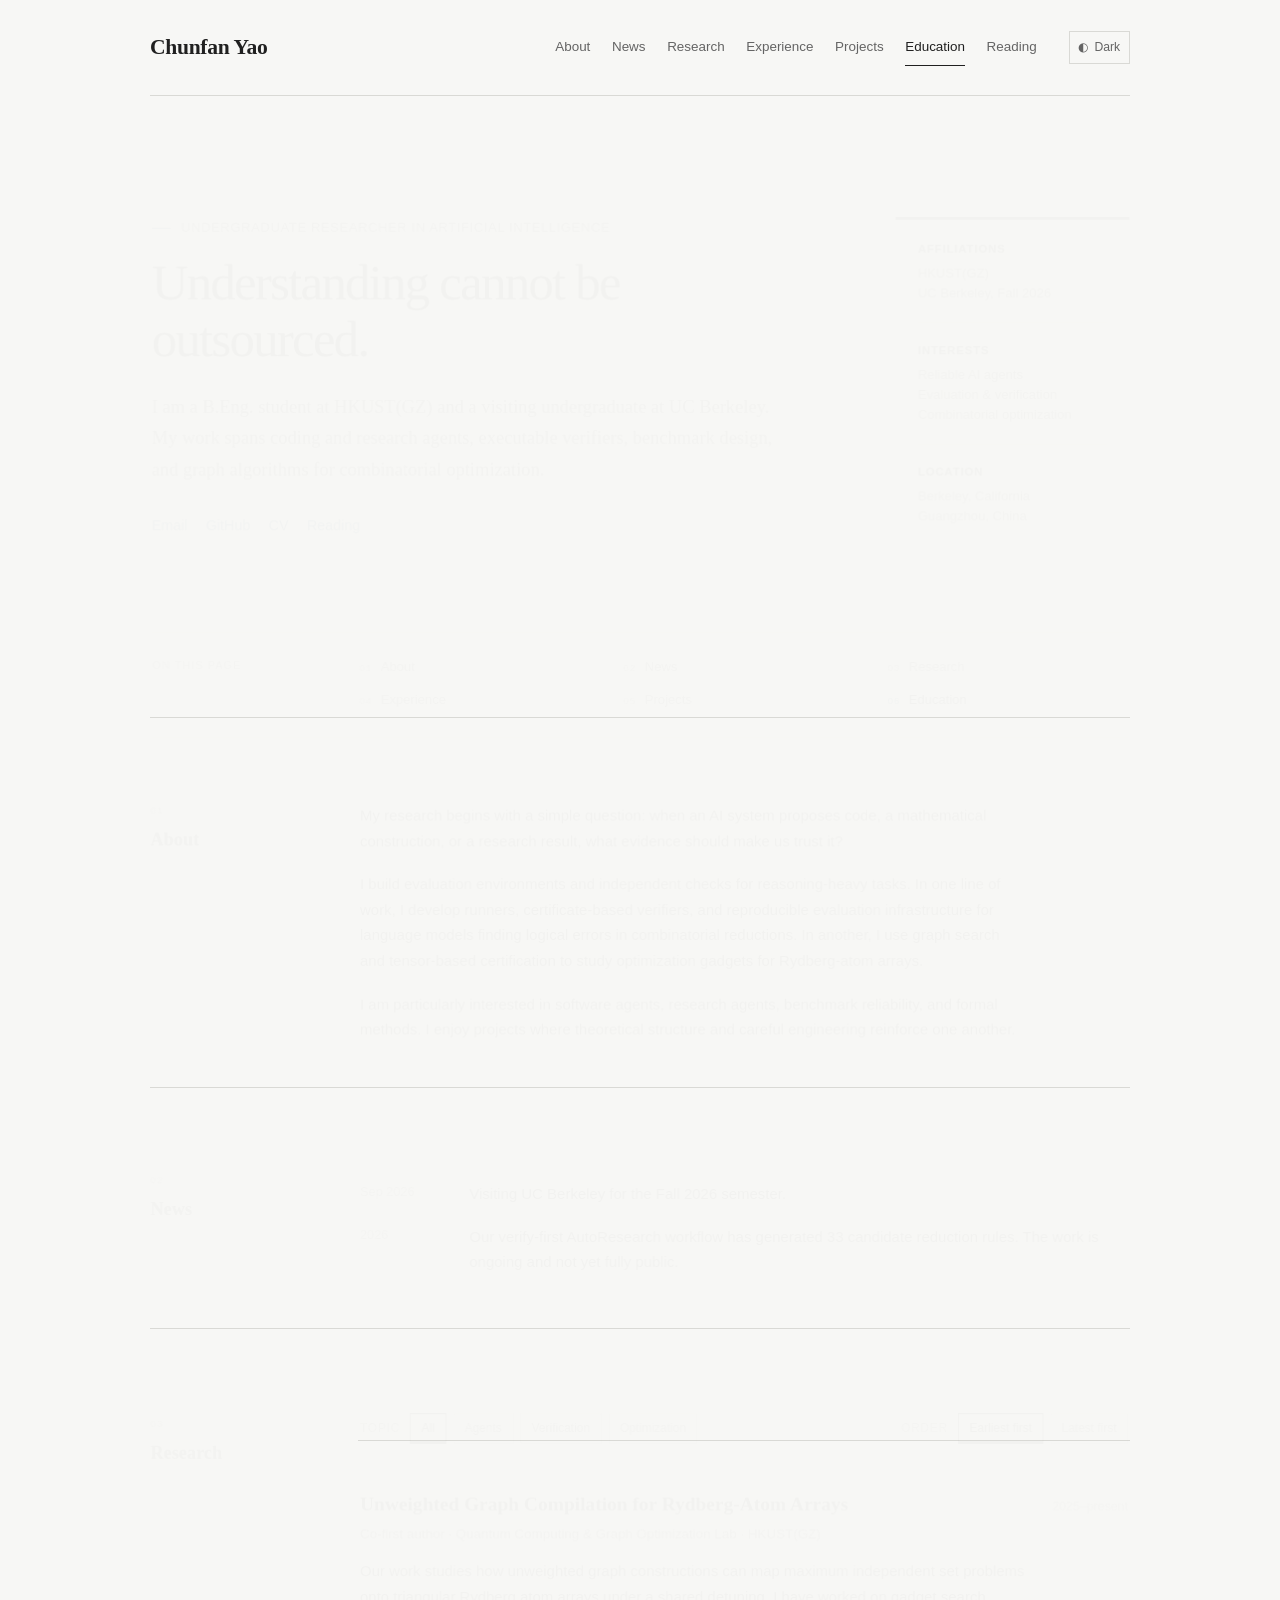
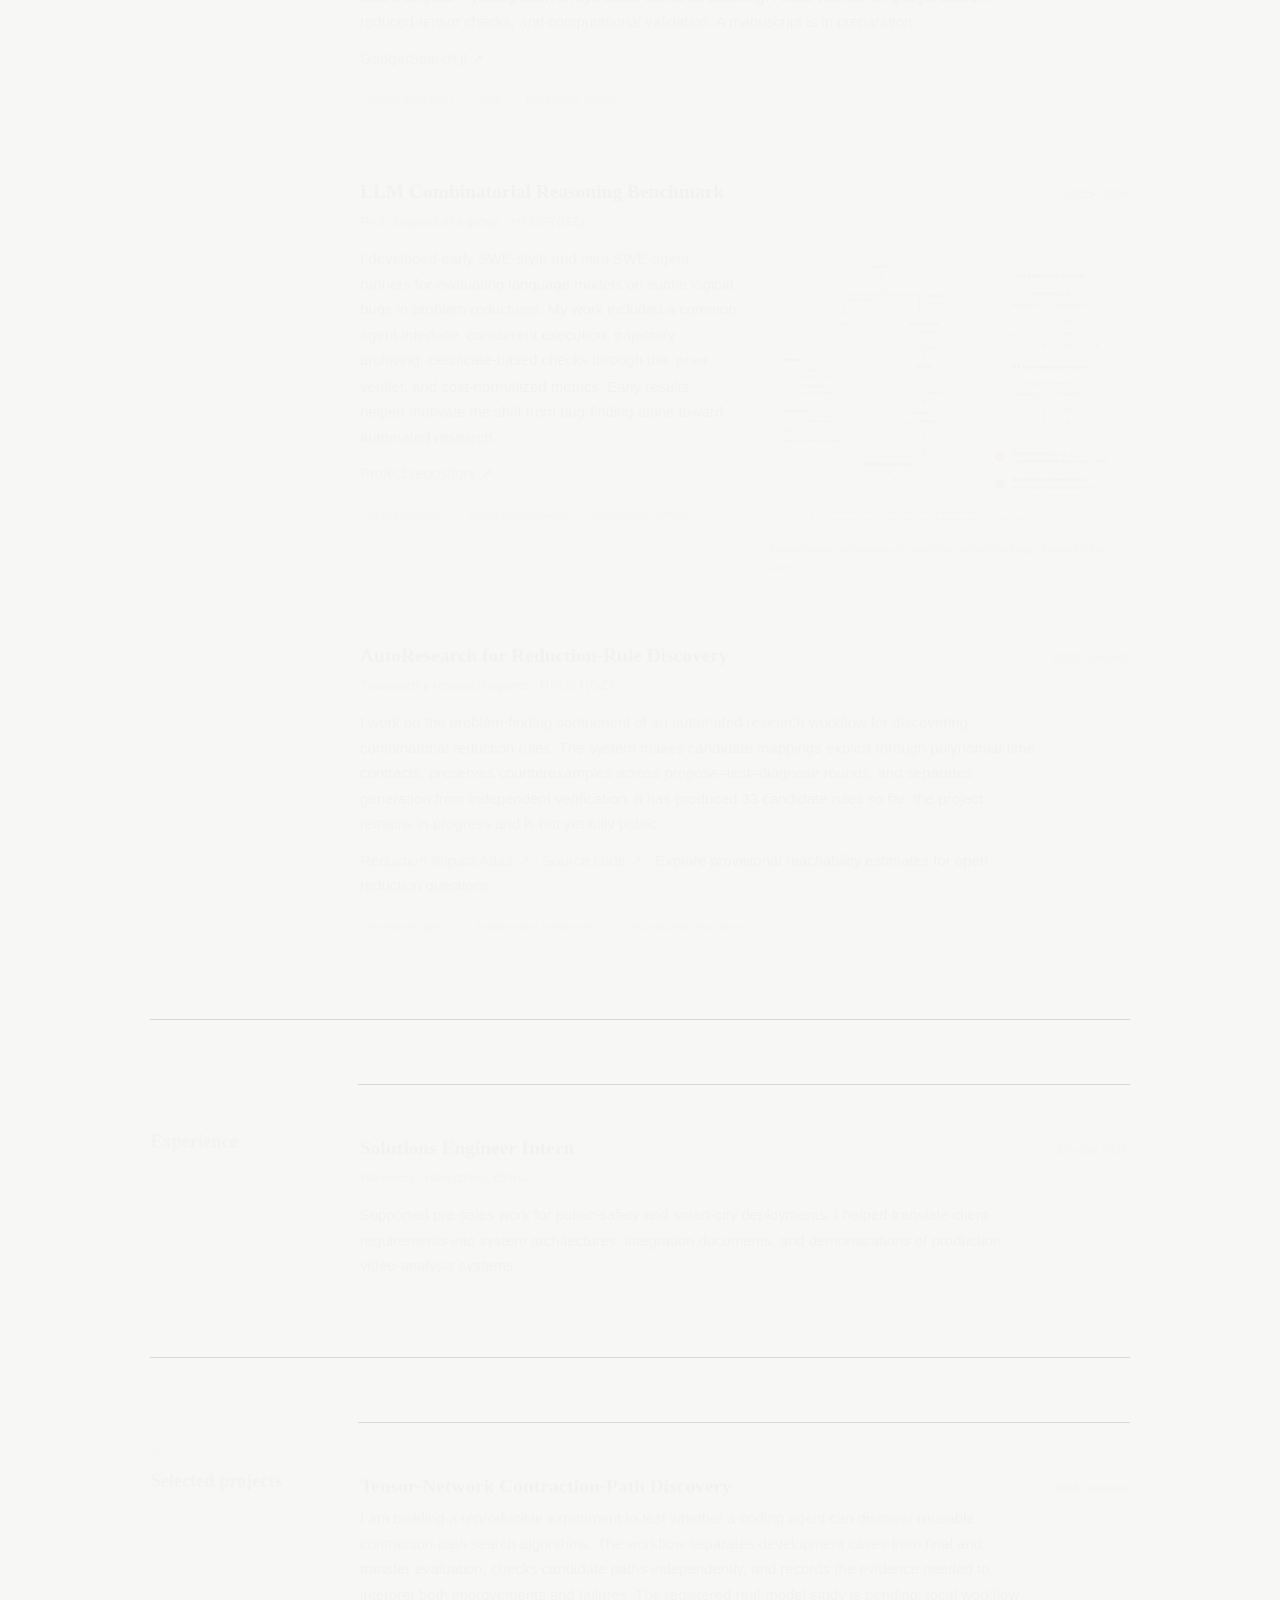
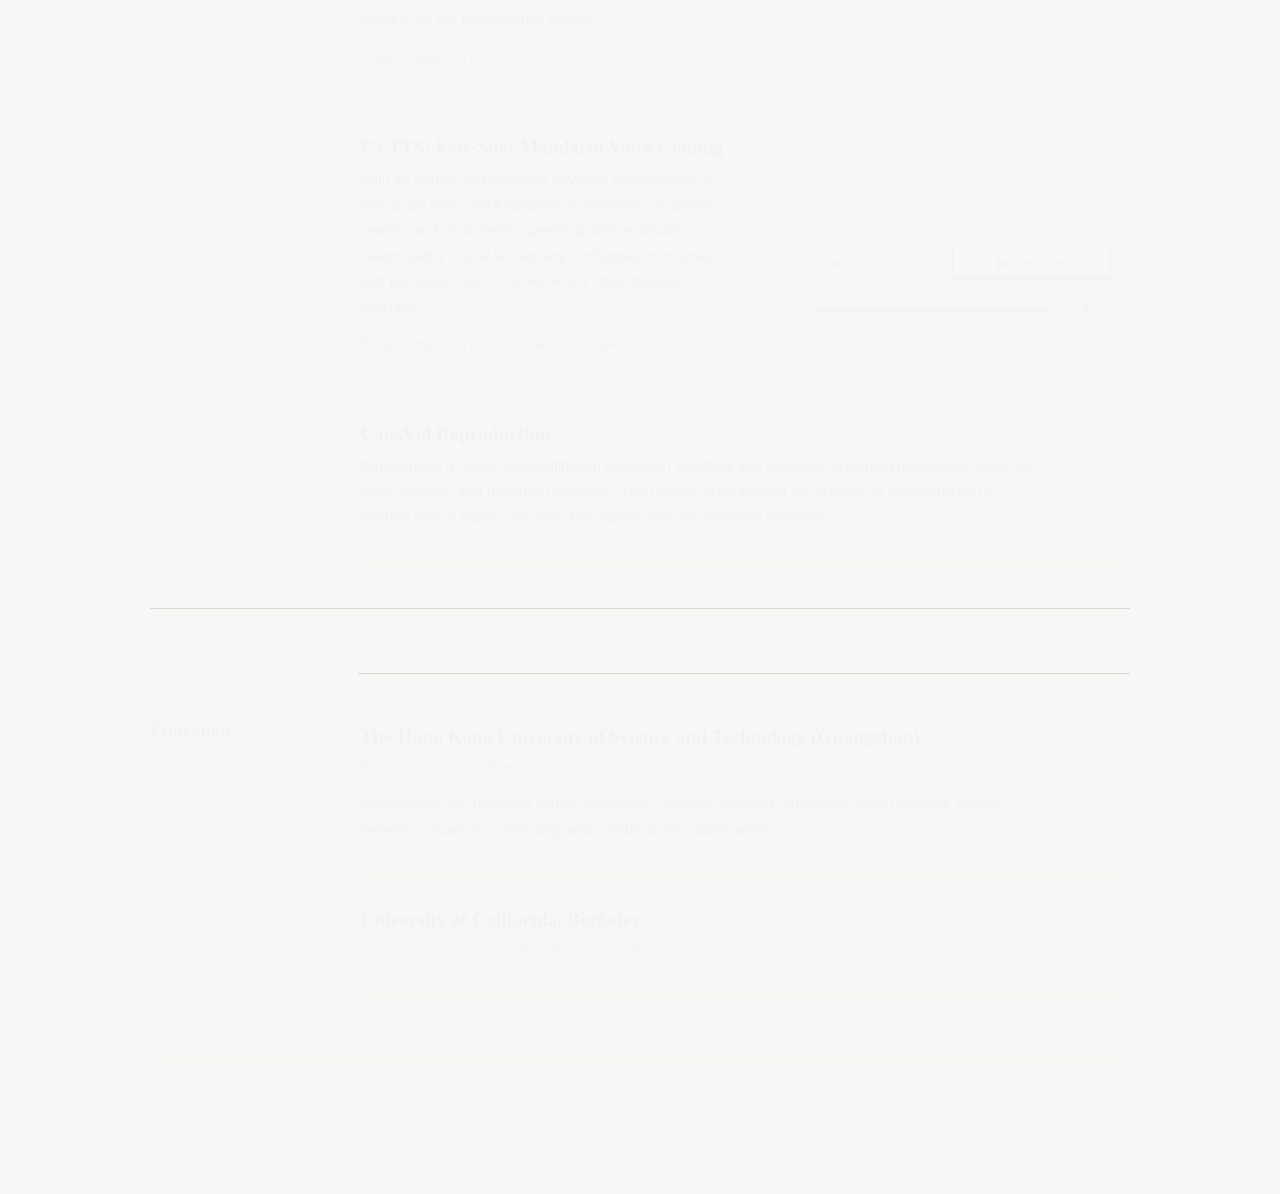
<file: index.html>
<!doctype html>
<html lang="en">
<head>
  <meta charset="utf-8">
  <meta name="viewport" content="width=device-width, initial-scale=1">
  <meta name="description" content="Chunfan Yao is an undergraduate researcher working on reliable AI agents, executable verification, and combinatorial optimization.">
  <meta name="theme-color" content="#f7f7f5">
  <title>Chunfan Yao</title>
  <link rel="stylesheet" href="style.css?v=20261021-1">
</head>
<body>
  <a class="skip-link" href="#main">Skip to content</a>

  <div class="page">
    <header class="masthead">
      <a class="identity" href="#top" aria-label="Chunfan Yao, home">
        <span class="name">Chunfan Yao</span>
      </a>

      <nav aria-label="Primary navigation">
        <a href="#about">About</a>
        <a href="#news">News</a>
        <a href="#research">Research</a>
        <a href="#experience">Experience</a>
        <a href="#projects">Projects</a>
        <a href="#education">Education</a>
        <a href="reading/">Reading</a>
      </nav>
      <button class="theme-toggle" type="button" aria-label="Switch to dark theme" aria-pressed="false">
        <span aria-hidden="true">◐</span><span class="theme-label">Dark</span>
      </button>
    </header>

    <main id="main">
      <section class="intro" id="top">
        <div class="intro-copy">
          <p class="role">Undergraduate researcher in artificial intelligence</p>
          <h1>Understanding cannot be outsourced.</h1>
          <p class="lede">I am a B.Eng. student at HKUST(GZ) and a visiting undergraduate at UC Berkeley. My work spans coding and research agents, executable verifiers, benchmark design, and graph algorithms for combinatorial optimization.</p>

          <div class="links" aria-label="Contact and profile links">
            <a href="mailto:cfyao_berk@berkeley.edu">Email</a>
            <a href="https://github.com/Ferrari-72" target="_blank" rel="noopener">GitHub</a>
            <a href="resume.pdf" target="_blank" rel="noopener">CV</a>
            <a href="reading/">Reading</a>
          </div>
        </div>

        <aside class="details" aria-label="Current affiliations and interests">
          <div>
            <h2>Affiliations</h2>
            <p>HKUST(GZ)<br>UC Berkeley, Fall 2026</p>
          </div>
          <div>
            <h2>Interests</h2>
            <p>Reliable AI agents<br>Evaluation &amp; verification<br>Combinatorial optimization</p>
          </div>
          <div>
            <h2>Location</h2>
            <p>Berkeley, California<br>Guangzhou, China</p>
          </div>
        </aside>
      </section>

      <nav class="page-index" aria-label="Page contents">
        <p class="page-index-title">On this page</p>
        <div class="page-index-links">
          <a href="#about"><span>01</span>About</a>
          <a href="#news"><span>02</span>News</a>
          <a href="#research"><span>03</span>Research</a>
          <a href="#experience"><span>04</span>Experience</a>
          <a href="#projects"><span>05</span>Projects</a>
          <a href="#education"><span>06</span>Education</a>
        </div>
      </nav>

      <section id="about">
        <div class="section-label"><h2>About</h2></div>
        <div class="section-content prose">
          <p>My research begins with a simple question: when an AI system proposes code, a mathematical construction, or a research result, what evidence should make us trust it?</p>
          <p>I build evaluation environments and independent checks for reasoning-heavy tasks. In one line of work, I develop runners, certificate-based verifiers, and reproducible evaluation infrastructure for language models finding logical errors in combinatorial reductions. In another, I use graph search and tensor-based certification to study optimization gadgets for Rydberg-atom arrays.</p>
          <p>I am particularly interested in software agents, research agents, benchmark reliability, and formal methods. I enjoy projects where theoretical structure and careful engineering reinforce one another.</p>
        </div>
      </section>

      <section id="news">
        <div class="section-label"><h2>News</h2></div>
        <div class="section-content">
          <ol class="news-list">
            <li><time datetime="2026-09">Sep 2026</time><span>Visiting UC Berkeley for the Fall 2026 semester.</span></li>
            <li><time datetime="2026">2026</time><span>Our verify-first AutoResearch workflow has generated 33 candidate reduction rules. The work is ongoing and not yet fully public.</span></li>
          </ol>
        </div>
      </section>

      <section id="research">
        <div class="section-label"><h2>Research</h2></div>
        <div class="section-content">
          <div class="research-tools">
            <div class="research-tool-group" aria-label="Filter research by topic">
              <span>Topic</span>
              <button type="button" data-filter="all" aria-pressed="true">All</button>
              <button type="button" data-filter="agents" aria-pressed="false">Agents</button>
              <button type="button" data-filter="verification" aria-pressed="false">Verification</button>
              <button type="button" data-filter="optimization" aria-pressed="false">Optimization</button>
            </div>
            <div class="research-tool-group" aria-label="Sort research by time">
              <span>Order</span>
              <button type="button" data-research-sort="asc" aria-pressed="true">Earliest first</button>
              <button type="button" data-research-sort="desc" aria-pressed="false">Latest first</button>
            </div>
          </div>
          <div class="entries" id="research-list" aria-live="polite">
          <article class="entry" data-topics="agents verification" data-sequence="3">
            <div class="entry-heading">
              <h3>AutoResearch for Reduction-Rule Discovery</h3>
              <span>2026–present</span>
            </div>
            <p class="meta">Trustworthy research agents · HKUST(GZ)</p>
            <p>I work on the problem-finding component of an automated research workflow for discovering combinatorial reduction rules. The system makes candidate mappings explicit through polynomial-time contracts, preserves counterexamples across propose–test–diagnose rounds, and separates generation from independent verification. It has produced 33 candidate rules so far; the project remains in progress and is not yet fully public.</p>
            <p><a class="inline-link" href="https://ferrari-72.github.io/reduction-impact-atlas/?v=2cd3712e" target="_blank" rel="noopener">Reduction Impact Atlas ↗</a> <span aria-hidden="true">·</span> <a class="inline-link" href="https://github.com/Ferrari-72/Ferrari-72.github.io/tree/main/reduction-impact-atlas/source" target="_blank" rel="noopener">Source code ↗</a> · Explore provisional reachability estimates for open reduction questions.</p>
            <ul class="tags" aria-label="Topics"><li>Research agents</li><li>Independent verification</li><li>Combinatorial reductions</li></ul>
          </article>

          <article class="entry" data-topics="agents verification" data-sequence="2">
            <div class="entry-heading">
              <h3>LLM Combinatorial Reasoning Benchmark</h3>
              <span>2025–2026</span>
            </div>
            <p class="meta">Prof. Jinguo Liu's group · HKUST(GZ)</p>
            <div class="entry-layout">
              <div class="entry-copy">
                <p>I developed early SWE-style and mini-SWE-agent runners for evaluating language models on subtle logical bugs in problem reductions. My work included a common agent interface, concurrent execution, trajectory archiving, certificate-based checks through the <code>pred</code> verifier, and cost-normalized metrics. Early results helped motivate the shift from bug-finding alone toward automated research.</p>
                <p><a class="inline-link" href="https://github.com/CodingThrust/problem-reductions-benchmark" target="_blank" rel="noopener">Project repository ↗</a></p>
                <ul class="tags" aria-label="Topics"><li>LLM evaluation</li><li>Agent environments</li><li>Executable verifiers</li></ul>
              </div>
              <figure class="project-visual">
                <a href="assets/projects/benchmark-verification.png" target="_blank" rel="noopener" aria-label="Open the benchmark verification diagram at full size">
                  <img src="assets/projects/benchmark-verification.png" width="1400" height="1120" loading="lazy" decoding="async" alt="Diagram showing how direct and reduced solutions are independently compared to identify invalid problem reductions.">
                </a>
                <figcaption>Independent verification of candidate reduction bugs. Open for full size.</figcaption>
              </figure>
            </div>
          </article>

          <article class="entry" data-topics="verification optimization" data-sequence="1">
            <div class="entry-heading">
              <h3>Unweighted Graph Compilation for Rydberg-Atom Arrays</h3>
              <span>2025–present</span>
            </div>
            <p class="meta">Co-first author · Quantum Computing &amp; Graph Optimization Lab · HKUST(GZ)</p>
            <p>Our work studies how unweighted graph constructions can map maximum independent set problems onto triangular Rydberg atom arrays under a shared detuning. I have worked on gadget search, reduced-tensor checks, and computational validation. A manuscript is in preparation.</p>
            <p><a class="inline-link" href="https://github.com/isPANN/GadgetSearch.jl" target="_blank" rel="noopener">GadgetSearch.jl ↗</a></p>
            <ul class="tags" aria-label="Topics"><li>Graph algorithms</li><li>Julia</li><li>Exhaustive search</li></ul>
          </article>

          </div>
        </div>
      </section>

      <section id="experience">
        <div class="section-label"><h2>Experience</h2></div>
        <div class="section-content entries compact">
          <article class="entry">
            <div class="entry-heading">
              <h3>Solutions Engineer Intern</h3>
              <span>Jun–Jul 2026</span>
            </div>
            <p class="meta">Hikvision · Hangzhou, China</p>
            <p>Supported pre-sales work for public-safety and smart-city deployments. I helped translate client requirements into system architectures, integration documents, and demonstrations of production video-analysis systems.</p>
          </article>
        </div>
      </section>

      <section id="projects">
        <div class="section-label"><h2>Selected projects</h2></div>
        <div class="section-content entries compact">
          <article class="entry">
            <div class="entry-heading"><h3>Tensor-Network Contraction-Path Discovery</h3><span>2026–present</span></div>
            <p>I am building a reproducible experiment to test whether a coding agent can discover reusable contraction-path search algorithms. The workflow separates development cases from final and transfer evaluation, checks candidate paths independently, and records the evidence needed to interpret both improvements and failures. The registered real-model study is pending; local workflow checks are not performance results.</p>
            <p><a class="inline-link" href="https://github.com/Ferrari-72/agent-for-R" target="_blank" rel="noopener">Project repository ↗</a></p>
          </article>
          <article class="entry">
            <div class="entry-heading"><h3>F5-TTS: Few-Shot Mandarin Voice Cloning</h3><span>2025</span></div>
            <div class="entry-layout entry-layout--audio">
              <div class="entry-copy">
                <p>Built an end-to-end workflow covering transcription of 220 audio files, LoRA adaptation, inference-parameter search, and multi-metric speech-quality evaluation. Diagnosed a critical vocabulary-configuration mismatch and packaged batch inference in a small desktop interface.</p>
                <p><a class="inline-link" href="https://github.com/Ferrari-72/F5TTS-Child-Voice-Finetune" target="_blank" rel="noopener">Project repository ↗</a> <span aria-hidden="true">·</span> <a class="inline-link" href="https://ferrari-72.github.io/F5TTS-Child-Voice-Finetune/" target="_blank" rel="noopener">Full audio comparison ↗</a></p>
              </div>
              <div class="audio-demo" data-audio-switcher>
                <div class="audio-demo-label">
                  <span data-audio-status>Synthetic comparison · fine-tuned</span>
                  <strong lang="zh-CN">“好久不见，最近怎么样？”</strong>
                </div>
                <div class="audio-variant-switch" role="group" aria-label="Choose and play an F5-TTS model sample">
                  <button type="button" data-audio-src="assets/audio/f5tts-pretrained-demo.wav" data-audio-name="Pretrained" aria-pressed="false">▶ Pretrained</button>
                  <button type="button" data-audio-src="assets/audio/f5tts-mandarin-demo.wav" data-audio-name="Fine-tuned" aria-pressed="true">▶ Fine-tuned</button>
                </div>
                <audio controls preload="metadata" aria-label="F5-TTS synthesized Mandarin speech sample">
                  <source src="assets/audio/f5tts-mandarin-demo.wav" type="audio/wav">
                  Your browser does not support embedded audio.
                </audio>
              </div>
            </div>
          </article>
          <article class="entry">
            <div class="entry-heading"><h3>CausVid Reproduction</h3><span>2025</span></div>
            <p>Reproduced a causal video-diffusion distillation workflow and explored streaming generation, video-to-video transfer, and dynamic prompting. The project strengthened my practice of reconstructing a method from a paper, checking key claims, and documenting limitations.</p>
          </article>
        </div>
      </section>

      <section id="education">
        <div class="section-label"><h2>Education</h2></div>
        <div class="section-content entries compact">
          <article class="entry">
            <div class="entry-heading">
              <h3>The Hong Kong University of Science and Technology (Guangzhou)</h3>
              <span>2024–present</span>
            </div>
            <p class="meta">B.Eng. in Artificial Intelligence · Guangzhou, China</p>
            <p>Coursework and research across algorithms, machine learning, probability, linear algebra, neural networks, quantum computing, and combinatorial optimization.</p>
          </article>
          <article class="entry">
            <div class="entry-heading">
              <h3>University of California, Berkeley</h3>
              <span>Fall 2026</span>
            </div>
            <p class="meta">Visiting undergraduate student · Berkeley, California</p>
          </article>
        </div>
      </section>
    </main>

    <footer>
      <p>© 2026 Chunfan Yao.</p>
      <p>Last updated October 2026.</p>
    </footer>
  </div>
  <button class="back-to-top" type="button" aria-label="Back to top">↑</button>
  <script src="script.js?v=20261008-3"></script>
</body>
</html>
</file>
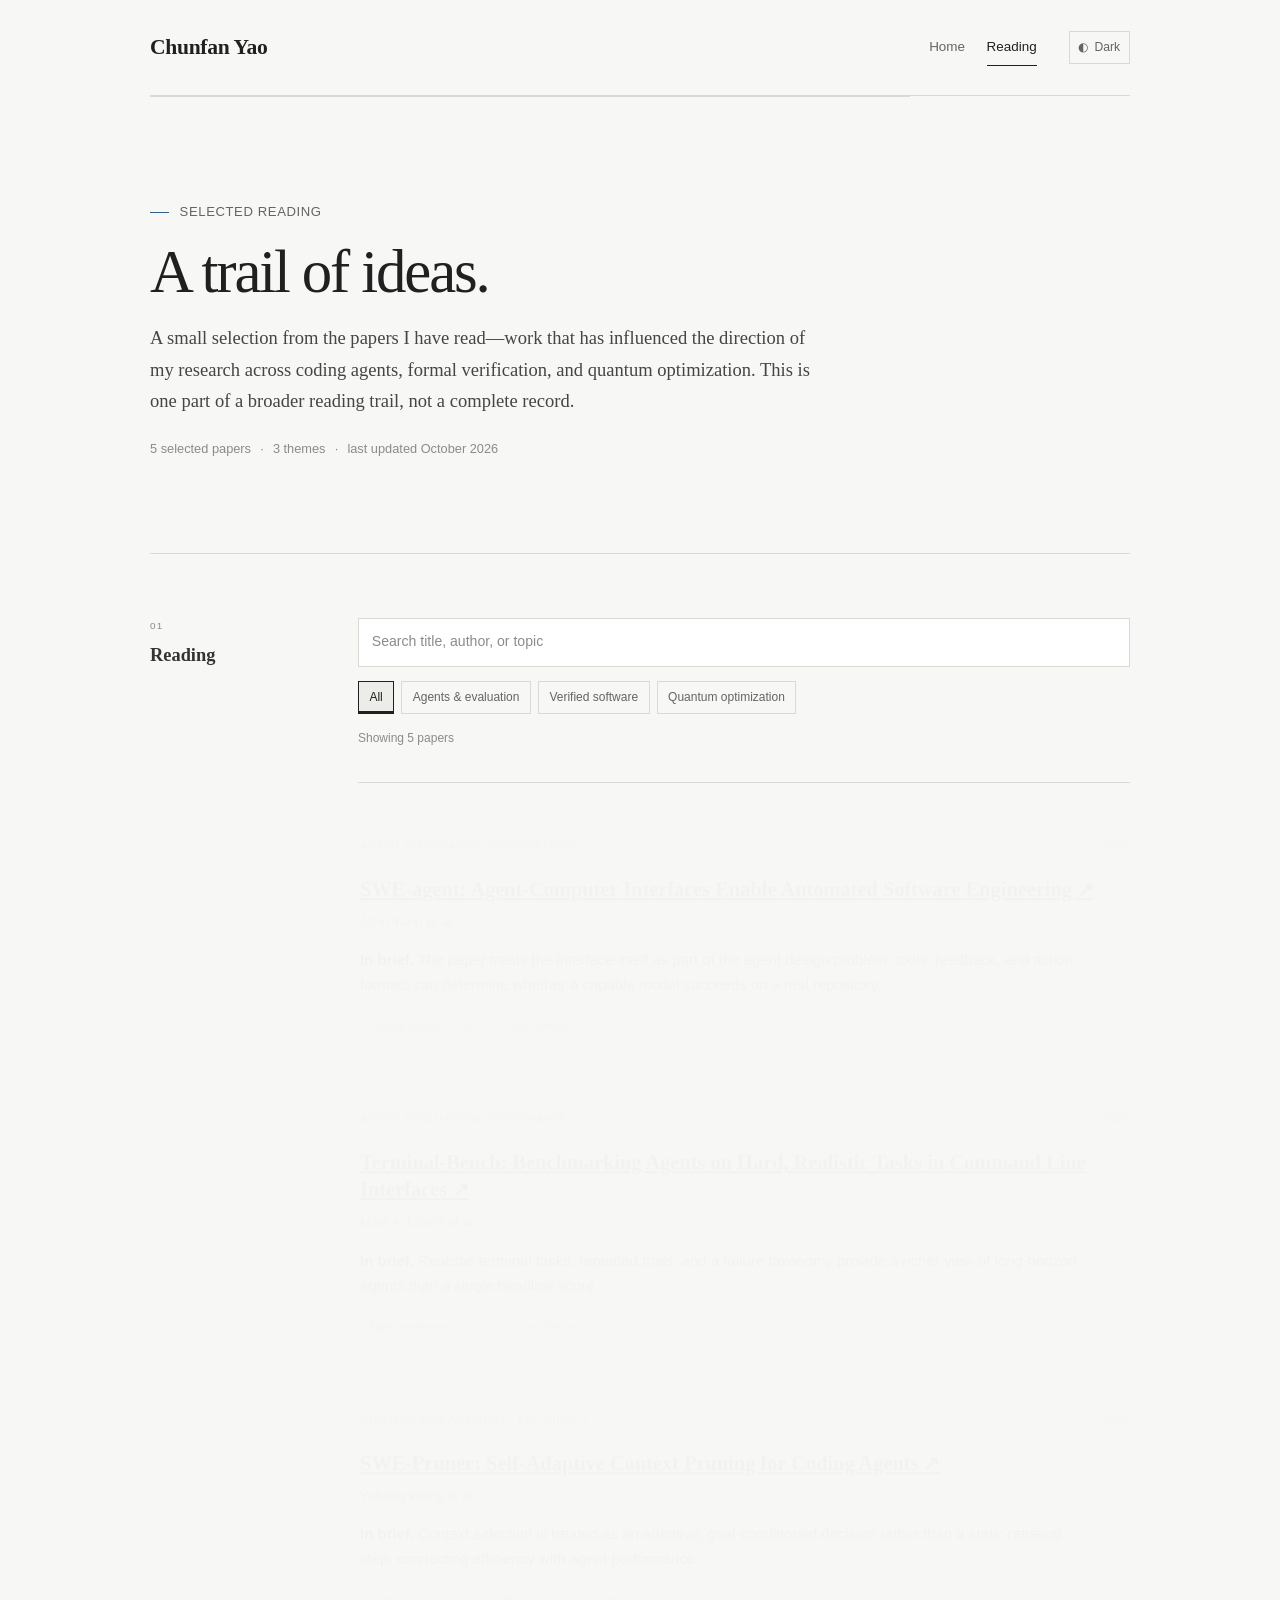
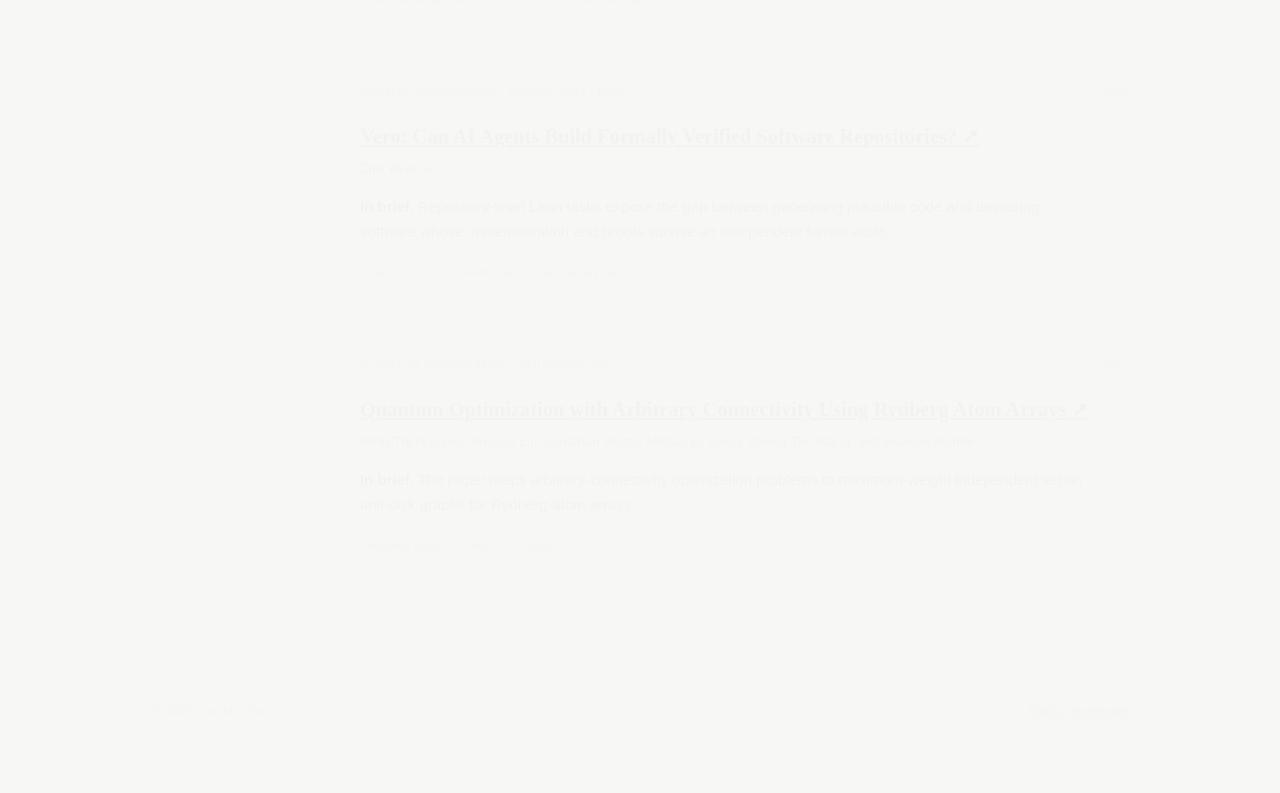
<file: reading/index.html>
<!doctype html>
<html lang="en">
<head>
  <meta charset="utf-8">
  <meta name="viewport" content="width=device-width, initial-scale=1">
  <meta name="description" content="A selected part of Chunfan Yao's reading trail across coding agents, formal verification, and quantum optimization.">
  <meta name="theme-color" content="#f7f7f5">
  <title>Reading — Chunfan Yao</title>
  <link rel="stylesheet" href="../style.css">
</head>
<body>
  <a class="skip-link" href="#main">Skip to content</a>

  <div class="page reading-page" id="top">
    <header class="masthead">
      <a class="identity" href="../" aria-label="Chunfan Yao, home">
        <span class="name">Chunfan Yao</span>
      </a>

      <nav aria-label="Reading navigation">
        <a href="../">Home</a>
        <a href="#papers" aria-current="page">Reading</a>
      </nav>
      <button class="theme-toggle" type="button" aria-label="Switch to dark theme" aria-pressed="false">
        <span aria-hidden="true">◐</span><span class="theme-label">Dark</span>
      </button>
    </header>

    <main id="main">
      <section class="reading-intro">
        <p class="role">Selected reading</p>
        <h1>A trail of ideas.</h1>
        <p class="lede">A small selection from the papers I have read—work that has influenced the direction of my research across coding agents, formal verification, and quantum optimization. This is one part of a broader reading trail, not a complete record.</p>
        <p class="reading-summary">5 selected papers <span aria-hidden="true">·</span> 3 themes <span aria-hidden="true">·</span> last updated October 2026</p>
      </section>

      <section class="reading-library" id="papers" aria-labelledby="papers-title">
        <div class="section-label"><h2 id="papers-title">Reading</h2></div>
        <div class="section-content">
          <div class="reading-controls">
            <label class="paper-search">
              <span class="sr-only">Search papers</span>
              <input id="paper-search" type="search" placeholder="Search title, author, or topic" autocomplete="off">
            </label>
            <div class="reading-filters" aria-label="Filter papers by topic">
              <button type="button" data-paper-filter="all" aria-pressed="true">All</button>
              <button type="button" data-paper-filter="agents" aria-pressed="false">Agents &amp; evaluation</button>
              <button type="button" data-paper-filter="verification" aria-pressed="false">Verified software</button>
              <button type="button" data-paper-filter="quantum" aria-pressed="false">Quantum optimization</button>
            </div>
            <p class="result-count" id="paper-count" aria-live="polite">Showing 5 papers</p>
          </div>

          <div class="paper-list" id="paper-list">
            <article class="paper-item" data-paper-category="agents">
              <div class="paper-topline">
                <p class="paper-status">Agent interfaces · Foundations</p>
                <time datetime="2024">2024</time>
              </div>
              <h3><a href="https://arxiv.org/abs/2405.15793" target="_blank" rel="noopener">SWE-agent: Agent-Computer Interfaces Enable Automated Software Engineering ↗</a></h3>
              <p class="paper-authors">John Yang et al.</p>
              <p class="paper-note"><strong>In brief.</strong> The paper treats the interface itself as part of the agent design problem: tools, feedback, and action formats can determine whether a capable model succeeds on a real repository.</p>
              <ul class="tags" aria-label="Topics"><li>Coding agents</li><li>ACI</li><li>SWE-bench</li></ul>
            </article>

            <article class="paper-item" data-paper-category="agents">
              <div class="paper-topline">
                <p class="paper-status">Agent evaluation · Benchmark</p>
                <time datetime="2026">2026</time>
              </div>
              <h3><a href="https://arxiv.org/abs/2601.11868" target="_blank" rel="noopener">Terminal-Bench: Benchmarking Agents on Hard, Realistic Tasks in Command Line Interfaces ↗</a></h3>
              <p class="paper-authors">Mike A. Merrill et al.</p>
              <p class="paper-note"><strong>In brief.</strong> Realistic terminal tasks, repeated trials, and a failure taxonomy provide a richer view of long-horizon agents than a single headline score.</p>
              <ul class="tags" aria-label="Topics"><li>Agent evaluation</li><li>CLI</li><li>Long horizon</li></ul>
            </article>

            <article class="paper-item" data-paper-category="agents">
              <div class="paper-topline">
                <p class="paper-status">Context management · Efficiency</p>
                <time datetime="2026">2026</time>
              </div>
              <h3><a href="https://arxiv.org/abs/2601.16746" target="_blank" rel="noopener">SWE-Pruner: Self-Adaptive Context Pruning for Coding Agents ↗</a></h3>
              <p class="paper-authors">Yuhang Wang et al.</p>
              <p class="paper-note"><strong>In brief.</strong> Context selection is treated as an adaptive, goal-conditioned decision rather than a static retrieval step, connecting efficiency with agent performance.</p>
              <ul class="tags" aria-label="Topics"><li>Context management</li><li>Efficiency</li><li>Code retrieval</li></ul>
            </article>

            <article class="paper-item" data-paper-category="verification">
              <div class="paper-topline">
                <p class="paper-status">Formal verification · Repository level</p>
                <time datetime="2026">2026</time>
              </div>
              <h3><a href="https://arxiv.org/abs/2608.13522" target="_blank" rel="noopener">Vero: Can AI Agents Build Formally Verified Software Repositories? ↗</a></h3>
              <p class="paper-authors">Zhe Ye et al.</p>
              <p class="paper-note"><strong>In brief.</strong> Repository-level Lean tasks expose the gap between generating plausible code and delivering software whose implementation and proofs survive an independent formal audit.</p>
              <ul class="tags" aria-label="Topics"><li>Lean 4</li><li>Formal verification</li><li>Benchmark audit</li></ul>
            </article>

            <article class="paper-item" data-paper-category="quantum">
              <div class="paper-topline">
                <p class="paper-status">Quantum optimization · Foundations</p>
                <time datetime="2023">2023</time>
              </div>
              <h3><a href="https://doi.org/10.1103/PRXQuantum.4.010316" target="_blank" rel="noopener">Quantum Optimization with Arbitrary Connectivity Using Rydberg Atom Arrays ↗</a></h3>
              <p class="paper-authors">Minh-Thi Nguyen, Jin-Guo Liu, Jonathan Wurtz, Mikhail D. Lukin, Sheng-Tao Wang, and Hannes Pichler</p>
              <p class="paper-note"><strong>In brief.</strong> The paper maps arbitrary-connectivity optimization problems to maximum-weight independent set on unit-disk graphs for Rydberg-atom arrays.</p>
              <ul class="tags" aria-label="Topics"><li>Rydberg arrays</li><li>MWIS</li><li>QUBO</li></ul>
            </article>
          </div>

          <p class="paper-empty" id="paper-empty" hidden>No papers match this search.</p>
        </div>
      </section>
    </main>

    <footer>
      <p>© 2026 Chunfan Yao.</p>
      <p><a href="../">Back to homepage</a></p>
    </footer>
  </div>
  <button class="back-to-top" type="button" aria-label="Back to top">↑</button>
  <script src="../script.js"></script>
  <script src="reading.js"></script>
</body>
</html>
</file>
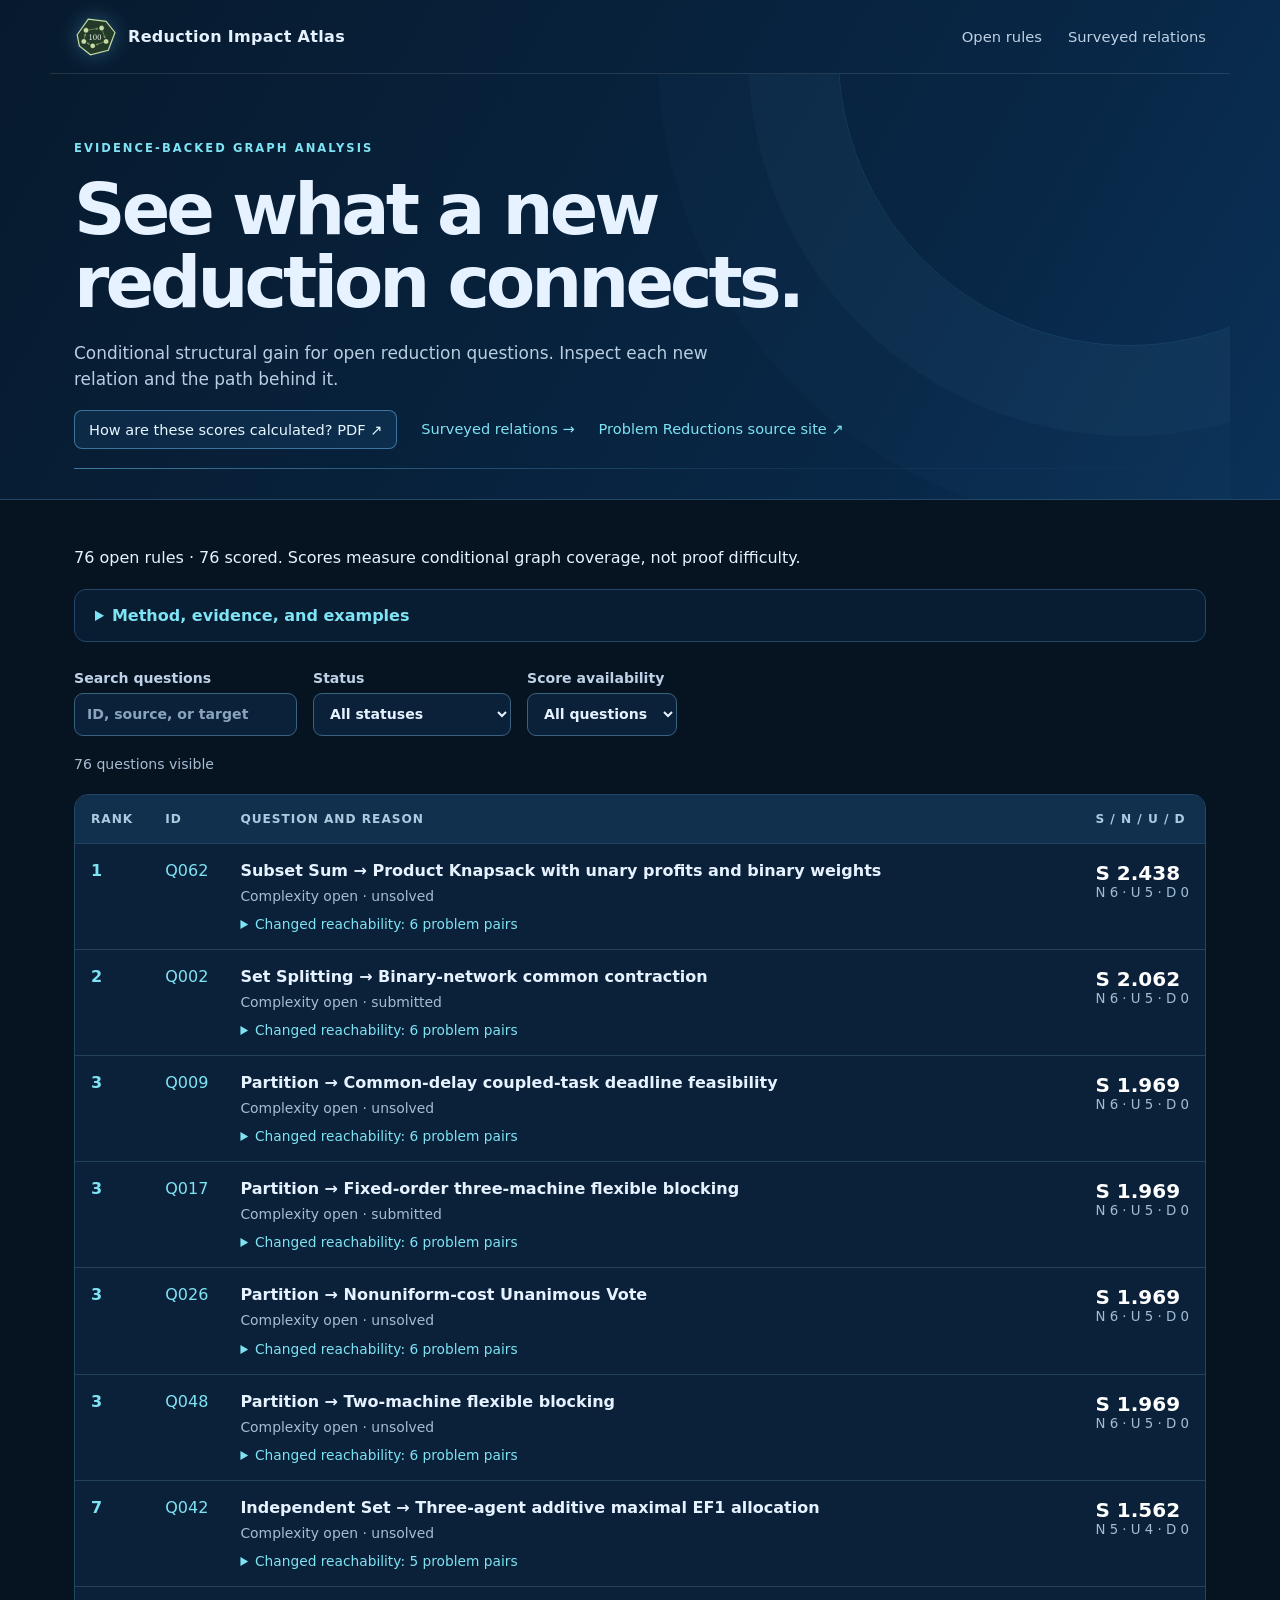
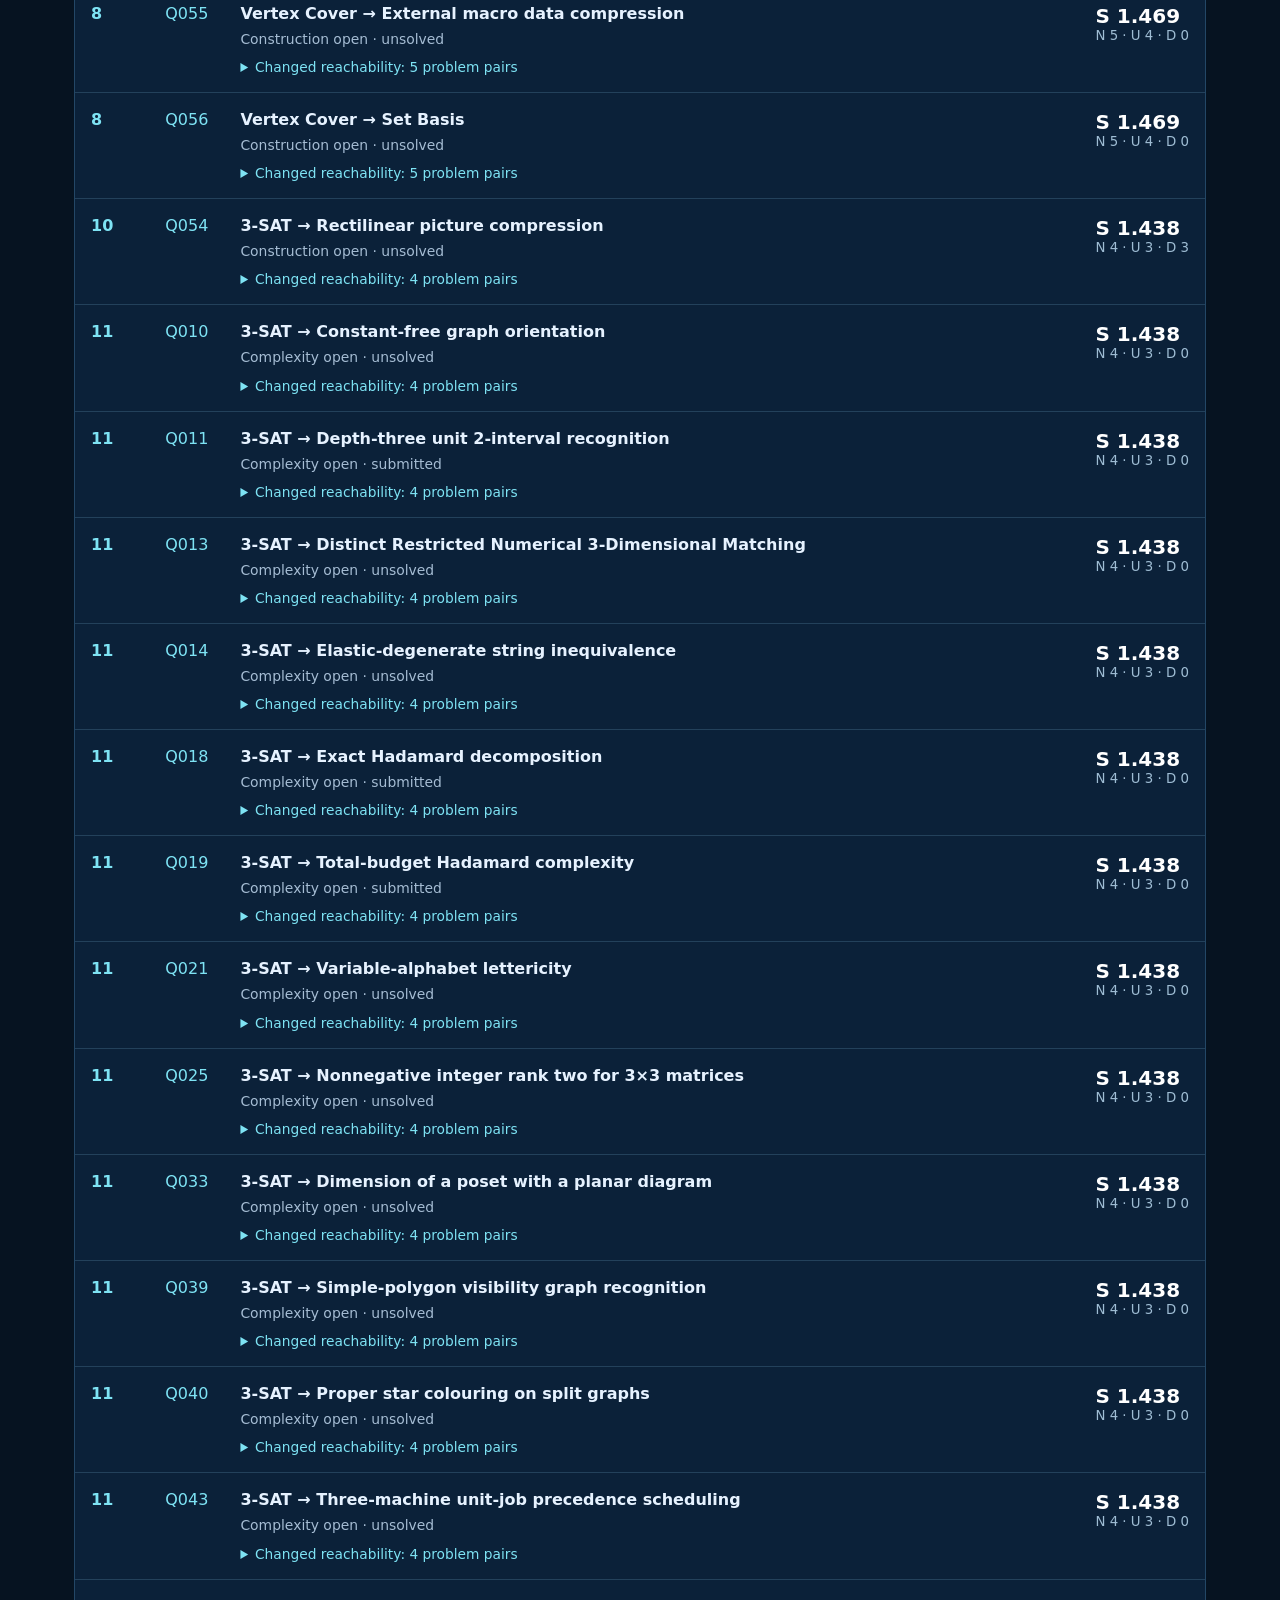
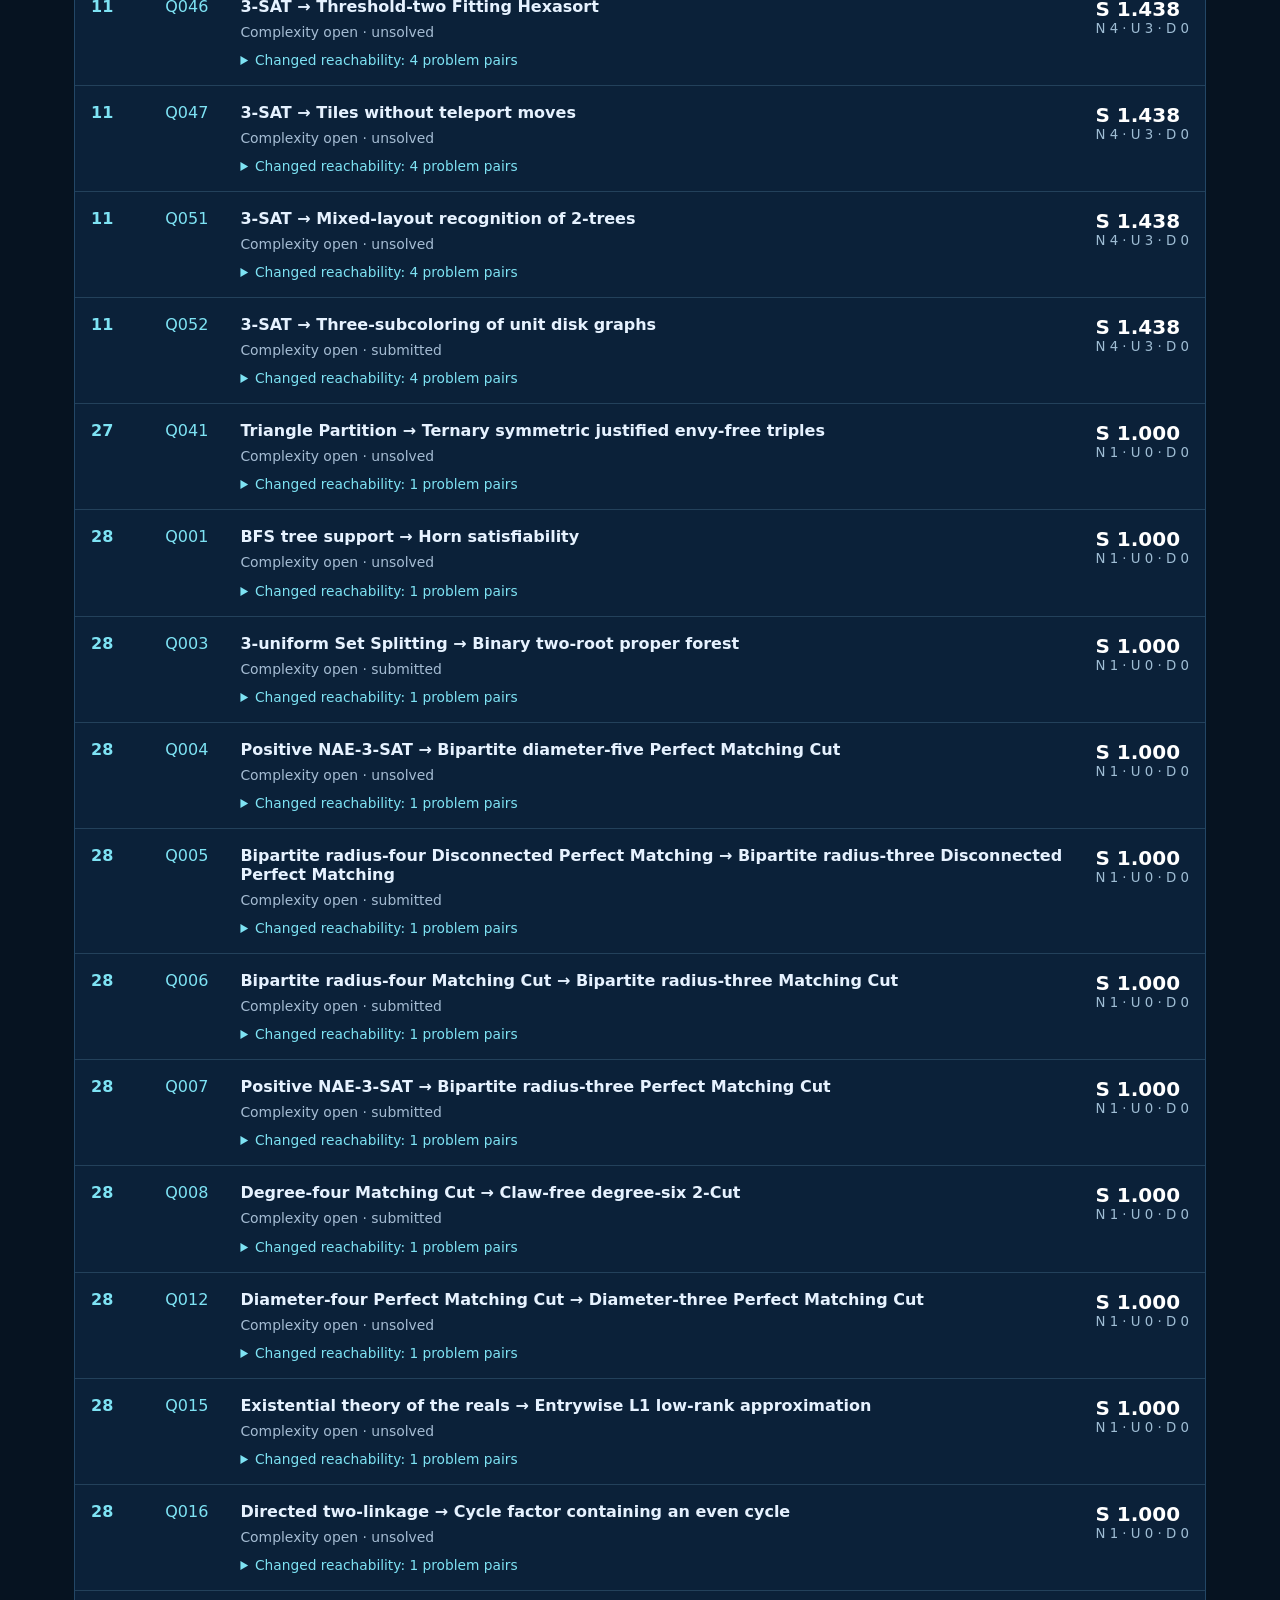
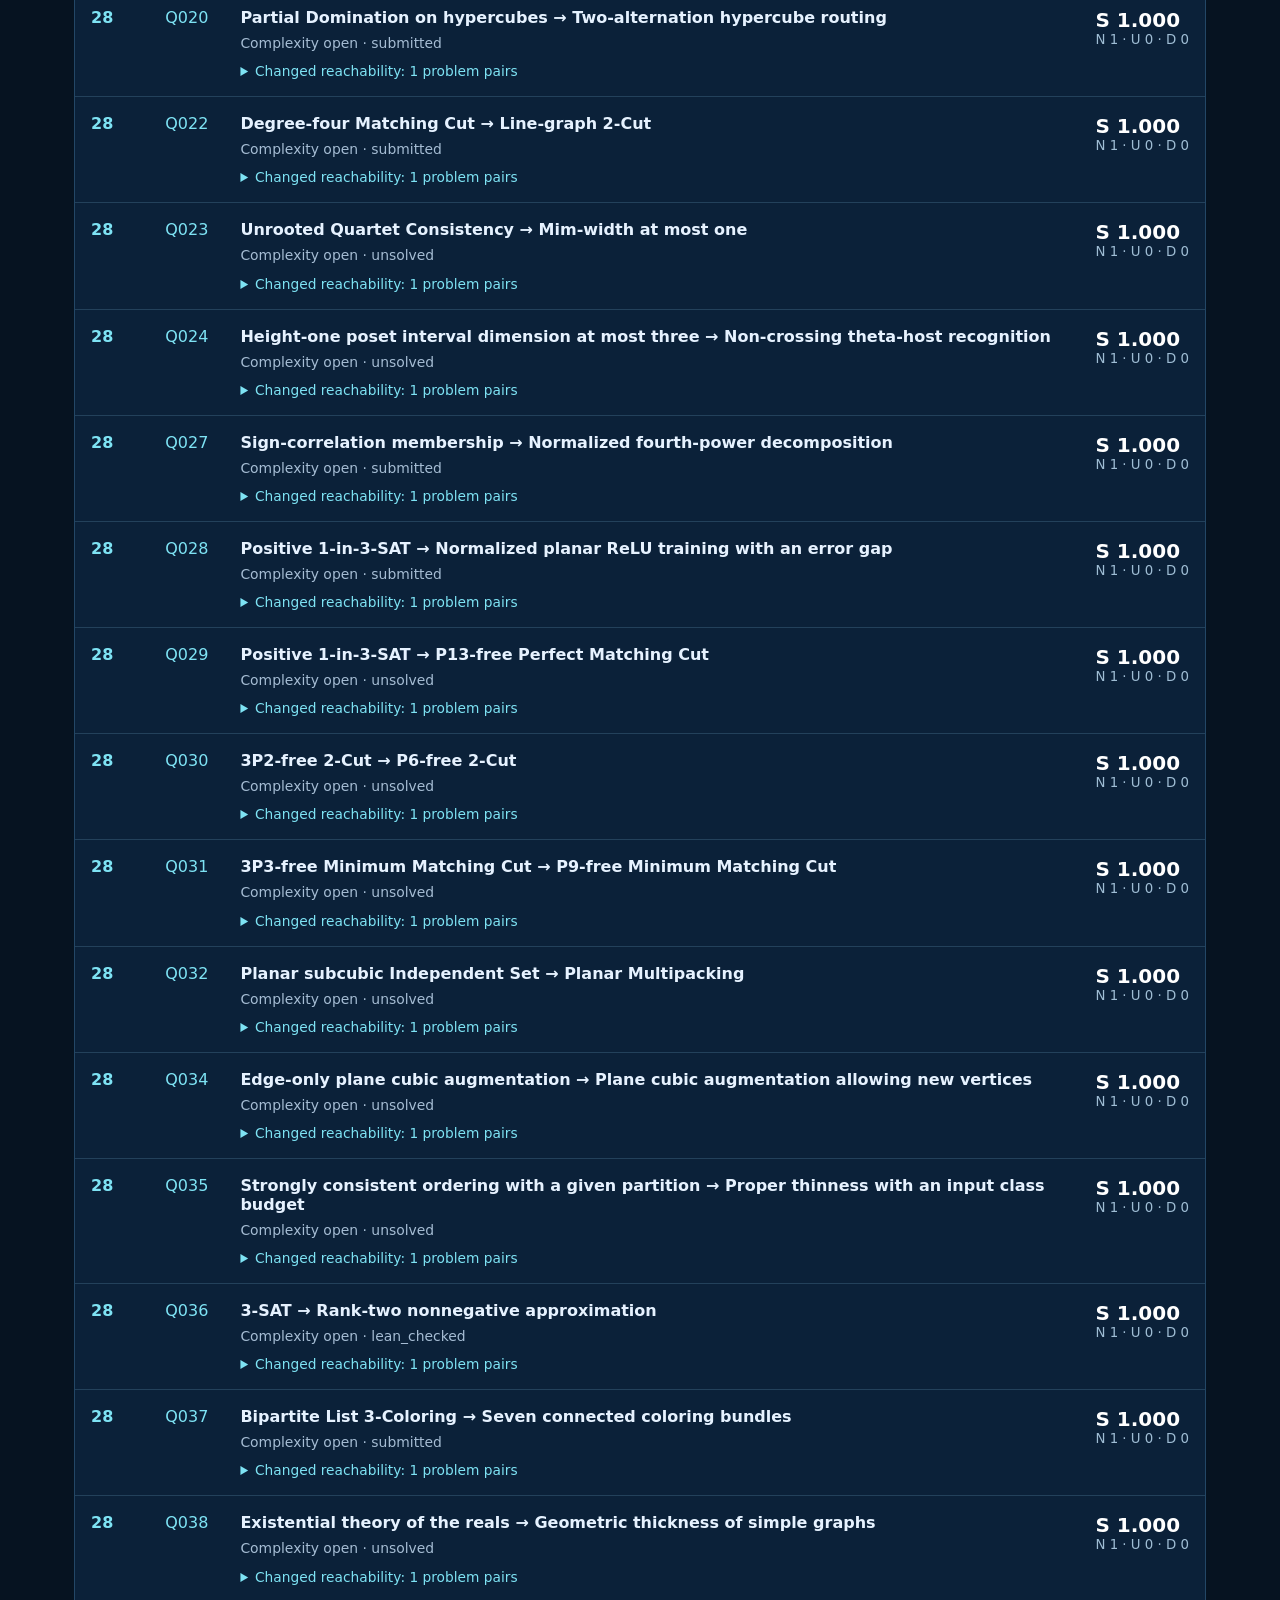
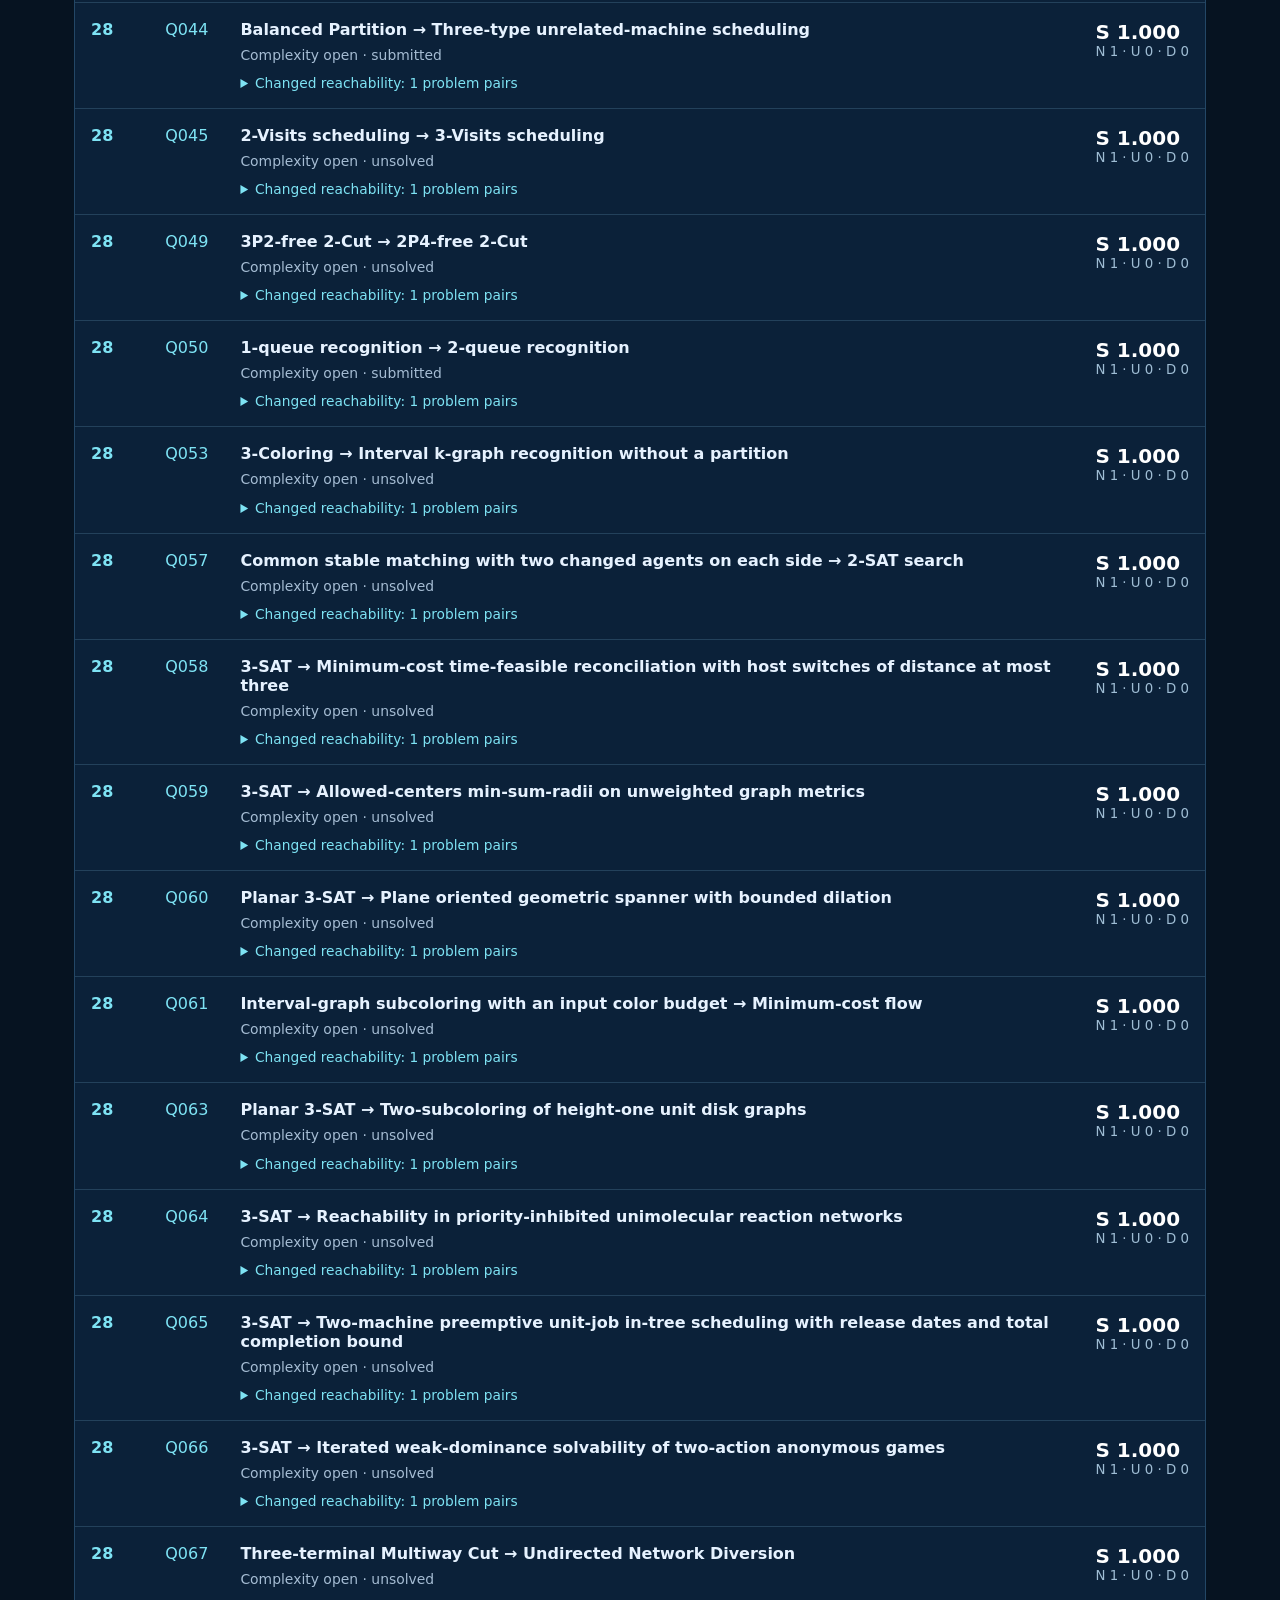
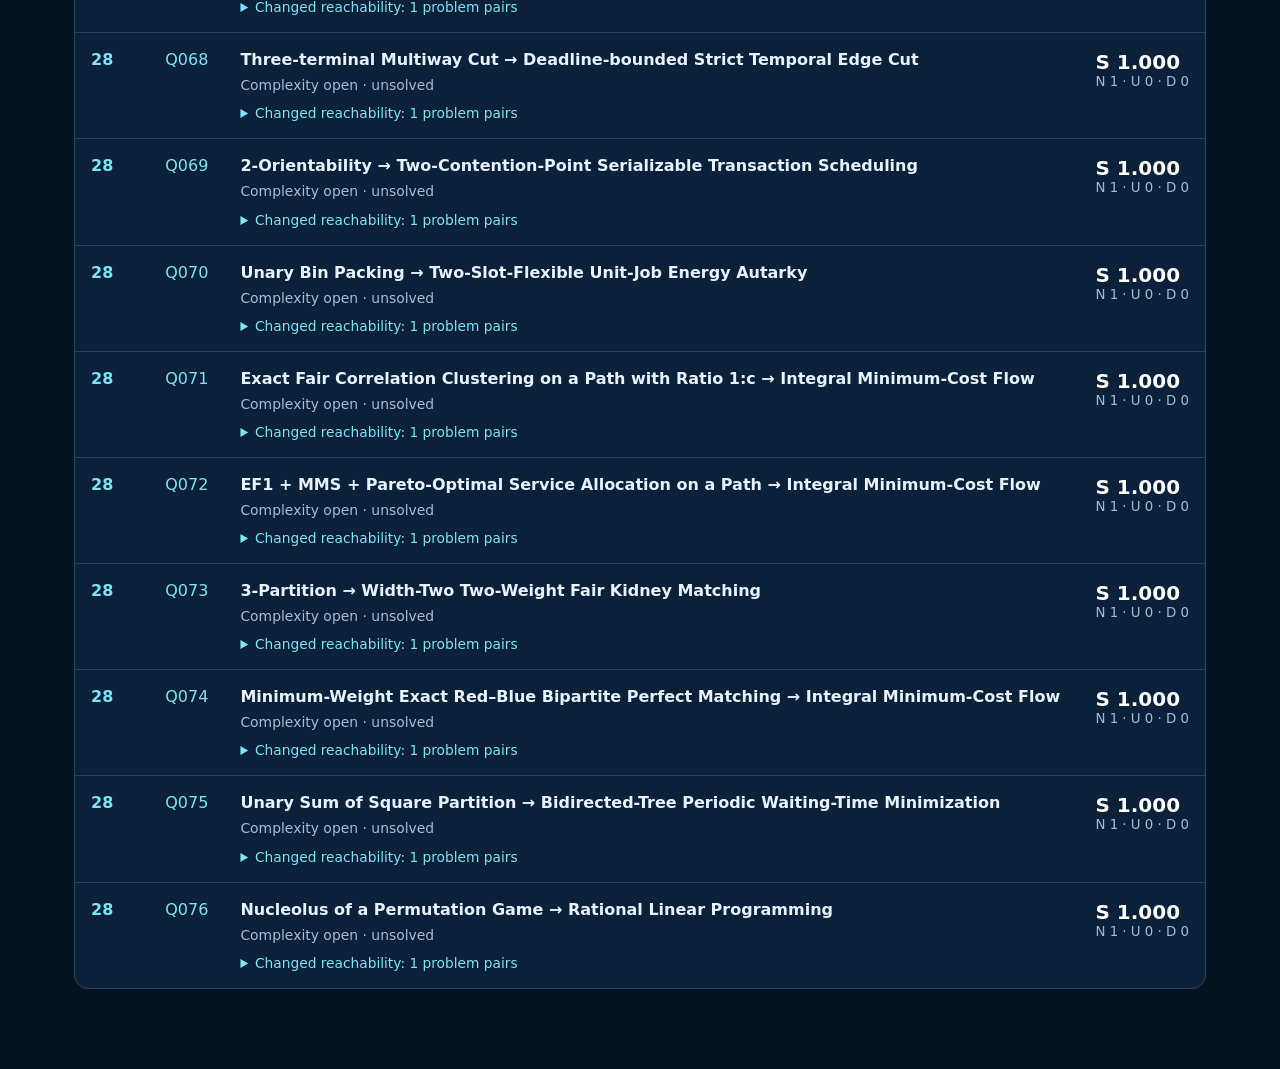
<file: reduction-impact-atlas/index.html>
<!doctype html>
<html lang="en"><head><meta charset="utf-8"><meta name="viewport" content="width=device-width,initial-scale=1">
<title>Reduction question ranking</title>
<style>

:root {font-family: Inter, "Segoe UI", system-ui, sans-serif; color:#e6f2ff; background:#061321;
  --bg:#061321; --surface:#0b2139; --surface-2:#102a47; --line:#234766;
  --ink:#e6f2ff; --muted:#a6bdd4; --blue:#65caff; --cyan:#7ee3f4}
* {box-sizing:border-box}
html {scroll-behavior:smooth}
body {margin:0;background:radial-gradient(circle at 82% 1%,#123c69 0,transparent 24rem),var(--bg)}
a {color:var(--cyan);text-decoration:none} a:hover {text-decoration:underline}
:focus-visible {outline:2px solid var(--cyan);outline-offset:3px}
.site-header {border-bottom:1px solid var(--line);background:linear-gradient(120deg,#071a2d,#082645 70%,#0a3157)}
.topbar,.hero,main {max-width:1180px;margin:auto;padding-left:24px;padding-right:24px}
.topbar {height:74px;display:flex;align-items:center;justify-content:space-between;border-bottom:1px solid #ffffff1c}
.brand {display:flex;align-items:center;gap:12px;color:var(--ink);font-weight:700;letter-spacing:.02em}
.brand:hover {text-decoration:none}.brand-mark {width:42px;height:42px;display:block;filter:drop-shadow(0 0 10px #6acbff50)}
nav {display:flex;gap:26px;font-size:.92rem}nav a {color:#bfd1e3}
.hero {min-height:310px;display:flex;align-items:center;position:relative;isolation:isolate;overflow:hidden;padding-top:54px;padding-bottom:60px}
.hero::before {content:"";position:absolute;z-index:-1;pointer-events:none;width:580px;height:580px;right:-190px;top:-310px;border:1px solid #77c9ff1f;border-radius:50%;box-shadow:0 0 0 90px #77c9ff08,0 0 0 180px #77c9ff05}
.hero::after {content:"";position:absolute;left:24px;right:24px;bottom:30px;height:1px;background:linear-gradient(90deg,#70cbff85,#70cbff19 58%,transparent)}
.eyebrow {color:var(--cyan);font-weight:700;letter-spacing:.18em;font-size:.72rem;text-transform:uppercase}
h1 {font-size:clamp(2.8rem,5.6vw,5rem);line-height:1.02;letter-spacing:-.055em;max-width:900px;margin:16px 0 20px;text-wrap:balance}
.hero p:not(.eyebrow) {color:#b9cee1;max-width:700px;line-height:1.55;margin:0;font-size:1.06rem}
.hero-links {display:flex;flex-wrap:wrap;gap:10px 24px;margin-top:28px;font-size:.91rem}
.hero-links a:first-child {color:#e7f7ff;border:1px solid #6ebff57c;background:#3e9fe51a;border-radius:8px;padding:10px 14px;margin:-10px 0}
main {padding-top:30px;padding-bottom:80px}p {line-height:1.55}
.summary {background:linear-gradient(135deg,#102c49,#0b2037);border:1px solid var(--line);padding:22px 25px;border-radius:16px;box-shadow:0 18px 40px #00000030}
.summary strong {color:#fff}.summary code {overflow-wrap:anywhere;color:#9ec8ff;font-size:.77rem}
.summary p {margin:10px 0;color:#c4d5e7}.summary p:first-child {margin-top:0}.summary p:last-child {margin-bottom:0}
.method-note {margin-top:18px;padding:16px 20px;border:1px solid var(--line);border-radius:12px;background:#091d32;color:#bfd2e4}
.method-note summary {cursor:pointer;color:var(--cyan);font-weight:700}.method-note p {margin:10px 0 0;font-size:.9rem}
#calculation,#pilots {scroll-margin-top:20px}
#calculation h3 {font-size:1.02rem;color:#d7eaff;margin:22px 0 7px}
#calculation code {overflow-wrap:anywhere;color:#9ed8ff}
#calculation ol {padding-left:23px;line-height:1.6}
#pilots {margin-top:38px;margin-bottom:38px}#pilots>h2 {font-size:clamp(1.6rem,3vw,2.2rem);margin:10px 0}
#pilots article h2 {font-size:clamp(1.3rem,3vw,2rem);line-height:1.2}#pilots ol {line-height:1.65}
.controls {display:flex;gap:16px;flex-wrap:wrap;margin:28px 0 16px}
label {display:grid;gap:7px;color:#bed1e7;font-size:.88rem;font-weight:600}
input,select {font:inherit;color:var(--ink);background:var(--surface);padding:10px 12px;border:1px solid #3a617f;border-radius:9px;min-height:43px}
input::placeholder {color:#89a4be}input:focus,select:focus {border-color:var(--cyan)}
#count {color:var(--muted);font-size:.88rem;margin:18px 0}
.table-wrap {overflow-x:auto;border:1px solid var(--line);border-radius:14px;background:var(--surface)}
table {width:100%;border-collapse:collapse;min-width:710px}
th,td {padding:17px 16px;text-align:left;border-bottom:1px solid #23415b;vertical-align:top}
th {color:#adcae1;font-size:.76rem;text-transform:uppercase;letter-spacing:.08em;background:#10304e}
tr:last-child td {border-bottom:0}tbody tr:hover {background:#102d4a}
td:nth-child(1),td:nth-child(4) {white-space:nowrap}td:nth-child(1) {color:var(--cyan);font-weight:700}
td b {font-weight:650}.meta,.detail {display:block;margin-top:6px;color:var(--muted);font-size:.87rem;line-height:1.45}
.relations {margin-top:10px;color:#b8d5ea;font-size:.86rem}.relations summary {cursor:pointer;color:var(--cyan)}
.relations ol {margin:9px 0;padding-left:22px}.relations li {margin:7px 0}.relations small {display:block;color:#8fb4d0;margin:2px 0 0;white-space:normal}
.muted {color:var(--muted)}td:nth-child(4) strong {font-size:1.25rem;color:#fff}td:nth-child(4) small {display:block;color:#9fbdd4}
[hidden] {display:none!important}
@media(max-width:560px) {#ranking table {min-width:0;table-layout:fixed}#ranking th:first-child,#ranking td:first-child {width:38px}#ranking th:nth-child(2),#ranking td:nth-child(2) {width:47px}#ranking th:last-child,#ranking td:last-child {width:92px;white-space:normal}#ranking th,#ranking td {padding:10px 6px}#ranking td:nth-child(3) {overflow-wrap:anywhere;font-size:.82rem}#ranking td:nth-child(4) strong {font-size:1rem}}
@media(max-width:760px) {.topbar,.hero,main {padding-left:16px;padding-right:16px}nav {gap:13px;font-size:.8rem}.hero {min-height:260px}.hero::after {left:16px;right:16px}th,td {padding:12px}}
@media(max-width:560px) {.topbar {height:auto;min-height:64px;flex-wrap:wrap;gap:12px;padding-top:14px;padding-bottom:14px}nav {width:100%;justify-content:space-between;flex-wrap:wrap}.brand {font-size:.9rem}nav a:nth-child(1) {display:block}.hero {min-height:0;padding-top:38px;padding-bottom:58px}.hero::before {right:-410px}.hero-links {gap:20px}.hero-links a:first-child {margin:0}.summary {padding:18px}input {max-width:100%}}

</style></head><body><header class="site-header"><div class="topbar"><a class="brand" href="#top"><img class="brand-mark" src="lab-mark.svg" alt="Problem-Reductions lab mark"><span>Reduction Impact Atlas</span></a><nav aria-label="Primary"><a href="#ranking" aria-current="page">Open rules</a><a href="research.html">Surveyed relations</a></nav></div>
<div class="hero" id="top"><div><p class="eyebrow">Evidence-backed graph analysis</p><h1>See what a new reduction connects.</h1><p>Conditional structural gain for open reduction questions. Inspect each new relation and the path behind it.</p><div class="hero-links"><a href="calculation.pdf">How are these scores calculated? PDF ↗</a><a href="research.html">Surveyed relations →</a><a href="https://codingthrust.github.io/problem-reductions/" target="_blank" rel="noopener noreferrer">Problem Reductions source site ↗</a></div></div>
</div></header>
<main><p id="method">76 open rules · 76 scored. Scores measure conditional graph coverage, not proof difficulty.</p>
<details class="method-note" id="calculation"><summary>Method, evidence, and examples</summary><p><a href="calculation.pdf">Calculation PDF ↗</a> · <a href="pilot.html">5 exploratory AI examples</a> · <a href="ranking.json">Scores and paths</a></p><p>50 questions have N=1. S sums path-discounted gains; N counts new family pairs. U and D count upstream and downstream families before the candidate. Sort: S, then N, B, V; equal tuples share a rank. Unknown endpoints remain provisional.</p><p><a href="reduction_graph.json">Frozen graph</a> · <a href="questions.json">Question records</a> · <a href="bridges.json">Bridge evidence</a> · <a href="mappings.json">Mappings</a></p></details>
<div class="controls"><label>Search questions<input id="search" type="search" placeholder="ID, source, or target"></label><label>Status<select id="status"><option value="all">All statuses</option><option value="unsolved">Unsolved</option><option value="submitted">Solution submitted</option><option value="lean_checked">Lean checked</option><option value="integrated">Integrated</option></select></label><label>Score availability<select id="availability"><option value="all">All questions</option><option value="true">Scored</option><option value="false">Not scored</option></select></label></div>
<p id="count" role="status"></p><div class="table-wrap" id="ranking"><table><thead><tr><th>Rank</th><th>ID</th><th>Question and reason</th><th>S / N / U / D</th></tr></thead><tbody><tr class="question-row" data-status="unsolved" data-scored="true"><td>1</td><td><a href="https://github.com/GiggleLiu/autoresearch-gadgets/blob/main/registry/unary-profit-product-knapsack.json">Q062</a></td><td><b>Subset Sum → Product Knapsack with unary profits and binary weights</b><span class="meta">Complexity open · unsolved</span><details class="relations"><summary>Changed reachability: 6 problem pairs</summary><p>6 new problem pairs. 1 direct, 5 transitive.  source: name-only match to graph node 248; exact definitions still need review; target: new isolated node (absent from graph names); hypothetical rule and path composition unverified</p><span class="detail"><b>Board-stated importance (not independently checked · literature checked 2026-09-26):</b> Moderate: hardness would settle a natural encoding boundary in multiplicative knapsack and could transfer to tournament-bribery models through the published Product Knapsack connection, provided their probability restrictions match. It would not alone prove every such bribery variant hard.</span><p>Concrete variant gain: 1 direct, 11 from old upstream, 0 to old downstream, 0 across both sides.</p><ol><li>CircuitSAT → Product Knapsack with unary profits and binary weights<small>4 hops · weight 0.125. Witness: CircuitSAT → Satisfiability → KSatisfiability (k=K3) → SubsetSum → Product Knapsack with unary profits and binary weights [board]</small></li><li>Factoring → Product Knapsack with unary profits and binary weights<small>5 hops · weight 0.0625. Witness: Factoring → CircuitSAT → Satisfiability → KSatisfiability (k=K3) → SubsetSum → Product Knapsack with unary profits and binary weights [board]</small></li><li>KSatisfiability → Product Knapsack with unary profits and binary weights<small>2 hops · weight 0.5. Witness: KSatisfiability (k=K3) → SubsetSum → Product Knapsack with unary profits and binary weights [board]</small></li><li>Partition → Product Knapsack with unary profits and binary weights<small>2 hops · weight 0.5. Witness: Partition → SubsetSum → Product Knapsack with unary profits and binary weights [board]</small></li><li>Satisfiability → Product Knapsack with unary profits and binary weights<small>3 hops · weight 0.25. Witness: Satisfiability → KSatisfiability (k=K3) → SubsetSum → Product Knapsack with unary profits and binary weights [board]</small></li><li>SubsetSum → Product Knapsack with unary profits and binary weights<small>1 hops · weight 1.0. Witness: SubsetSum → Product Knapsack with unary profits and binary weights [board]</small></li></ol></details></td><td><strong>S 2.438</strong> <small>N 6 · U 5 · D 0</small></td></tr>
<tr class="question-row" data-status="submitted" data-scored="true"><td>2</td><td><a href="https://github.com/GiggleLiu/autoresearch-gadgets/blob/main/registry/binary-network-common-contraction.json">Q002</a></td><td><b>Set Splitting → Binary-network common contraction</b><span class="meta">Complexity open · submitted</span><details class="relations"><summary>Changed reachability: 6 problem pairs</summary><p>6 new problem pairs. 1 direct, 5 transitive.  source: name-only match to graph node 231; exact definitions still need review; target: new isolated node (absent from graph names); hypothetical rule and path composition unverified</p><span class="detail"><b>Board-stated importance (not independently checked · literature checked 2026-09-16):</b> This isolates the difficulty of comparing evolutionary networks under a basic structural simplification.</span><p>Concrete variant gain: 1 direct, 11 from old upstream, 0 to old downstream, 0 across both sides.</p><ol><li>CircuitSAT → Binary-network common contraction<small>4 hops · weight 0.125. Witness: CircuitSAT → Satisfiability → NAESatisfiability → SetSplitting → Binary-network common contraction [board]</small></li><li>Factoring → Binary-network common contraction<small>5 hops · weight 0.0625. Witness: Factoring → CircuitSAT → Satisfiability → NAESatisfiability → SetSplitting → Binary-network common contraction [board]</small></li><li>KSatisfiability → Binary-network common contraction<small>4 hops · weight 0.125. Witness: KSatisfiability (k=KN) → Satisfiability → NAESatisfiability → SetSplitting → Binary-network common contraction [board]</small></li><li>NAESatisfiability → Binary-network common contraction<small>2 hops · weight 0.5. Witness: NAESatisfiability → SetSplitting → Binary-network common contraction [board]</small></li><li>Satisfiability → Binary-network common contraction<small>3 hops · weight 0.25. Witness: Satisfiability → NAESatisfiability → SetSplitting → Binary-network common contraction [board]</small></li><li>SetSplitting → Binary-network common contraction<small>1 hops · weight 1.0. Witness: SetSplitting → Binary-network common contraction [board]</small></li></ol></details></td><td><strong>S 2.062</strong> <small>N 6 · U 5 · D 0</small></td></tr>
<tr class="question-row" data-status="unsolved" data-scored="true"><td>3</td><td><a href="https://github.com/GiggleLiu/autoresearch-gadgets/blob/main/registry/common-delay-coupled-lateness.json">Q009</a></td><td><b>Partition → Common-delay coupled-task deadline feasibility</b><span class="meta">Complexity open · unsolved</span><details class="relations"><summary>Changed reachability: 6 problem pairs</summary><p>6 new problem pairs. 1 direct, 5 transitive.  source: name-only match to graph node 194; exact definitions still need review; target: new isolated node (absent from graph names); hypothetical rule and path composition unverified</p><span class="detail"><b>Board-stated importance (not independently checked · literature checked 2026-09-16):</b> A hardness result would isolate the effect of deadlines in a highly uniform coupled-task scheduling model.</span><p>Concrete variant gain: 1 direct, 11 from old upstream, 0 to old downstream, 0 across both sides.</p><ol><li>CircuitSAT → Common-delay coupled-task deadline feasibility<small>5 hops · weight 0.0625. Witness: CircuitSAT → Satisfiability → KSatisfiability (k=K3) → SubsetSum → Partition → Common-delay coupled-task deadline feasibility [board]</small></li><li>Factoring → Common-delay coupled-task deadline feasibility<small>6 hops · weight 0.03125. Witness: Factoring → CircuitSAT → Satisfiability → KSatisfiability (k=K3) → SubsetSum → Partition → Common-delay coupled-task deadline feasibility [board]</small></li><li>KSatisfiability → Common-delay coupled-task deadline feasibility<small>3 hops · weight 0.25. Witness: KSatisfiability (k=K3) → SubsetSum → Partition → Common-delay coupled-task deadline feasibility [board]</small></li><li>Partition → Common-delay coupled-task deadline feasibility<small>1 hops · weight 1.0. Witness: Partition → Common-delay coupled-task deadline feasibility [board]</small></li><li>Satisfiability → Common-delay coupled-task deadline feasibility<small>4 hops · weight 0.125. Witness: Satisfiability → KSatisfiability (k=K3) → SubsetSum → Partition → Common-delay coupled-task deadline feasibility [board]</small></li><li>SubsetSum → Common-delay coupled-task deadline feasibility<small>2 hops · weight 0.5. Witness: SubsetSum → Partition → Common-delay coupled-task deadline feasibility [board]</small></li></ol></details></td><td><strong>S 1.969</strong> <small>N 6 · U 5 · D 0</small></td></tr>
<tr class="question-row" data-status="submitted" data-scored="true"><td>3</td><td><a href="https://github.com/GiggleLiu/autoresearch-gadgets/blob/main/registry/fixed-order-three-machine-flexible-blocking.json">Q017</a></td><td><b>Partition → Fixed-order three-machine flexible blocking</b><span class="meta">Complexity open · submitted</span><details class="relations"><summary>Changed reachability: 6 problem pairs</summary><p>6 new problem pairs. 1 direct, 5 transitive.  source: name-only match to graph node 194; exact definitions still need review; target: new isolated node (absent from graph names); hypothetical rule and path composition unverified</p><span class="detail"><b>Board-stated importance (not independently checked · literature checked 2026-09-16):</b> The question isolates assignment complexity after sequencing choices have been removed.</span><p>Concrete variant gain: 1 direct, 11 from old upstream, 0 to old downstream, 0 across both sides.</p><ol><li>CircuitSAT → Fixed-order three-machine flexible blocking<small>5 hops · weight 0.0625. Witness: CircuitSAT → Satisfiability → KSatisfiability (k=K3) → SubsetSum → Partition → Fixed-order three-machine flexible blocking [board]</small></li><li>Factoring → Fixed-order three-machine flexible blocking<small>6 hops · weight 0.03125. Witness: Factoring → CircuitSAT → Satisfiability → KSatisfiability (k=K3) → SubsetSum → Partition → Fixed-order three-machine flexible blocking [board]</small></li><li>KSatisfiability → Fixed-order three-machine flexible blocking<small>3 hops · weight 0.25. Witness: KSatisfiability (k=K3) → SubsetSum → Partition → Fixed-order three-machine flexible blocking [board]</small></li><li>Partition → Fixed-order three-machine flexible blocking<small>1 hops · weight 1.0. Witness: Partition → Fixed-order three-machine flexible blocking [board]</small></li><li>Satisfiability → Fixed-order three-machine flexible blocking<small>4 hops · weight 0.125. Witness: Satisfiability → KSatisfiability (k=K3) → SubsetSum → Partition → Fixed-order three-machine flexible blocking [board]</small></li><li>SubsetSum → Fixed-order three-machine flexible blocking<small>2 hops · weight 0.5. Witness: SubsetSum → Partition → Fixed-order three-machine flexible blocking [board]</small></li></ol></details></td><td><strong>S 1.969</strong> <small>N 6 · U 5 · D 0</small></td></tr>
<tr class="question-row" data-status="unsolved" data-scored="true"><td>3</td><td><a href="https://github.com/GiggleLiu/autoresearch-gadgets/blob/main/registry/nonuniform-cost-unanimous-vote.json">Q026</a></td><td><b>Partition → Nonuniform-cost Unanimous Vote</b><span class="meta">Complexity open · unsolved</span><details class="relations"><summary>Changed reachability: 6 problem pairs</summary><p>6 new problem pairs. 1 direct, 5 transitive.  source: name-only match to graph node 194; exact definitions still need review; target: new isolated node (absent from graph names); hypothetical rule and path composition unverified</p><span class="detail"><b>Board-stated importance (not independently checked · literature checked 2026-09-16):</b> Nonuniform costs remove a symmetry exploited in sequential testing and may change the complexity of choosing an order.</span><p>Concrete variant gain: 1 direct, 11 from old upstream, 0 to old downstream, 0 across both sides.</p><ol><li>CircuitSAT → Nonuniform-cost Unanimous Vote<small>5 hops · weight 0.0625. Witness: CircuitSAT → Satisfiability → KSatisfiability (k=K3) → SubsetSum → Partition → Nonuniform-cost Unanimous Vote [board]</small></li><li>Factoring → Nonuniform-cost Unanimous Vote<small>6 hops · weight 0.03125. Witness: Factoring → CircuitSAT → Satisfiability → KSatisfiability (k=K3) → SubsetSum → Partition → Nonuniform-cost Unanimous Vote [board]</small></li><li>KSatisfiability → Nonuniform-cost Unanimous Vote<small>3 hops · weight 0.25. Witness: KSatisfiability (k=K3) → SubsetSum → Partition → Nonuniform-cost Unanimous Vote [board]</small></li><li>Partition → Nonuniform-cost Unanimous Vote<small>1 hops · weight 1.0. Witness: Partition → Nonuniform-cost Unanimous Vote [board]</small></li><li>Satisfiability → Nonuniform-cost Unanimous Vote<small>4 hops · weight 0.125. Witness: Satisfiability → KSatisfiability (k=K3) → SubsetSum → Partition → Nonuniform-cost Unanimous Vote [board]</small></li><li>SubsetSum → Nonuniform-cost Unanimous Vote<small>2 hops · weight 0.5. Witness: SubsetSum → Partition → Nonuniform-cost Unanimous Vote [board]</small></li></ol></details></td><td><strong>S 1.969</strong> <small>N 6 · U 5 · D 0</small></td></tr>
<tr class="question-row" data-status="unsolved" data-scored="true"><td>3</td><td><a href="https://github.com/GiggleLiu/autoresearch-gadgets/blob/main/registry/two-machine-flexible-blocking.json">Q048</a></td><td><b>Partition → Two-machine flexible blocking</b><span class="meta">Complexity open · unsolved</span><details class="relations"><summary>Changed reachability: 6 problem pairs</summary><p>6 new problem pairs. 1 direct, 5 transitive.  source: name-only match to graph node 194; exact definitions still need review; target: new isolated node (absent from graph names); hypothetical rule and path composition unverified</p><span class="detail"><b>Board-stated importance (not independently checked · literature checked 2026-09-16):</b> The question asks whether assignment flexibility causes hardness even with just two machines.</span><p>Concrete variant gain: 1 direct, 11 from old upstream, 0 to old downstream, 0 across both sides.</p><ol><li>CircuitSAT → Two-machine flexible blocking<small>5 hops · weight 0.0625. Witness: CircuitSAT → Satisfiability → KSatisfiability (k=K3) → SubsetSum → Partition → Two-machine flexible blocking [board]</small></li><li>Factoring → Two-machine flexible blocking<small>6 hops · weight 0.03125. Witness: Factoring → CircuitSAT → Satisfiability → KSatisfiability (k=K3) → SubsetSum → Partition → Two-machine flexible blocking [board]</small></li><li>KSatisfiability → Two-machine flexible blocking<small>3 hops · weight 0.25. Witness: KSatisfiability (k=K3) → SubsetSum → Partition → Two-machine flexible blocking [board]</small></li><li>Partition → Two-machine flexible blocking<small>1 hops · weight 1.0. Witness: Partition → Two-machine flexible blocking [board]</small></li><li>Satisfiability → Two-machine flexible blocking<small>4 hops · weight 0.125. Witness: Satisfiability → KSatisfiability (k=K3) → SubsetSum → Partition → Two-machine flexible blocking [board]</small></li><li>SubsetSum → Two-machine flexible blocking<small>2 hops · weight 0.5. Witness: SubsetSum → Partition → Two-machine flexible blocking [board]</small></li></ol></details></td><td><strong>S 1.969</strong> <small>N 6 · U 5 · D 0</small></td></tr>
<tr class="question-row" data-status="unsolved" data-scored="true"><td>7</td><td><a href="https://github.com/GiggleLiu/autoresearch-gadgets/blob/main/registry/three-agent-additive-maximal-ef1.json">Q042</a></td><td><b>Independent Set → Three-agent additive maximal EF1 allocation</b><span class="meta">Complexity open · unsolved</span><details class="relations"><summary>Changed reachability: 5 problem pairs</summary><p>5 new problem pairs. 1 direct, 4 transitive.  source: new isolated node (absent from graph names); target: new isolated node (absent from graph names); hypothetical rule and path composition unverified; baseline bridge edge 350 (graph_to_board)</p><span class="detail"><b>Board-stated importance (not independently checked · literature checked 2026-09-16):</b> This tests whether fairness remains algorithmically accessible when feasibility conflicts and maximality interact, even for three identical agents.</span><p>Concrete variant gain: 1 direct, 11 from old upstream, 0 to old downstream, 0 across both sides.</p><ol><li>CircuitSAT → Three-agent additive maximal EF1 allocation<small>4 hops · weight 0.125. Witness: CircuitSAT → Satisfiability → DecisionMaximumIndependentSet (graph=SimpleGraph, weight=One) → Independent Set [board] → Three-agent additive maximal EF1 allocation [board]</small></li><li>DecisionMaximumIndependentSet → Three-agent additive maximal EF1 allocation<small>1 hops · weight 1.0. Witness: Independent Set [board] → Three-agent additive maximal EF1 allocation [board]</small></li><li>Factoring → Three-agent additive maximal EF1 allocation<small>5 hops · weight 0.0625. Witness: Factoring → CircuitSAT → Satisfiability → DecisionMaximumIndependentSet (graph=SimpleGraph, weight=One) → Independent Set [board] → Three-agent additive maximal EF1 allocation [board]</small></li><li>KSatisfiability → Three-agent additive maximal EF1 allocation<small>4 hops · weight 0.125. Witness: KSatisfiability (k=KN) → Satisfiability → DecisionMaximumIndependentSet (graph=SimpleGraph, weight=One) → Independent Set [board] → Three-agent additive maximal EF1 allocation [board]</small></li><li>Satisfiability → Three-agent additive maximal EF1 allocation<small>3 hops · weight 0.25. Witness: Satisfiability → DecisionMaximumIndependentSet (graph=SimpleGraph, weight=One) → Independent Set [board] → Three-agent additive maximal EF1 allocation [board]</small></li></ol></details></td><td><strong>S 1.562</strong> <small>N 5 · U 4 · D 0</small></td></tr>
<tr class="question-row" data-status="unsolved" data-scored="true"><td>8</td><td><a href="https://github.com/GiggleLiu/autoresearch-gadgets/blob/main/registry/vertex-cover-external-macro-compression.json">Q055</a></td><td><b>Vertex Cover → External macro data compression</b><span class="meta">Construction open · unsolved</span><details class="relations"><summary>Changed reachability: 5 problem pairs</summary><p>5 new problem pairs. 1 direct, 4 transitive.  source: new isolated node (absent from graph names); target: new isolated node (absent from graph names); hypothetical rule and path composition unverified; baseline bridge edge 351 (graph_to_board)</p><span class="detail"><b>Board-stated importance (not independently checked · literature checked 2026-09-25):</b> This reconstructs a rule for selecting reusable dictionary phrases under an explicit storage-cost model.</span><p>Concrete variant gain: 1 direct, 11 from old upstream, 0 to old downstream, 0 across both sides.</p><ol><li>CircuitSAT → External macro data compression<small>5 hops · weight 0.0625. Witness: CircuitSAT → Satisfiability → KSatisfiability (k=K3) → DecisionMinimumVertexCover (graph=SimpleGraph, weight=One) → Vertex Cover [board] → External macro data compression [board]</small></li><li>DecisionMinimumVertexCover → External macro data compression<small>1 hops · weight 1.0. Witness: Vertex Cover [board] → External macro data compression [board]</small></li><li>Factoring → External macro data compression<small>6 hops · weight 0.03125. Witness: Factoring → CircuitSAT → Satisfiability → KSatisfiability (k=K3) → DecisionMinimumVertexCover (graph=SimpleGraph, weight=One) → Vertex Cover [board] → External macro data compression [board]</small></li><li>KSatisfiability → External macro data compression<small>3 hops · weight 0.25. Witness: KSatisfiability (k=K3) → DecisionMinimumVertexCover (graph=SimpleGraph, weight=One) → Vertex Cover [board] → External macro data compression [board]</small></li><li>Satisfiability → External macro data compression<small>4 hops · weight 0.125. Witness: Satisfiability → KSatisfiability (k=K3) → DecisionMinimumVertexCover (graph=SimpleGraph, weight=One) → Vertex Cover [board] → External macro data compression [board]</small></li></ol></details></td><td><strong>S 1.469</strong> <small>N 5 · U 4 · D 0</small></td></tr>
<tr class="question-row" data-status="unsolved" data-scored="true"><td>8</td><td><a href="https://github.com/GiggleLiu/autoresearch-gadgets/blob/main/registry/vertex-cover-set-basis.json">Q056</a></td><td><b>Vertex Cover → Set Basis</b><span class="meta">Construction open · unsolved</span><details class="relations"><summary>Changed reachability: 5 problem pairs</summary><p>5 new problem pairs. 1 direct, 4 transitive.  source: new isolated node (absent from graph names); target: name-only match to graph node 230; exact definitions still need review; hypothetical rule and path composition unverified; baseline bridge edge 352 (graph_to_board)</p><span class="detail"><b>Board-stated importance (not independently checked · literature checked 2026-09-18):</b> A reconstructed rule connects covering to reusable set representations and Boolean data decomposition.</span><p>Concrete variant gain: 1 direct, 11 from old upstream, 0 to old downstream, 0 across both sides.</p><ol><li>CircuitSAT → SetBasis<small>5 hops · weight 0.0625. Witness: CircuitSAT → Satisfiability → KSatisfiability (k=K3) → DecisionMinimumVertexCover (graph=SimpleGraph, weight=One) → Vertex Cover [board] → SetBasis</small></li><li>DecisionMinimumVertexCover → SetBasis<small>1 hops · weight 1.0. Witness: Vertex Cover [board] → SetBasis</small></li><li>Factoring → SetBasis<small>6 hops · weight 0.03125. Witness: Factoring → CircuitSAT → Satisfiability → KSatisfiability (k=K3) → DecisionMinimumVertexCover (graph=SimpleGraph, weight=One) → Vertex Cover [board] → SetBasis</small></li><li>KSatisfiability → SetBasis<small>3 hops · weight 0.25. Witness: KSatisfiability (k=K3) → DecisionMinimumVertexCover (graph=SimpleGraph, weight=One) → Vertex Cover [board] → SetBasis</small></li><li>Satisfiability → SetBasis<small>4 hops · weight 0.125. Witness: Satisfiability → KSatisfiability (k=K3) → DecisionMinimumVertexCover (graph=SimpleGraph, weight=One) → Vertex Cover [board] → SetBasis</small></li></ol></details></td><td><strong>S 1.469</strong> <small>N 5 · U 4 · D 0</small></td></tr>
<tr class="question-row" data-status="unsolved" data-scored="true"><td>10</td><td><a href="https://github.com/GiggleLiu/autoresearch-gadgets/blob/main/registry/three-sat-rectilinear-picture-compression.json">Q054</a></td><td><b>3-SAT → Rectilinear picture compression</b><span class="meta">Construction open · unsolved</span><details class="relations"><summary>Changed reachability: 4 problem pairs</summary><p>4 new problem pairs. 1 direct, 3 transitive.  source: new isolated node (absent from graph names); target: name-only match to graph node 214; exact definitions still need review; hypothetical rule and path composition unverified; baseline bridge edge 345 (graph_to_board)</p><span class="detail"><b>Board-stated importance (not independently checked · literature checked 2026-09-18):</b> The task reconstructs a usable hardness rule for lossless rectangle-based representation of binary images.</span><p>Concrete variant gain: 1 direct, 10 from old upstream, 8 to old downstream, 0 across both sides.</p><ol><li>CircuitSAT → RectilinearPictureCompression<small>4 hops · weight 0.125. Witness: CircuitSAT → Satisfiability → KSatisfiability (k=K3) → 3-SAT [board] → RectilinearPictureCompression</small></li><li>Factoring → RectilinearPictureCompression<small>5 hops · weight 0.0625. Witness: Factoring → CircuitSAT → Satisfiability → KSatisfiability (k=K3) → 3-SAT [board] → RectilinearPictureCompression</small></li><li>KSatisfiability → RectilinearPictureCompression<small>1 hops · weight 1.0. Witness: 3-SAT [board] → RectilinearPictureCompression</small></li><li>Satisfiability → RectilinearPictureCompression<small>3 hops · weight 0.25. Witness: Satisfiability → KSatisfiability (k=K3) → 3-SAT [board] → RectilinearPictureCompression</small></li></ol></details></td><td><strong>S 1.438</strong> <small>N 4 · U 3 · D 3</small></td></tr>
<tr class="question-row" data-status="unsolved" data-scored="true"><td>11</td><td><a href="https://github.com/GiggleLiu/autoresearch-gadgets/blob/main/registry/constant-free-orientation.json">Q010</a></td><td><b>3-SAT → Constant-free graph orientation</b><span class="meta">Complexity open · unsolved</span><details class="relations"><summary>Changed reachability: 4 problem pairs</summary><p>4 new problem pairs. 1 direct, 3 transitive.  source: new isolated node (absent from graph names); target: new isolated node (absent from graph names); hypothetical rule and path composition unverified; baseline bridge edge 344 (graph_to_board)</p><span class="detail"><b>Board-stated importance (not independently checked · literature checked 2026-09-16):</b> This tests whether a small uniform orientation constraint can encode Boolean computation without supplied constants.</span><p>Concrete variant gain: 1 direct, 10 from old upstream, 0 to old downstream, 0 across both sides.</p><ol><li>CircuitSAT → Constant-free graph orientation<small>4 hops · weight 0.125. Witness: CircuitSAT → Satisfiability → KSatisfiability (k=K3) → 3-SAT [board] → Constant-free graph orientation [board]</small></li><li>Factoring → Constant-free graph orientation<small>5 hops · weight 0.0625. Witness: Factoring → CircuitSAT → Satisfiability → KSatisfiability (k=K3) → 3-SAT [board] → Constant-free graph orientation [board]</small></li><li>KSatisfiability → Constant-free graph orientation<small>1 hops · weight 1.0. Witness: 3-SAT [board] → Constant-free graph orientation [board]</small></li><li>Satisfiability → Constant-free graph orientation<small>3 hops · weight 0.25. Witness: Satisfiability → KSatisfiability (k=K3) → 3-SAT [board] → Constant-free graph orientation [board]</small></li></ol></details></td><td><strong>S 1.438</strong> <small>N 4 · U 3 · D 0</small></td></tr>
<tr class="question-row" data-status="submitted" data-scored="true"><td>11</td><td><a href="https://github.com/GiggleLiu/autoresearch-gadgets/blob/main/registry/depth-three-unit-two-interval-recognition.json">Q011</a></td><td><b>3-SAT → Depth-three unit 2-interval recognition</b><span class="meta">Complexity open · submitted</span><details class="relations"><summary>Changed reachability: 4 problem pairs</summary><p>4 new problem pairs. 1 direct, 3 transitive.  source: new isolated node (absent from graph names); target: new isolated node (absent from graph names); hypothetical rule and path composition unverified; baseline bridge edge 344 (graph_to_board)</p><span class="detail"><b>Board-stated importance (not independently checked · literature checked 2026-09-15):</b> Depth three is a boundary between simpler representations and known harder cases in intersection-graph recognition.</span><p>Concrete variant gain: 1 direct, 10 from old upstream, 0 to old downstream, 0 across both sides.</p><ol><li>CircuitSAT → Depth-three unit 2-interval recognition<small>4 hops · weight 0.125. Witness: CircuitSAT → Satisfiability → KSatisfiability (k=K3) → 3-SAT [board] → Depth-three unit 2-interval recognition [board]</small></li><li>Factoring → Depth-three unit 2-interval recognition<small>5 hops · weight 0.0625. Witness: Factoring → CircuitSAT → Satisfiability → KSatisfiability (k=K3) → 3-SAT [board] → Depth-three unit 2-interval recognition [board]</small></li><li>KSatisfiability → Depth-three unit 2-interval recognition<small>1 hops · weight 1.0. Witness: 3-SAT [board] → Depth-three unit 2-interval recognition [board]</small></li><li>Satisfiability → Depth-three unit 2-interval recognition<small>3 hops · weight 0.25. Witness: Satisfiability → KSatisfiability (k=K3) → 3-SAT [board] → Depth-three unit 2-interval recognition [board]</small></li></ol></details></td><td><strong>S 1.438</strong> <small>N 4 · U 3 · D 0</small></td></tr>
<tr class="question-row" data-status="unsolved" data-scored="true"><td>11</td><td><a href="https://github.com/GiggleLiu/autoresearch-gadgets/blob/main/registry/distinct-restricted-numerical-matching.json">Q013</a></td><td><b>3-SAT → Distinct Restricted Numerical 3-Dimensional Matching</b><span class="meta">Complexity open · unsolved</span><details class="relations"><summary>Changed reachability: 4 problem pairs</summary><p>4 new problem pairs. 1 direct, 3 transitive.  source: new isolated node (absent from graph names); target: new isolated node (absent from graph names); hypothetical rule and path composition unverified; baseline bridge edge 344 (graph_to_board)</p><span class="detail"><b>Board-stated importance (not independently checked · literature checked 2026-09-16):</b> This asks whether arithmetic matching remains hard when two lists are fixed consecutive integers and the remaining list is distinct.</span><p>Concrete variant gain: 1 direct, 10 from old upstream, 0 to old downstream, 0 across both sides.</p><ol><li>CircuitSAT → Distinct Restricted Numerical 3-Dimensional Matching<small>4 hops · weight 0.125. Witness: CircuitSAT → Satisfiability → KSatisfiability (k=K3) → 3-SAT [board] → Distinct Restricted Numerical 3-Dimensional Matching [board]</small></li><li>Factoring → Distinct Restricted Numerical 3-Dimensional Matching<small>5 hops · weight 0.0625. Witness: Factoring → CircuitSAT → Satisfiability → KSatisfiability (k=K3) → 3-SAT [board] → Distinct Restricted Numerical 3-Dimensional Matching [board]</small></li><li>KSatisfiability → Distinct Restricted Numerical 3-Dimensional Matching<small>1 hops · weight 1.0. Witness: 3-SAT [board] → Distinct Restricted Numerical 3-Dimensional Matching [board]</small></li><li>Satisfiability → Distinct Restricted Numerical 3-Dimensional Matching<small>3 hops · weight 0.25. Witness: Satisfiability → KSatisfiability (k=K3) → 3-SAT [board] → Distinct Restricted Numerical 3-Dimensional Matching [board]</small></li></ol></details></td><td><strong>S 1.438</strong> <small>N 4 · U 3 · D 0</small></td></tr>
<tr class="question-row" data-status="unsolved" data-scored="true"><td>11</td><td><a href="https://github.com/GiggleLiu/autoresearch-gadgets/blob/main/registry/elastic-degenerate-inequivalence.json">Q014</a></td><td><b>3-SAT → Elastic-degenerate string inequivalence</b><span class="meta">Complexity open · unsolved</span><details class="relations"><summary>Changed reachability: 4 problem pairs</summary><p>4 new problem pairs. 1 direct, 3 transitive.  source: new isolated node (absent from graph names); target: new isolated node (absent from graph names); hypothetical rule and path composition unverified; baseline bridge edge 344 (graph_to_board)</p><span class="detail"><b>Board-stated importance (not independently checked · literature checked 2026-09-16):</b> The question concerns the cost of comparing compact representations of uncertain strings.</span><p>Concrete variant gain: 1 direct, 10 from old upstream, 0 to old downstream, 0 across both sides.</p><ol><li>CircuitSAT → Elastic-degenerate string inequivalence<small>4 hops · weight 0.125. Witness: CircuitSAT → Satisfiability → KSatisfiability (k=K3) → 3-SAT [board] → Elastic-degenerate string inequivalence [board]</small></li><li>Factoring → Elastic-degenerate string inequivalence<small>5 hops · weight 0.0625. Witness: Factoring → CircuitSAT → Satisfiability → KSatisfiability (k=K3) → 3-SAT [board] → Elastic-degenerate string inequivalence [board]</small></li><li>KSatisfiability → Elastic-degenerate string inequivalence<small>1 hops · weight 1.0. Witness: 3-SAT [board] → Elastic-degenerate string inequivalence [board]</small></li><li>Satisfiability → Elastic-degenerate string inequivalence<small>3 hops · weight 0.25. Witness: Satisfiability → KSatisfiability (k=K3) → 3-SAT [board] → Elastic-degenerate string inequivalence [board]</small></li></ol></details></td><td><strong>S 1.438</strong> <small>N 4 · U 3 · D 0</small></td></tr>
<tr class="question-row" data-status="submitted" data-scored="true"><td>11</td><td><a href="https://github.com/GiggleLiu/autoresearch-gadgets/blob/main/registry/hadamard-decomposition.json">Q018</a></td><td><b>3-SAT → Exact Hadamard decomposition</b><span class="meta">Complexity open · submitted</span><details class="relations"><summary>Changed reachability: 4 problem pairs</summary><p>4 new problem pairs. 1 direct, 3 transitive.  source: new isolated node (absent from graph names); target: new isolated node (absent from graph names); hypothetical rule and path composition unverified; baseline bridge edge 344 (graph_to_board)</p><span class="detail"><b>Board-stated importance (not independently checked · literature checked 2026-09-15):</b> Hadamard factorization is a compact matrix representation; this asks whether deciding exact representability is computationally hard.</span><p>Concrete variant gain: 1 direct, 10 from old upstream, 0 to old downstream, 0 across both sides.</p><ol><li>CircuitSAT → Exact Hadamard decomposition<small>4 hops · weight 0.125. Witness: CircuitSAT → Satisfiability → KSatisfiability (k=K3) → 3-SAT [board] → Exact Hadamard decomposition [board]</small></li><li>Factoring → Exact Hadamard decomposition<small>5 hops · weight 0.0625. Witness: Factoring → CircuitSAT → Satisfiability → KSatisfiability (k=K3) → 3-SAT [board] → Exact Hadamard decomposition [board]</small></li><li>KSatisfiability → Exact Hadamard decomposition<small>1 hops · weight 1.0. Witness: 3-SAT [board] → Exact Hadamard decomposition [board]</small></li><li>Satisfiability → Exact Hadamard decomposition<small>3 hops · weight 0.25. Witness: Satisfiability → KSatisfiability (k=K3) → 3-SAT [board] → Exact Hadamard decomposition [board]</small></li></ol></details></td><td><strong>S 1.438</strong> <small>N 4 · U 3 · D 0</small></td></tr>
<tr class="question-row" data-status="submitted" data-scored="true"><td>11</td><td><a href="https://github.com/GiggleLiu/autoresearch-gadgets/blob/main/registry/hadamard-total-budget.json">Q019</a></td><td><b>3-SAT → Total-budget Hadamard complexity</b><span class="meta">Complexity open · submitted</span><details class="relations"><summary>Changed reachability: 4 problem pairs</summary><p>4 new problem pairs. 1 direct, 3 transitive.  source: new isolated node (absent from graph names); target: new isolated node (absent from graph names); hypothetical rule and path composition unverified; baseline bridge edge 344 (graph_to_board)</p><span class="detail"><b>Board-stated importance (not independently checked · literature checked 2026-09-15):</b> This targets the total rank cost used to measure Hadamard representation size, rather than a preassigned allocation of ranks.</span><p>Concrete variant gain: 1 direct, 10 from old upstream, 0 to old downstream, 0 across both sides.</p><ol><li>CircuitSAT → Total-budget Hadamard complexity<small>4 hops · weight 0.125. Witness: CircuitSAT → Satisfiability → KSatisfiability (k=K3) → 3-SAT [board] → Total-budget Hadamard complexity [board]</small></li><li>Factoring → Total-budget Hadamard complexity<small>5 hops · weight 0.0625. Witness: Factoring → CircuitSAT → Satisfiability → KSatisfiability (k=K3) → 3-SAT [board] → Total-budget Hadamard complexity [board]</small></li><li>KSatisfiability → Total-budget Hadamard complexity<small>1 hops · weight 1.0. Witness: 3-SAT [board] → Total-budget Hadamard complexity [board]</small></li><li>Satisfiability → Total-budget Hadamard complexity<small>3 hops · weight 0.25. Witness: Satisfiability → KSatisfiability (k=K3) → 3-SAT [board] → Total-budget Hadamard complexity [board]</small></li></ol></details></td><td><strong>S 1.438</strong> <small>N 4 · U 3 · D 0</small></td></tr>
<tr class="question-row" data-status="unsolved" data-scored="true"><td>11</td><td><a href="https://github.com/GiggleLiu/autoresearch-gadgets/blob/main/registry/lettericity.json">Q021</a></td><td><b>3-SAT → Variable-alphabet lettericity</b><span class="meta">Complexity open · unsolved</span><details class="relations"><summary>Changed reachability: 4 problem pairs</summary><p>4 new problem pairs. 1 direct, 3 transitive.  source: new isolated node (absent from graph names); target: new isolated node (absent from graph names); hypothetical rule and path composition unverified; baseline bridge edge 344 (graph_to_board)</p><span class="detail"><b>Board-stated importance (not independently checked · literature checked 2026-09-16):</b> This addresses recognition when the alphabet is an input parameter, beyond fixed-alphabet structural results.</span><p>Concrete variant gain: 1 direct, 10 from old upstream, 0 to old downstream, 0 across both sides.</p><ol><li>CircuitSAT → Variable-alphabet lettericity<small>4 hops · weight 0.125. Witness: CircuitSAT → Satisfiability → KSatisfiability (k=K3) → 3-SAT [board] → Variable-alphabet lettericity [board]</small></li><li>Factoring → Variable-alphabet lettericity<small>5 hops · weight 0.0625. Witness: Factoring → CircuitSAT → Satisfiability → KSatisfiability (k=K3) → 3-SAT [board] → Variable-alphabet lettericity [board]</small></li><li>KSatisfiability → Variable-alphabet lettericity<small>1 hops · weight 1.0. Witness: 3-SAT [board] → Variable-alphabet lettericity [board]</small></li><li>Satisfiability → Variable-alphabet lettericity<small>3 hops · weight 0.25. Witness: Satisfiability → KSatisfiability (k=K3) → 3-SAT [board] → Variable-alphabet lettericity [board]</small></li></ol></details></td><td><strong>S 1.438</strong> <small>N 4 · U 3 · D 0</small></td></tr>
<tr class="question-row" data-status="unsolved" data-scored="true"><td>11</td><td><a href="https://github.com/GiggleLiu/autoresearch-gadgets/blob/main/registry/nonnegative-integer-rank-two.json">Q025</a></td><td><b>3-SAT → Nonnegative integer rank two for 3×3 matrices</b><span class="meta">Complexity open · unsolved</span><details class="relations"><summary>Changed reachability: 4 problem pairs</summary><p>4 new problem pairs. 1 direct, 3 transitive.  source: new isolated node (absent from graph names); target: new isolated node (absent from graph names); hypothetical rule and path composition unverified; baseline bridge edge 344 (graph_to_board)</p><span class="detail"><b>Board-stated importance (not independently checked · literature checked 2026-09-20):</b> The question would distinguish arithmetic restrictions from real rank-two factorization in the smallest nontrivial matrix shape.</span><p>Concrete variant gain: 1 direct, 10 from old upstream, 0 to old downstream, 0 across both sides.</p><ol><li>CircuitSAT → Nonnegative integer rank two for 3×3 matrices<small>4 hops · weight 0.125. Witness: CircuitSAT → Satisfiability → KSatisfiability (k=K3) → 3-SAT [board] → Nonnegative integer rank two for 3×3 matrices [board]</small></li><li>Factoring → Nonnegative integer rank two for 3×3 matrices<small>5 hops · weight 0.0625. Witness: Factoring → CircuitSAT → Satisfiability → KSatisfiability (k=K3) → 3-SAT [board] → Nonnegative integer rank two for 3×3 matrices [board]</small></li><li>KSatisfiability → Nonnegative integer rank two for 3×3 matrices<small>1 hops · weight 1.0. Witness: 3-SAT [board] → Nonnegative integer rank two for 3×3 matrices [board]</small></li><li>Satisfiability → Nonnegative integer rank two for 3×3 matrices<small>3 hops · weight 0.25. Witness: Satisfiability → KSatisfiability (k=K3) → 3-SAT [board] → Nonnegative integer rank two for 3×3 matrices [board]</small></li></ol></details></td><td><strong>S 1.438</strong> <small>N 4 · U 3 · D 0</small></td></tr>
<tr class="question-row" data-status="unsolved" data-scored="true"><td>11</td><td><a href="https://github.com/GiggleLiu/autoresearch-gadgets/blob/main/registry/planar-poset-dimension.json">Q033</a></td><td><b>3-SAT → Dimension of a poset with a planar diagram</b><span class="meta">Complexity open · unsolved</span><details class="relations"><summary>Changed reachability: 4 problem pairs</summary><p>4 new problem pairs. 1 direct, 3 transitive.  source: new isolated node (absent from graph names); target: new isolated node (absent from graph names); hypothetical rule and path composition unverified; baseline bridge edge 344 (graph_to_board)</p><span class="detail"><b>Board-stated importance (not independently checked · literature checked 2026-09-16):</b> This separates the complexity of order dimension from the complexity of obtaining a planar drawing.</span><p>Concrete variant gain: 1 direct, 10 from old upstream, 0 to old downstream, 0 across both sides.</p><ol><li>CircuitSAT → Dimension of a poset with a planar diagram<small>4 hops · weight 0.125. Witness: CircuitSAT → Satisfiability → KSatisfiability (k=K3) → 3-SAT [board] → Dimension of a poset with a planar diagram [board]</small></li><li>Factoring → Dimension of a poset with a planar diagram<small>5 hops · weight 0.0625. Witness: Factoring → CircuitSAT → Satisfiability → KSatisfiability (k=K3) → 3-SAT [board] → Dimension of a poset with a planar diagram [board]</small></li><li>KSatisfiability → Dimension of a poset with a planar diagram<small>1 hops · weight 1.0. Witness: 3-SAT [board] → Dimension of a poset with a planar diagram [board]</small></li><li>Satisfiability → Dimension of a poset with a planar diagram<small>3 hops · weight 0.25. Witness: Satisfiability → KSatisfiability (k=K3) → 3-SAT [board] → Dimension of a poset with a planar diagram [board]</small></li></ol></details></td><td><strong>S 1.438</strong> <small>N 4 · U 3 · D 0</small></td></tr>
<tr class="question-row" data-status="unsolved" data-scored="true"><td>11</td><td><a href="https://github.com/GiggleLiu/autoresearch-gadgets/blob/main/registry/simple-polygon-visibility-recognition.json">Q039</a></td><td><b>3-SAT → Simple-polygon visibility graph recognition</b><span class="meta">Complexity open · unsolved</span><details class="relations"><summary>Changed reachability: 4 problem pairs</summary><p>4 new problem pairs. 1 direct, 3 transitive.  source: new isolated node (absent from graph names); target: new isolated node (absent from graph names); hypothetical rule and path composition unverified; baseline bridge edge 344 (graph_to_board)</p><span class="detail"><b>Board-stated importance (not independently checked · literature checked 2026-09-16):</b> Visibility recognition is a central inverse problem in computational geometry: reconstruct geometry from pairwise visibility information.</span><p>Concrete variant gain: 1 direct, 10 from old upstream, 0 to old downstream, 0 across both sides.</p><ol><li>CircuitSAT → Simple-polygon visibility graph recognition<small>4 hops · weight 0.125. Witness: CircuitSAT → Satisfiability → KSatisfiability (k=K3) → 3-SAT [board] → Simple-polygon visibility graph recognition [board]</small></li><li>Factoring → Simple-polygon visibility graph recognition<small>5 hops · weight 0.0625. Witness: Factoring → CircuitSAT → Satisfiability → KSatisfiability (k=K3) → 3-SAT [board] → Simple-polygon visibility graph recognition [board]</small></li><li>KSatisfiability → Simple-polygon visibility graph recognition<small>1 hops · weight 1.0. Witness: 3-SAT [board] → Simple-polygon visibility graph recognition [board]</small></li><li>Satisfiability → Simple-polygon visibility graph recognition<small>3 hops · weight 0.25. Witness: Satisfiability → KSatisfiability (k=K3) → 3-SAT [board] → Simple-polygon visibility graph recognition [board]</small></li></ol></details></td><td><strong>S 1.438</strong> <small>N 4 · U 3 · D 0</small></td></tr>
<tr class="question-row" data-status="unsolved" data-scored="true"><td>11</td><td><a href="https://github.com/GiggleLiu/autoresearch-gadgets/blob/main/registry/split-proper-star-colouring.json">Q040</a></td><td><b>3-SAT → Proper star colouring on split graphs</b><span class="meta">Complexity open · unsolved</span><details class="relations"><summary>Changed reachability: 4 problem pairs</summary><p>4 new problem pairs. 1 direct, 3 transitive.  source: new isolated node (absent from graph names); target: new isolated node (absent from graph names); hypothetical rule and path composition unverified; baseline bridge edge 344 (graph_to_board)</p><span class="detail"><b>Board-stated importance (not independently checked · literature checked 2026-09-16):</b> The restriction asks how much complexity survives when the graph decomposes into a clique and an independent set.</span><p>Concrete variant gain: 1 direct, 10 from old upstream, 0 to old downstream, 0 across both sides.</p><ol><li>CircuitSAT → Proper star colouring on split graphs<small>4 hops · weight 0.125. Witness: CircuitSAT → Satisfiability → KSatisfiability (k=K3) → 3-SAT [board] → Proper star colouring on split graphs [board]</small></li><li>Factoring → Proper star colouring on split graphs<small>5 hops · weight 0.0625. Witness: Factoring → CircuitSAT → Satisfiability → KSatisfiability (k=K3) → 3-SAT [board] → Proper star colouring on split graphs [board]</small></li><li>KSatisfiability → Proper star colouring on split graphs<small>1 hops · weight 1.0. Witness: 3-SAT [board] → Proper star colouring on split graphs [board]</small></li><li>Satisfiability → Proper star colouring on split graphs<small>3 hops · weight 0.25. Witness: Satisfiability → KSatisfiability (k=K3) → 3-SAT [board] → Proper star colouring on split graphs [board]</small></li></ol></details></td><td><strong>S 1.438</strong> <small>N 4 · U 3 · D 0</small></td></tr>
<tr class="question-row" data-status="unsolved" data-scored="true"><td>11</td><td><a href="https://github.com/GiggleLiu/autoresearch-gadgets/blob/main/registry/three-machine-unit-precedence-scheduling.json">Q043</a></td><td><b>3-SAT → Three-machine unit-job precedence scheduling</b><span class="meta">Complexity open · unsolved</span><details class="relations"><summary>Changed reachability: 4 problem pairs</summary><p>4 new problem pairs. 1 direct, 3 transitive.  source: new isolated node (absent from graph names); target: new isolated node (absent from graph names); hypothetical rule and path composition unverified; baseline bridge edge 344 (graph_to_board)</p><span class="detail"><b>Board-stated importance (not independently checked · literature checked 2026-09-15):</b> This is a longstanding small-machine scheduling boundary with broad relevance to precedence-constrained computation.</span><p>Concrete variant gain: 1 direct, 10 from old upstream, 0 to old downstream, 0 across both sides.</p><ol><li>CircuitSAT → Three-machine unit-job precedence scheduling<small>4 hops · weight 0.125. Witness: CircuitSAT → Satisfiability → KSatisfiability (k=K3) → 3-SAT [board] → Three-machine unit-job precedence scheduling [board]</small></li><li>Factoring → Three-machine unit-job precedence scheduling<small>5 hops · weight 0.0625. Witness: Factoring → CircuitSAT → Satisfiability → KSatisfiability (k=K3) → 3-SAT [board] → Three-machine unit-job precedence scheduling [board]</small></li><li>KSatisfiability → Three-machine unit-job precedence scheduling<small>1 hops · weight 1.0. Witness: 3-SAT [board] → Three-machine unit-job precedence scheduling [board]</small></li><li>Satisfiability → Three-machine unit-job precedence scheduling<small>3 hops · weight 0.25. Witness: Satisfiability → KSatisfiability (k=K3) → 3-SAT [board] → Three-machine unit-job precedence scheduling [board]</small></li></ol></details></td><td><strong>S 1.438</strong> <small>N 4 · U 3 · D 0</small></td></tr>
<tr class="question-row" data-status="unsolved" data-scored="true"><td>11</td><td><a href="https://github.com/GiggleLiu/autoresearch-gadgets/blob/main/registry/threshold-two-fitting-hexasort.json">Q046</a></td><td><b>3-SAT → Threshold-two Fitting Hexasort</b><span class="meta">Complexity open · unsolved</span><details class="relations"><summary>Changed reachability: 4 problem pairs</summary><p>4 new problem pairs. 1 direct, 3 transitive.  source: new isolated node (absent from graph names); target: new isolated node (absent from graph names); hypothetical rule and path composition unverified; baseline bridge edge 344 (graph_to_board)</p><span class="detail"><b>Board-stated importance (not independently checked · literature checked 2026-09-16):</b> This asks whether the lowest nontrivial clearing threshold already supports computational hardness.</span><p>Concrete variant gain: 1 direct, 10 from old upstream, 0 to old downstream, 0 across both sides.</p><ol><li>CircuitSAT → Threshold-two Fitting Hexasort<small>4 hops · weight 0.125. Witness: CircuitSAT → Satisfiability → KSatisfiability (k=K3) → 3-SAT [board] → Threshold-two Fitting Hexasort [board]</small></li><li>Factoring → Threshold-two Fitting Hexasort<small>5 hops · weight 0.0625. Witness: Factoring → CircuitSAT → Satisfiability → KSatisfiability (k=K3) → 3-SAT [board] → Threshold-two Fitting Hexasort [board]</small></li><li>KSatisfiability → Threshold-two Fitting Hexasort<small>1 hops · weight 1.0. Witness: 3-SAT [board] → Threshold-two Fitting Hexasort [board]</small></li><li>Satisfiability → Threshold-two Fitting Hexasort<small>3 hops · weight 0.25. Witness: Satisfiability → KSatisfiability (k=K3) → 3-SAT [board] → Threshold-two Fitting Hexasort [board]</small></li></ol></details></td><td><strong>S 1.438</strong> <small>N 4 · U 3 · D 0</small></td></tr>
<tr class="question-row" data-status="unsolved" data-scored="true"><td>11</td><td><a href="https://github.com/GiggleLiu/autoresearch-gadgets/blob/main/registry/tiles-without-teleport.json">Q047</a></td><td><b>3-SAT → Tiles without teleport moves</b><span class="meta">Complexity open · unsolved</span><details class="relations"><summary>Changed reachability: 4 problem pairs</summary><p>4 new problem pairs. 1 direct, 3 transitive.  source: new isolated node (absent from graph names); target: new isolated node (absent from graph names); hypothetical rule and path composition unverified; baseline bridge edge 344 (graph_to_board)</p><span class="detail"><b>Board-stated importance (not independently checked · literature checked 2026-09-16):</b> Removing teleportation tests whether local feature transitions alone create hardness in the puzzle model.</span><p>Concrete variant gain: 1 direct, 10 from old upstream, 0 to old downstream, 0 across both sides.</p><ol><li>CircuitSAT → Tiles without teleport moves<small>4 hops · weight 0.125. Witness: CircuitSAT → Satisfiability → KSatisfiability (k=K3) → 3-SAT [board] → Tiles without teleport moves [board]</small></li><li>Factoring → Tiles without teleport moves<small>5 hops · weight 0.0625. Witness: Factoring → CircuitSAT → Satisfiability → KSatisfiability (k=K3) → 3-SAT [board] → Tiles without teleport moves [board]</small></li><li>KSatisfiability → Tiles without teleport moves<small>1 hops · weight 1.0. Witness: 3-SAT [board] → Tiles without teleport moves [board]</small></li><li>Satisfiability → Tiles without teleport moves<small>3 hops · weight 0.25. Witness: Satisfiability → KSatisfiability (k=K3) → 3-SAT [board] → Tiles without teleport moves [board]</small></li></ol></details></td><td><strong>S 1.438</strong> <small>N 4 · U 3 · D 0</small></td></tr>
<tr class="question-row" data-status="unsolved" data-scored="true"><td>11</td><td><a href="https://github.com/GiggleLiu/autoresearch-gadgets/blob/main/registry/two-tree-mixed-layout-recognition.json">Q051</a></td><td><b>3-SAT → Mixed-layout recognition of 2-trees</b><span class="meta">Complexity open · unsolved</span><details class="relations"><summary>Changed reachability: 4 problem pairs</summary><p>4 new problem pairs. 1 direct, 3 transitive.  source: new isolated node (absent from graph names); target: new isolated node (absent from graph names); hypothetical rule and path composition unverified; baseline bridge edge 344 (graph_to_board)</p><span class="detail"><b>Board-stated importance (not independently checked · literature checked 2026-09-15):</b> The question asks whether choosing a mixed layout is hard even on a narrowly structured graph class.</span><p>Concrete variant gain: 1 direct, 10 from old upstream, 0 to old downstream, 0 across both sides.</p><ol><li>CircuitSAT → Mixed-layout recognition of 2-trees<small>4 hops · weight 0.125. Witness: CircuitSAT → Satisfiability → KSatisfiability (k=K3) → 3-SAT [board] → Mixed-layout recognition of 2-trees [board]</small></li><li>Factoring → Mixed-layout recognition of 2-trees<small>5 hops · weight 0.0625. Witness: Factoring → CircuitSAT → Satisfiability → KSatisfiability (k=K3) → 3-SAT [board] → Mixed-layout recognition of 2-trees [board]</small></li><li>KSatisfiability → Mixed-layout recognition of 2-trees<small>1 hops · weight 1.0. Witness: 3-SAT [board] → Mixed-layout recognition of 2-trees [board]</small></li><li>Satisfiability → Mixed-layout recognition of 2-trees<small>3 hops · weight 0.25. Witness: Satisfiability → KSatisfiability (k=K3) → 3-SAT [board] → Mixed-layout recognition of 2-trees [board]</small></li></ol></details></td><td><strong>S 1.438</strong> <small>N 4 · U 3 · D 0</small></td></tr>
<tr class="question-row" data-status="submitted" data-scored="true"><td>11</td><td><a href="https://github.com/GiggleLiu/autoresearch-gadgets/blob/main/registry/unit-disk-three-subcoloring.json">Q052</a></td><td><b>3-SAT → Three-subcoloring of unit disk graphs</b><span class="meta">Complexity open · submitted</span><details class="relations"><summary>Changed reachability: 4 problem pairs</summary><p>4 new problem pairs. 1 direct, 3 transitive.  source: new isolated node (absent from graph names); target: new isolated node (absent from graph names); hypothetical rule and path composition unverified; baseline bridge edge 344 (graph_to_board)</p><span class="detail"><b>Board-stated importance (not independently checked · literature checked 2026-09-16):</b> The question combines geometric restrictions with a coloring rule that permits monochromatic cliques, beyond ordinary proper coloring.</span><p>Concrete variant gain: 1 direct, 10 from old upstream, 0 to old downstream, 0 across both sides.</p><ol><li>CircuitSAT → Three-subcoloring of unit disk graphs<small>4 hops · weight 0.125. Witness: CircuitSAT → Satisfiability → KSatisfiability (k=K3) → 3-SAT [board] → Three-subcoloring of unit disk graphs [board]</small></li><li>Factoring → Three-subcoloring of unit disk graphs<small>5 hops · weight 0.0625. Witness: Factoring → CircuitSAT → Satisfiability → KSatisfiability (k=K3) → 3-SAT [board] → Three-subcoloring of unit disk graphs [board]</small></li><li>KSatisfiability → Three-subcoloring of unit disk graphs<small>1 hops · weight 1.0. Witness: 3-SAT [board] → Three-subcoloring of unit disk graphs [board]</small></li><li>Satisfiability → Three-subcoloring of unit disk graphs<small>3 hops · weight 0.25. Witness: Satisfiability → KSatisfiability (k=K3) → 3-SAT [board] → Three-subcoloring of unit disk graphs [board]</small></li></ol></details></td><td><strong>S 1.438</strong> <small>N 4 · U 3 · D 0</small></td></tr>
<tr class="question-row" data-status="unsolved" data-scored="true"><td>27</td><td><a href="https://github.com/GiggleLiu/autoresearch-gadgets/blob/main/registry/ternary-symmetric-justified-envy.json">Q041</a></td><td><b>Triangle Partition → Ternary symmetric justified envy-free triples</b><span class="meta">Complexity open · unsolved</span><details class="relations"><summary>Changed reachability: 1 problem pairs</summary><p>1 new problem pairs. 1 direct, 0 transitive. Only one new problem relation appears under these sparse, provisional connections; this tie does not imply equal research value. source: new isolated node (absent from graph names); target: new isolated node (absent from graph names); hypothetical rule and path composition unverified; baseline bridge edge 353 (graph_to_board)</p><span class="detail"><b>Board-stated importance (not independently checked · literature checked 2026-09-16):</b> This isolates existence complexity in a small-valued symmetric coalition model.</span><p>Concrete variant gain: 1 direct, 1 from old upstream, 0 to old downstream, 0 across both sides.</p><ol><li>PartitionIntoTriangles → Ternary symmetric justified envy-free triples<small>1 hops · weight 1.0. Witness: Triangle Partition [board] → Ternary symmetric justified envy-free triples [board]</small></li></ol></details></td><td><strong>S 1.000</strong> <small>N 1 · U 0 · D 0</small></td></tr>
<tr class="question-row" data-status="unsolved" data-scored="true"><td>28</td><td><a href="https://github.com/GiggleLiu/autoresearch-gadgets/blob/main/registry/bfs-tree-support.json">Q001</a></td><td><b>BFS tree support → Horn satisfiability</b><span class="meta">Complexity open · unsolved</span><details class="relations"><summary>Changed reachability: 1 problem pairs</summary><p>1 new problem pairs. 1 direct, 0 transitive. Only one new problem relation appears under these sparse, provisional connections; this tie does not imply equal research value. source: new isolated node (absent from graph names); target: new isolated node (absent from graph names); hypothetical rule and path composition unverified</p><span class="detail"><b>Board-stated importance (not independently checked · literature checked 2026-09-16):</b> A polynomial reduction would give both recognition and tree construction for the remaining traversal-support case.</span><p>Concrete variant gain: 1 direct, 0 from old upstream, 0 to old downstream, 0 across both sides.</p><ol><li>BFS tree support → Horn satisfiability<small>1 hops · weight 1.0. Witness: BFS tree support [board] → Horn satisfiability [board]</small></li></ol></details></td><td><strong>S 1.000</strong> <small>N 1 · U 0 · D 0</small></td></tr>
<tr class="question-row" data-status="submitted" data-scored="true"><td>28</td><td><a href="https://github.com/GiggleLiu/autoresearch-gadgets/blob/main/registry/binary-two-root-proper-forest.json">Q003</a></td><td><b>3-uniform Set Splitting → Binary two-root proper forest</b><span class="meta">Complexity open · submitted</span><details class="relations"><summary>Changed reachability: 1 problem pairs</summary><p>1 new problem pairs. 1 direct, 0 transitive. Only one new problem relation appears under these sparse, provisional connections; this tie does not imply equal research value. source: new isolated node (absent from graph names); target: new isolated node (absent from graph names); hypothetical rule and path composition unverified</p><span class="detail"><b>Board-stated importance (not independently checked · literature checked 2026-09-16):</b> The question separates easy spanning-forest existence from the constraints imposed by proper phylogenetic forest representations.</span><p>Concrete variant gain: 1 direct, 0 from old upstream, 0 to old downstream, 0 across both sides.</p><ol><li>3-uniform Set Splitting → Binary two-root proper forest<small>1 hops · weight 1.0. Witness: 3-uniform Set Splitting [board] → Binary two-root proper forest [board]</small></li></ol></details></td><td><strong>S 1.000</strong> <small>N 1 · U 0 · D 0</small></td></tr>
<tr class="question-row" data-status="unsolved" data-scored="true"><td>28</td><td><a href="https://github.com/GiggleLiu/autoresearch-gadgets/blob/main/registry/bipartite-diameter-five-perfect-matching-cut.json">Q004</a></td><td><b>Positive NAE-3-SAT → Bipartite diameter-five Perfect Matching Cut</b><span class="meta">Complexity open · unsolved</span><details class="relations"><summary>Changed reachability: 1 problem pairs</summary><p>1 new problem pairs. 1 direct, 0 transitive. Only one new problem relation appears under these sparse, provisional connections; this tie does not imply equal research value. source: new isolated node (absent from graph names); target: new isolated node (absent from graph names); hypothetical rule and path composition unverified</p><span class="detail"><b>Board-stated importance (not independently checked · literature checked 2026-09-15):</b> The diameter restriction targets a missing boundary in the structural complexity of perfect matching cuts.</span><p>Concrete variant gain: 1 direct, 0 from old upstream, 0 to old downstream, 0 across both sides.</p><ol><li>Positive NAE-3-SAT → Bipartite diameter-five Perfect Matching Cut<small>1 hops · weight 1.0. Witness: Positive NAE-3-SAT [board] → Bipartite diameter-five Perfect Matching Cut [board]</small></li></ol></details></td><td><strong>S 1.000</strong> <small>N 1 · U 0 · D 0</small></td></tr>
<tr class="question-row" data-status="submitted" data-scored="true"><td>28</td><td><a href="https://github.com/GiggleLiu/autoresearch-gadgets/blob/main/registry/bipartite-radius-three-disconnected-perfect-matching.json">Q005</a></td><td><b>Bipartite radius-four Disconnected Perfect Matching → Bipartite radius-three Disconnected Perfect Matching</b><span class="meta">Complexity open · submitted</span><details class="relations"><summary>Changed reachability: 1 problem pairs</summary><p>1 new problem pairs. 1 direct, 0 transitive. Only one new problem relation appears under these sparse, provisional connections; this tie does not imply equal research value. source: new isolated node (absent from graph names); target: new isolated node (absent from graph names); hypothetical rule and path composition unverified</p><span class="detail"><b>Board-stated importance (not independently checked · literature checked 2026-09-15):</b> This addresses a small-radius boundary for a matching that also acts as an edge separator.</span><p>Concrete variant gain: 1 direct, 0 from old upstream, 0 to old downstream, 0 across both sides.</p><ol><li>Bipartite radius-four Disconnected Perfect Matching → Bipartite radius-three Disconnected Perfect Matching<small>1 hops · weight 1.0. Witness: Bipartite radius-four Disconnected Perfect Matching [board] → Bipartite radius-three Disconnected Perfect Matching [board]</small></li></ol></details></td><td><strong>S 1.000</strong> <small>N 1 · U 0 · D 0</small></td></tr>
<tr class="question-row" data-status="submitted" data-scored="true"><td>28</td><td><a href="https://github.com/GiggleLiu/autoresearch-gadgets/blob/main/registry/bipartite-radius-three-matching-cut.json">Q006</a></td><td><b>Bipartite radius-four Matching Cut → Bipartite radius-three Matching Cut</b><span class="meta">Complexity open · submitted</span><details class="relations"><summary>Changed reachability: 1 problem pairs</summary><p>1 new problem pairs. 1 direct, 0 transitive. Only one new problem relation appears under these sparse, provisional connections; this tie does not imply equal research value. source: new isolated node (absent from graph names); target: new isolated node (absent from graph names); hypothetical rule and path composition unverified</p><span class="detail"><b>Board-stated importance (not independently checked · literature checked 2026-09-15):</b> The question asks whether one fewer distance layer crosses the tractability boundary for Matching Cut.</span><p>Concrete variant gain: 1 direct, 0 from old upstream, 0 to old downstream, 0 across both sides.</p><ol><li>Bipartite radius-four Matching Cut → Bipartite radius-three Matching Cut<small>1 hops · weight 1.0. Witness: Bipartite radius-four Matching Cut [board] → Bipartite radius-three Matching Cut [board]</small></li></ol></details></td><td><strong>S 1.000</strong> <small>N 1 · U 0 · D 0</small></td></tr>
<tr class="question-row" data-status="submitted" data-scored="true"><td>28</td><td><a href="https://github.com/GiggleLiu/autoresearch-gadgets/blob/main/registry/bipartite-radius-three-perfect-matching-cut.json">Q007</a></td><td><b>Positive NAE-3-SAT → Bipartite radius-three Perfect Matching Cut</b><span class="meta">Complexity open · submitted</span><details class="relations"><summary>Changed reachability: 1 problem pairs</summary><p>1 new problem pairs. 1 direct, 0 transitive. Only one new problem relation appears under these sparse, provisional connections; this tie does not imply equal research value. source: new isolated node (absent from graph names); target: new isolated node (absent from graph names); hypothetical rule and path composition unverified</p><span class="detail"><b>Board-stated importance (not independently checked · literature checked 2026-09-14):</b> This resolves a missing radius case between known tractable and hard regions.</span><p>Concrete variant gain: 1 direct, 0 from old upstream, 0 to old downstream, 0 across both sides.</p><ol><li>Positive NAE-3-SAT → Bipartite radius-three Perfect Matching Cut<small>1 hops · weight 1.0. Witness: Positive NAE-3-SAT [board] → Bipartite radius-three Perfect Matching Cut [board]</small></li></ol></details></td><td><strong>S 1.000</strong> <small>N 1 · U 0 · D 0</small></td></tr>
<tr class="question-row" data-status="submitted" data-scored="true"><td>28</td><td><a href="https://github.com/GiggleLiu/autoresearch-gadgets/blob/main/registry/claw-free-two-cut.json">Q008</a></td><td><b>Degree-four Matching Cut → Claw-free degree-six 2-Cut</b><span class="meta">Complexity open · submitted</span><details class="relations"><summary>Changed reachability: 1 problem pairs</summary><p>1 new problem pairs. 1 direct, 0 transitive. Only one new problem relation appears under these sparse, provisional connections; this tie does not imply equal research value. source: new isolated node (absent from graph names); target: new isolated node (absent from graph names); hypothetical rule and path composition unverified</p><span class="detail"><b>Board-stated importance (not independently checked · literature checked 2026-09-14):</b> A result would determine the exact maximum-degree boundary for 2-Cut on claw-free graphs.</span><p>Concrete variant gain: 1 direct, 0 from old upstream, 0 to old downstream, 0 across both sides.</p><ol><li>Degree-four Matching Cut → Claw-free degree-six 2-Cut<small>1 hops · weight 1.0. Witness: Degree-four Matching Cut [board] → Claw-free degree-six 2-Cut [board]</small></li></ol></details></td><td><strong>S 1.000</strong> <small>N 1 · U 0 · D 0</small></td></tr>
<tr class="question-row" data-status="unsolved" data-scored="true"><td>28</td><td><a href="https://github.com/GiggleLiu/autoresearch-gadgets/blob/main/registry/diameter-three-perfect-matching-cut.json">Q012</a></td><td><b>Diameter-four Perfect Matching Cut → Diameter-three Perfect Matching Cut</b><span class="meta">Complexity open · unsolved</span><details class="relations"><summary>Changed reachability: 1 problem pairs</summary><p>1 new problem pairs. 1 direct, 0 transitive. Only one new problem relation appears under these sparse, provisional connections; this tie does not imply equal research value. source: new isolated node (absent from graph names); target: new isolated node (absent from graph names); hypothetical rule and path composition unverified</p><span class="detail"><b>Board-stated importance (not independently checked · literature checked 2026-09-15):</b> The question seeks the missing diameter boundary for Perfect Matching Cut.</span><p>Concrete variant gain: 1 direct, 0 from old upstream, 0 to old downstream, 0 across both sides.</p><ol><li>Diameter-four Perfect Matching Cut → Diameter-three Perfect Matching Cut<small>1 hops · weight 1.0. Witness: Diameter-four Perfect Matching Cut [board] → Diameter-three Perfect Matching Cut [board]</small></li></ol></details></td><td><strong>S 1.000</strong> <small>N 1 · U 0 · D 0</small></td></tr>
<tr class="question-row" data-status="unsolved" data-scored="true"><td>28</td><td><a href="https://github.com/GiggleLiu/autoresearch-gadgets/blob/main/registry/entrywise-l1-low-rank-approximation.json">Q015</a></td><td><b>Existential theory of the reals → Entrywise L1 low-rank approximation</b><span class="meta">Complexity open · unsolved</span><details class="relations"><summary>Changed reachability: 1 problem pairs</summary><p>1 new problem pairs. 1 direct, 0 transitive. Only one new problem relation appears under these sparse, provisional connections; this tie does not imply equal research value. source: new isolated node (absent from graph names); target: new isolated node (absent from graph names); hypothetical rule and path composition unverified</p><span class="detail"><b>Board-stated importance (not independently checked · literature checked 2026-09-15):</b> Real-algebraic hardness would strengthen ordinary NP-hardness and identify a deeper obstruction in robust low-rank fitting.</span><p>Concrete variant gain: 1 direct, 0 from old upstream, 0 to old downstream, 0 across both sides.</p><ol><li>Existential theory of the reals → Entrywise L1 low-rank approximation<small>1 hops · weight 1.0. Witness: Existential theory of the reals [board] → Entrywise L1 low-rank approximation [board]</small></li></ol></details></td><td><strong>S 1.000</strong> <small>N 1 · U 0 · D 0</small></td></tr>
<tr class="question-row" data-status="unsolved" data-scored="true"><td>28</td><td><a href="https://github.com/GiggleLiu/autoresearch-gadgets/blob/main/registry/exists-even-directed-cycle-factor.json">Q016</a></td><td><b>Directed two-linkage → Cycle factor containing an even cycle</b><span class="meta">Complexity open · unsolved</span><details class="relations"><summary>Changed reachability: 1 problem pairs</summary><p>1 new problem pairs. 1 direct, 0 transitive. Only one new problem relation appears under these sparse, provisional connections; this tie does not imply equal research value. source: new isolated node (absent from graph names); target: new isolated node (absent from graph names); hypothetical rule and path composition unverified</p><span class="detail"><b>Board-stated importance (not independently checked · literature checked 2026-09-16):</b> This addresses the complexity difference between parity conditions imposed on some cycles and on all cycles of a factor.</span><p>Concrete variant gain: 1 direct, 0 from old upstream, 0 to old downstream, 0 across both sides.</p><ol><li>Directed two-linkage → Cycle factor containing an even cycle<small>1 hops · weight 1.0. Witness: Directed two-linkage [board] → Cycle factor containing an even cycle [board]</small></li></ol></details></td><td><strong>S 1.000</strong> <small>N 1 · U 0 · D 0</small></td></tr>
<tr class="question-row" data-status="submitted" data-scored="true"><td>28</td><td><a href="https://github.com/GiggleLiu/autoresearch-gadgets/blob/main/registry/hypercube-two-alternation-routing.json">Q020</a></td><td><b>Partial Domination on hypercubes → Two-alternation hypercube routing</b><span class="meta">Complexity open · submitted</span><details class="relations"><summary>Changed reachability: 1 problem pairs</summary><p>1 new problem pairs. 1 direct, 0 transitive. Only one new problem relation appears under these sparse, provisional connections; this tie does not imply equal research value. source: new isolated node (absent from graph names); target: new isolated node (absent from graph names); hypothetical rule and path composition unverified</p><span class="detail"><b>Board-stated importance (not independently checked · literature checked 2026-09-16):</b> This asks whether allowing a second alternation changes the complexity of a tightly constrained reconfigurable network model.</span><p>Concrete variant gain: 1 direct, 0 from old upstream, 0 to old downstream, 0 across both sides.</p><ol><li>Partial Domination on hypercubes → Two-alternation hypercube routing<small>1 hops · weight 1.0. Witness: Partial Domination on hypercubes [board] → Two-alternation hypercube routing [board]</small></li></ol></details></td><td><strong>S 1.000</strong> <small>N 1 · U 0 · D 0</small></td></tr>
<tr class="question-row" data-status="submitted" data-scored="true"><td>28</td><td><a href="https://github.com/GiggleLiu/autoresearch-gadgets/blob/main/registry/line-graph-two-cut.json">Q022</a></td><td><b>Degree-four Matching Cut → Line-graph 2-Cut</b><span class="meta">Complexity open · submitted</span><details class="relations"><summary>Changed reachability: 1 problem pairs</summary><p>1 new problem pairs. 1 direct, 0 transitive. Only one new problem relation appears under these sparse, provisional connections; this tie does not imply equal research value. source: new isolated node (absent from graph names); target: new isolated node (absent from graph names); hypothetical rule and path composition unverified</p><span class="detail"><b>Board-stated importance (not independently checked · literature checked 2026-09-15):</b> The d=2 case tests a missing boundary for degree-bounded cuts on line graphs.</span><p>Concrete variant gain: 1 direct, 0 from old upstream, 0 to old downstream, 0 across both sides.</p><ol><li>Degree-four Matching Cut → Line-graph 2-Cut<small>1 hops · weight 1.0. Witness: Degree-four Matching Cut [board] → Line-graph 2-Cut [board]</small></li></ol></details></td><td><strong>S 1.000</strong> <small>N 1 · U 0 · D 0</small></td></tr>
<tr class="question-row" data-status="unsolved" data-scored="true"><td>28</td><td><a href="https://github.com/GiggleLiu/autoresearch-gadgets/blob/main/registry/mim-width-one.json">Q023</a></td><td><b>Unrooted Quartet Consistency → Mim-width at most one</b><span class="meta">Complexity open · unsolved</span><details class="relations"><summary>Changed reachability: 1 problem pairs</summary><p>1 new problem pairs. 1 direct, 0 transitive. Only one new problem relation appears under these sparse, provisional connections; this tie does not imply equal research value. source: new isolated node (absent from graph names); target: new isolated node (absent from graph names); hypothetical rule and path composition unverified</p><span class="detail"><b>Board-stated importance (not independently checked · literature checked 2026-09-16):</b> Width-one recognition concerns the simplest nontrivial level of a width measure used for graph algorithms.</span><p>Concrete variant gain: 1 direct, 0 from old upstream, 0 to old downstream, 0 across both sides.</p><ol><li>Unrooted Quartet Consistency → Mim-width at most one<small>1 hops · weight 1.0. Witness: Unrooted Quartet Consistency [board] → Mim-width at most one [board]</small></li></ol></details></td><td><strong>S 1.000</strong> <small>N 1 · U 0 · D 0</small></td></tr>
<tr class="question-row" data-status="unsolved" data-scored="true"><td>28</td><td><a href="https://github.com/GiggleLiu/autoresearch-gadgets/blob/main/registry/noncrossing-theta-recognition.json">Q024</a></td><td><b>Height-one poset interval dimension at most three → Non-crossing theta-host recognition</b><span class="meta">Complexity open · unsolved</span><details class="relations"><summary>Changed reachability: 1 problem pairs</summary><p>1 new problem pairs. 1 direct, 0 transitive. Only one new problem relation appears under these sparse, provisional connections; this tie does not imply equal research value. source: new isolated node (absent from graph names); target: new isolated node (absent from graph names); hypothetical rule and path composition unverified</p><span class="detail"><b>Board-stated importance (not independently checked · literature checked 2026-09-16):</b> This tests recognition on a small host where branching and non-crossing constraints interact.</span><p>Concrete variant gain: 1 direct, 0 from old upstream, 0 to old downstream, 0 across both sides.</p><ol><li>Height-one poset interval dimension at most three → Non-crossing theta-host recognition<small>1 hops · weight 1.0. Witness: Height-one poset interval dimension at most three [board] → Non-crossing theta-host recognition [board]</small></li></ol></details></td><td><strong>S 1.000</strong> <small>N 1 · U 0 · D 0</small></td></tr>
<tr class="question-row" data-status="submitted" data-scored="true"><td>28</td><td><a href="https://github.com/GiggleLiu/autoresearch-gadgets/blob/main/registry/normalized-fourth-power-decomposition.json">Q027</a></td><td><b>Sign-correlation membership → Normalized fourth-power decomposition</b><span class="meta">Complexity open · submitted</span><details class="relations"><summary>Changed reachability: 1 problem pairs</summary><p>1 new problem pairs. 1 direct, 0 transitive. Only one new problem relation appears under these sparse, provisional connections; this tie does not imply equal research value. source: new isolated node (absent from graph names); target: new isolated node (absent from graph names); hypothetical rule and path composition unverified</p><span class="detail"><b>Board-stated importance (not independently checked · literature checked 2026-09-16):</b> The question connects a combinatorial marginal-consistency problem to a normalized polynomial representation.</span><p>Concrete variant gain: 1 direct, 0 from old upstream, 0 to old downstream, 0 across both sides.</p><ol><li>Sign-correlation membership → Normalized fourth-power decomposition<small>1 hops · weight 1.0. Witness: Sign-correlation membership [board] → Normalized fourth-power decomposition [board]</small></li></ol></details></td><td><strong>S 1.000</strong> <small>N 1 · U 0 · D 0</small></td></tr>
<tr class="question-row" data-status="submitted" data-scored="true"><td>28</td><td><a href="https://github.com/GiggleLiu/autoresearch-gadgets/blob/main/registry/normalized-planar-relu-training-gap.json">Q028</a></td><td><b>Positive 1-in-3-SAT → Normalized planar ReLU training with an error gap</b><span class="meta">Complexity open · submitted</span><details class="relations"><summary>Changed reachability: 1 problem pairs</summary><p>1 new problem pairs. 1 direct, 0 transitive. Only one new problem relation appears under these sparse, provisional connections; this tie does not imply equal research value. source: new isolated node (absent from graph names); target: new isolated node (absent from graph names); hypothetical rule and path composition unverified</p><span class="detail"><b>Board-stated importance (not independently checked · literature checked 2026-09-15):</b> This targets exact training complexity in two input dimensions under normalization, closer to a basic learning model than unrestricted constructions.</span><p>Concrete variant gain: 1 direct, 0 from old upstream, 0 to old downstream, 0 across both sides.</p><ol><li>Positive 1-in-3-SAT → Normalized planar ReLU training with an error gap<small>1 hops · weight 1.0. Witness: Positive 1-in-3-SAT [board] → Normalized planar ReLU training with an error gap [board]</small></li></ol></details></td><td><strong>S 1.000</strong> <small>N 1 · U 0 · D 0</small></td></tr>
<tr class="question-row" data-status="unsolved" data-scored="true"><td>28</td><td><a href="https://github.com/GiggleLiu/autoresearch-gadgets/blob/main/registry/p13-free-perfect-matching-cut.json">Q029</a></td><td><b>Positive 1-in-3-SAT → P13-free Perfect Matching Cut</b><span class="meta">Complexity open · unsolved</span><details class="relations"><summary>Changed reachability: 1 problem pairs</summary><p>1 new problem pairs. 1 direct, 0 transitive. Only one new problem relation appears under these sparse, provisional connections; this tie does not imply equal research value. source: new isolated node (absent from graph names); target: new isolated node (absent from graph names); hypothetical rule and path composition unverified</p><span class="detail"><b>Board-stated importance (not independently checked · literature checked 2026-09-14):</b> The question addresses a forbidden-path boundary for perfect matching cuts.</span><p>Concrete variant gain: 1 direct, 0 from old upstream, 0 to old downstream, 0 across both sides.</p><ol><li>Positive 1-in-3-SAT → P13-free Perfect Matching Cut<small>1 hops · weight 1.0. Witness: Positive 1-in-3-SAT [board] → P13-free Perfect Matching Cut [board]</small></li></ol></details></td><td><strong>S 1.000</strong> <small>N 1 · U 0 · D 0</small></td></tr>
<tr class="question-row" data-status="unsolved" data-scored="true"><td>28</td><td><a href="https://github.com/GiggleLiu/autoresearch-gadgets/blob/main/registry/p6-free-two-cut.json">Q030</a></td><td><b>3P2-free 2-Cut → P6-free 2-Cut</b><span class="meta">Complexity open · unsolved</span><details class="relations"><summary>Changed reachability: 1 problem pairs</summary><p>1 new problem pairs. 1 direct, 0 transitive. Only one new problem relation appears under these sparse, provisional connections; this tie does not imply equal research value. source: new isolated node (absent from graph names); target: new isolated node (absent from graph names); hypothetical rule and path composition unverified</p><span class="detail"><b>Board-stated importance (not independently checked · literature checked 2026-09-14):</b> Together with P5-free tractability, hardness here would identify an exact forbidden-path boundary.</span><p>Concrete variant gain: 1 direct, 0 from old upstream, 0 to old downstream, 0 across both sides.</p><ol><li>3P2-free 2-Cut → P6-free 2-Cut<small>1 hops · weight 1.0. Witness: 3P2-free 2-Cut [board] → P6-free 2-Cut [board]</small></li></ol></details></td><td><strong>S 1.000</strong> <small>N 1 · U 0 · D 0</small></td></tr>
<tr class="question-row" data-status="unsolved" data-scored="true"><td>28</td><td><a href="https://github.com/GiggleLiu/autoresearch-gadgets/blob/main/registry/p9-free-minimum-matching-cut.json">Q031</a></td><td><b>3P3-free Minimum Matching Cut → P9-free Minimum Matching Cut</b><span class="meta">Complexity open · unsolved</span><details class="relations"><summary>Changed reachability: 1 problem pairs</summary><p>1 new problem pairs. 1 direct, 0 transitive. Only one new problem relation appears under these sparse, provisional connections; this tie does not imply equal research value. source: new isolated node (absent from graph names); target: new isolated node (absent from graph names); hypothetical rule and path composition unverified</p><span class="detail"><b>Board-stated importance (not independently checked · literature checked 2026-09-14):</b> The question refines the structural boundary for finding small matching separators.</span><p>Concrete variant gain: 1 direct, 0 from old upstream, 0 to old downstream, 0 across both sides.</p><ol><li>3P3-free Minimum Matching Cut → P9-free Minimum Matching Cut<small>1 hops · weight 1.0. Witness: 3P3-free Minimum Matching Cut [board] → P9-free Minimum Matching Cut [board]</small></li></ol></details></td><td><strong>S 1.000</strong> <small>N 1 · U 0 · D 0</small></td></tr>
<tr class="question-row" data-status="unsolved" data-scored="true"><td>28</td><td><a href="https://github.com/GiggleLiu/autoresearch-gadgets/blob/main/registry/planar-multipacking.json">Q032</a></td><td><b>Planar subcubic Independent Set → Planar Multipacking</b><span class="meta">Complexity open · unsolved</span><details class="relations"><summary>Changed reachability: 1 problem pairs</summary><p>1 new problem pairs. 1 direct, 0 transitive. Only one new problem relation appears under these sparse, provisional connections; this tie does not imply equal research value. source: new isolated node (absent from graph names); target: new isolated node (absent from graph names); hypothetical rule and path composition unverified</p><span class="detail"><b>Board-stated importance (not independently checked · literature checked 2026-09-16):</b> Multipacking links metric packing constraints to domination-type graph parameters; planar hardness would clarify how geometry affects its complexity.</span><p>Concrete variant gain: 1 direct, 0 from old upstream, 0 to old downstream, 0 across both sides.</p><ol><li>Planar subcubic Independent Set → Planar Multipacking<small>1 hops · weight 1.0. Witness: Planar subcubic Independent Set [board] → Planar Multipacking [board]</small></li></ol></details></td><td><strong>S 1.000</strong> <small>N 1 · U 0 · D 0</small></td></tr>
<tr class="question-row" data-status="unsolved" data-scored="true"><td>28</td><td><a href="https://github.com/GiggleLiu/autoresearch-gadgets/blob/main/registry/plane-three-connected-cubic-augmentation.json">Q034</a></td><td><b>Edge-only plane cubic augmentation → Plane cubic augmentation allowing new vertices</b><span class="meta">Complexity open · unsolved</span><details class="relations"><summary>Changed reachability: 1 problem pairs</summary><p>1 new problem pairs. 1 direct, 0 transitive. Only one new problem relation appears under these sparse, provisional connections; this tie does not imply equal research value. source: new isolated node (absent from graph names); target: new isolated node (absent from graph names); hypothetical rule and path composition unverified</p><span class="detail"><b>Board-stated importance (not independently checked · literature checked 2026-09-15):</b> Allowing new vertices changes the feasible extensions and is not automatically covered by edge-only augmentation hardness.</span><p>Concrete variant gain: 1 direct, 0 from old upstream, 0 to old downstream, 0 across both sides.</p><ol><li>Edge-only plane cubic augmentation → Plane cubic augmentation allowing new vertices<small>1 hops · weight 1.0. Witness: Edge-only plane cubic augmentation [board] → Plane cubic augmentation allowing new vertices [board]</small></li></ol></details></td><td><strong>S 1.000</strong> <small>N 1 · U 0 · D 0</small></td></tr>
<tr class="question-row" data-status="unsolved" data-scored="true"><td>28</td><td><a href="https://github.com/GiggleLiu/autoresearch-gadgets/blob/main/registry/proper-thinness.json">Q035</a></td><td><b>Strongly consistent ordering with a given partition → Proper thinness with an input class budget</b><span class="meta">Complexity open · unsolved</span><details class="relations"><summary>Changed reachability: 1 problem pairs</summary><p>1 new problem pairs. 1 direct, 0 transitive. Only one new problem relation appears under these sparse, provisional connections; this tie does not imply equal research value. source: new isolated node (absent from graph names); target: new isolated node (absent from graph names); hypothetical rule and path composition unverified</p><span class="detail"><b>Board-stated importance (not independently checked · literature checked 2026-09-16):</b> The question isolates the complexity contributed by choosing the partition in an ordering-based graph representation.</span><p>Concrete variant gain: 1 direct, 0 from old upstream, 0 to old downstream, 0 across both sides.</p><ol><li>Strongly consistent ordering with a given partition → Proper thinness with an input class budget<small>1 hops · weight 1.0. Witness: Strongly consistent ordering with a given partition [board] → Proper thinness with an input class budget [board]</small></li></ol></details></td><td><strong>S 1.000</strong> <small>N 1 · U 0 · D 0</small></td></tr>
<tr class="question-row" data-status="lean_checked" data-scored="true"><td>28</td><td><a href="https://github.com/GiggleLiu/autoresearch-gadgets/blob/main/registry/rank-two-nonnegative-approximation.json">Q036</a></td><td><b>3-SAT → Rank-two nonnegative approximation</b><span class="meta">Complexity open · lean_checked</span><details class="relations"><summary>Changed reachability: 1 problem pairs</summary><p>1 new problem pairs. 1 direct, 0 transitive. Only one new problem relation appears under these sparse, provisional connections; this tie does not imply equal research value. source: new isolated node (absent from graph names); target: new isolated node (absent from graph names); hypothetical rule and path composition unverified; baseline bridge edge 346 (board_to_graph)</p><span class="detail"><b>Board-stated importance (not independently checked · literature checked 2026-09-16):</b> Nonnegative matrix factorization represents nonnegative data using a small number of nonnegative components. Fixing that number to two gives the first nontrivial approximation case. Establishing hardness here would show that even this small model can resist polynomial-time exact global optimization.</span><p>Concrete variant gain: 1 direct, 0 from old upstream, 0 to old downstream, 0 across both sides.</p><ol><li>KSatisfiability → Rank-two nonnegative approximation<small>1 hops · weight 1.0. Witness: 3-SAT [board] → Rank-two nonnegative approximation [board]</small></li></ol></details></td><td><strong>S 1.000</strong> <small>N 1 · U 0 · D 0</small></td></tr>
<tr class="question-row" data-status="submitted" data-scored="true"><td>28</td><td><a href="https://github.com/GiggleLiu/autoresearch-gadgets/blob/main/registry/seven-connected-bundle-coloring.json">Q037</a></td><td><b>Bipartite List 3-Coloring → Seven connected coloring bundles</b><span class="meta">Complexity open · submitted</span><details class="relations"><summary>Changed reachability: 1 problem pairs</summary><p>1 new problem pairs. 1 direct, 0 transitive. Only one new problem relation appears under these sparse, provisional connections; this tie does not imply equal research value. source: new isolated node (absent from graph names); target: new isolated node (absent from graph names); hypothetical rule and path composition unverified</p><span class="detail"><b>Board-stated importance (not independently checked · literature checked 2026-09-16):</b> This tests the effect of connectivity requirements on a small fixed collection of coloring bundles.</span><p>Concrete variant gain: 1 direct, 0 from old upstream, 0 to old downstream, 0 across both sides.</p><ol><li>Bipartite List 3-Coloring → Seven connected coloring bundles<small>1 hops · weight 1.0. Witness: Bipartite List 3-Coloring [board] → Seven connected coloring bundles [board]</small></li></ol></details></td><td><strong>S 1.000</strong> <small>N 1 · U 0 · D 0</small></td></tr>
<tr class="question-row" data-status="unsolved" data-scored="true"><td>28</td><td><a href="https://github.com/GiggleLiu/autoresearch-gadgets/blob/main/registry/simple-graph-geometric-thickness.json">Q038</a></td><td><b>Existential theory of the reals → Geometric thickness of simple graphs</b><span class="meta">Complexity open · unsolved</span><details class="relations"><summary>Changed reachability: 1 problem pairs</summary><p>1 new problem pairs. 1 direct, 0 transitive. Only one new problem relation appears under these sparse, provisional connections; this tie does not imply equal research value. source: new isolated node (absent from graph names); target: new isolated node (absent from graph names); hypothetical rule and path composition unverified</p><span class="detail"><b>Board-stated importance (not independently checked · literature checked 2026-09-15):</b> Real-algebraic hardness would explain geometric recognition difficulty beyond ordinary combinatorial NP-hardness.</span><p>Concrete variant gain: 1 direct, 0 from old upstream, 0 to old downstream, 0 across both sides.</p><ol><li>Existential theory of the reals → Geometric thickness of simple graphs<small>1 hops · weight 1.0. Witness: Existential theory of the reals [board] → Geometric thickness of simple graphs [board]</small></li></ol></details></td><td><strong>S 1.000</strong> <small>N 1 · U 0 · D 0</small></td></tr>
<tr class="question-row" data-status="submitted" data-scored="true"><td>28</td><td><a href="https://github.com/GiggleLiu/autoresearch-gadgets/blob/main/registry/three-type-unrelated-scheduling.json">Q044</a></td><td><b>Balanced Partition → Three-type unrelated-machine scheduling</b><span class="meta">Complexity open · submitted</span><details class="relations"><summary>Changed reachability: 1 problem pairs</summary><p>1 new problem pairs. 1 direct, 0 transitive. Only one new problem relation appears under these sparse, provisional connections; this tie does not imply equal research value. source: new isolated node (absent from graph names); target: new isolated node (absent from graph names); hypothetical rule and path composition unverified</p><span class="detail"><b>Board-stated importance (not independently checked · literature checked 2026-09-16):</b> The question asks whether a fixed number of job types suffices for exact scheduling tractability under compressed multiplicities.</span><p>Concrete variant gain: 1 direct, 0 from old upstream, 0 to old downstream, 0 across both sides.</p><ol><li>Balanced Partition → Three-type unrelated-machine scheduling<small>1 hops · weight 1.0. Witness: Balanced Partition [board] → Three-type unrelated-machine scheduling [board]</small></li></ol></details></td><td><strong>S 1.000</strong> <small>N 1 · U 0 · D 0</small></td></tr>
<tr class="question-row" data-status="unsolved" data-scored="true"><td>28</td><td><a href="https://github.com/GiggleLiu/autoresearch-gadgets/blob/main/registry/three-visits-scheduling.json">Q045</a></td><td><b>2-Visits scheduling → 3-Visits scheduling</b><span class="meta">Complexity open · unsolved</span><details class="relations"><summary>Changed reachability: 1 problem pairs</summary><p>1 new problem pairs. 1 direct, 0 transitive. Only one new problem relation appears under these sparse, provisional connections; this tie does not imply equal research value. source: new isolated node (absent from graph names); target: new isolated node (absent from graph names); hypothetical rule and path composition unverified</p><span class="detail"><b>Board-stated importance (not independently checked · literature checked 2026-09-16):</b> The question isolates the effect of adding one required visit in a recurring scheduling model.</span><p>Concrete variant gain: 1 direct, 0 from old upstream, 0 to old downstream, 0 across both sides.</p><ol><li>2-Visits scheduling → 3-Visits scheduling<small>1 hops · weight 1.0. Witness: 2-Visits scheduling [board] → 3-Visits scheduling [board]</small></li></ol></details></td><td><strong>S 1.000</strong> <small>N 1 · U 0 · D 0</small></td></tr>
<tr class="question-row" data-status="unsolved" data-scored="true"><td>28</td><td><a href="https://github.com/GiggleLiu/autoresearch-gadgets/blob/main/registry/two-p4-free-two-cut.json">Q049</a></td><td><b>3P2-free 2-Cut → 2P4-free 2-Cut</b><span class="meta">Complexity open · unsolved</span><details class="relations"><summary>Changed reachability: 1 problem pairs</summary><p>1 new problem pairs. 1 direct, 0 transitive. Only one new problem relation appears under these sparse, provisional connections; this tie does not imply equal research value. source: new isolated node (absent from graph names); target: new isolated node (absent from graph names); hypothetical rule and path composition unverified</p><span class="detail"><b>Board-stated importance (not independently checked · literature checked 2026-09-14):</b> This addresses a remaining forbidden-induced-subgraph case for bounded-degree cuts.</span><p>Concrete variant gain: 1 direct, 0 from old upstream, 0 to old downstream, 0 across both sides.</p><ol><li>3P2-free 2-Cut → 2P4-free 2-Cut<small>1 hops · weight 1.0. Witness: 3P2-free 2-Cut [board] → 2P4-free 2-Cut [board]</small></li></ol></details></td><td><strong>S 1.000</strong> <small>N 1 · U 0 · D 0</small></td></tr>
<tr class="question-row" data-status="submitted" data-scored="true"><td>28</td><td><a href="https://github.com/GiggleLiu/autoresearch-gadgets/blob/main/registry/two-queue-recognition.json">Q050</a></td><td><b>1-queue recognition → 2-queue recognition</b><span class="meta">Complexity open · submitted</span><details class="relations"><summary>Changed reachability: 1 problem pairs</summary><p>1 new problem pairs. 1 direct, 0 transitive. Only one new problem relation appears under these sparse, provisional connections; this tie does not imply equal research value. source: new isolated node (absent from graph names); target: new isolated node (absent from graph names); hypothetical rule and path composition unverified</p><span class="detail"><b>Board-stated importance (not independently checked · literature checked 2026-09-15):</b> This asks whether recognizing the next queue level inherits the difficulty of one-queue recognition.</span><p>Concrete variant gain: 1 direct, 0 from old upstream, 0 to old downstream, 0 across both sides.</p><ol><li>1-queue recognition → 2-queue recognition<small>1 hops · weight 1.0. Witness: 1-queue recognition [board] → 2-queue recognition [board]</small></li></ol></details></td><td><strong>S 1.000</strong> <small>N 1 · U 0 · D 0</small></td></tr>
<tr class="question-row" data-status="unsolved" data-scored="true"><td>28</td><td><a href="https://github.com/GiggleLiu/autoresearch-gadgets/blob/main/registry/unspecified-interval-partition.json">Q053</a></td><td><b>3-Coloring → Interval k-graph recognition without a partition</b><span class="meta">Complexity open · unsolved</span><details class="relations"><summary>Changed reachability: 1 problem pairs</summary><p>1 new problem pairs. 1 direct, 0 transitive. Only one new problem relation appears under these sparse, provisional connections; this tie does not imply equal research value. source: new isolated node (absent from graph names); target: new isolated node (absent from graph names); hypothetical rule and path composition unverified</p><span class="detail"><b>Board-stated importance (not independently checked · literature checked 2026-09-16):</b> This isolates the difference between recognizing a representation with supplied classes and discovering the classes.</span><p>Concrete variant gain: 1 direct, 0 from old upstream, 0 to old downstream, 0 across both sides.</p><ol><li>3-Coloring → Interval k-graph recognition without a partition<small>1 hops · weight 1.0. Witness: 3-Coloring [board] → Interval k-graph recognition without a partition [board]</small></li></ol></details></td><td><strong>S 1.000</strong> <small>N 1 · U 0 · D 0</small></td></tr>
<tr class="question-row" data-status="unsolved" data-scored="true"><td>28</td><td><a href="https://github.com/GiggleLiu/autoresearch-gadgets/blob/main/registry/common-stable-matching-two-sided-changes.json">Q057</a></td><td><b>Common stable matching with two changed agents on each side → 2-SAT search</b><span class="meta">Complexity open · unsolved</span><details class="relations"><summary>Changed reachability: 1 problem pairs</summary><p>1 new problem pairs. 1 direct, 0 transitive. Only one new problem relation appears under these sparse, provisional connections; this tie does not imply equal research value. source: new isolated node (absent from graph names); target: new isolated node (absent from graph names); hypothetical rule and path composition unverified</p><span class="detail"><b>Board-stated importance (not independently checked · literature checked 2026-09-26):</b> Moderate: a successful structured encoding would settle the first unresolved case after one-sided preference changes and could support robust market design when a few participants revise rankings. It would not classify arbitrary numbers of changed agents.</span><p>Concrete variant gain: 1 direct, 0 from old upstream, 0 to old downstream, 0 across both sides.</p><ol><li>Common stable matching with two changed agents on each side → 2-SAT search<small>1 hops · weight 1.0. Witness: Common stable matching with two changed agents on each side [board] → 2-SAT search [board]</small></li></ol></details></td><td><strong>S 1.000</strong> <small>N 1 · U 0 · D 0</small></td></tr>
<tr class="question-row" data-status="unsolved" data-scored="true"><td>28</td><td><a href="https://github.com/GiggleLiu/autoresearch-gadgets/blob/main/registry/distance-three-time-feasible-reconciliation.json">Q058</a></td><td><b>3-SAT → Minimum-cost time-feasible reconciliation with host switches of distance at most three</b><span class="meta">Complexity open · unsolved</span><details class="relations"><summary>Changed reachability: 1 problem pairs</summary><p>1 new problem pairs. 1 direct, 0 transitive. Only one new problem relation appears under these sparse, provisional connections; this tie does not imply equal research value. source: new isolated node (absent from graph names); target: new isolated node (absent from graph names); hypothetical rule and path composition unverified; baseline bridge edge 347 (board_to_graph)</p><span class="detail"><b>Board-stated importance (not independently checked · literature checked 2026-09-26):</b> Moderate: hardness at distance three would locate the first possible boundary for biologically constrained reconciliation and help explain when exact host-switch reconstruction requires exponential search. It would not classify all fixed distances.</span><p>Concrete variant gain: 1 direct, 0 from old upstream, 0 to old downstream, 0 across both sides.</p><ol><li>KSatisfiability → Minimum-cost time-feasible reconciliation with host switches of distance at most three<small>1 hops · weight 1.0. Witness: 3-SAT [board] → Minimum-cost time-feasible reconciliation with host switches of distance at most three [board]</small></li></ol></details></td><td><strong>S 1.000</strong> <small>N 1 · U 0 · D 0</small></td></tr>
<tr class="question-row" data-status="unsolved" data-scored="true"><td>28</td><td><a href="https://github.com/GiggleLiu/autoresearch-gadgets/blob/main/registry/unweighted-allowed-centers-min-sum-radii.json">Q059</a></td><td><b>3-SAT → Allowed-centers min-sum-radii on unweighted graph metrics</b><span class="meta">Complexity open · unsolved</span><details class="relations"><summary>Changed reachability: 1 problem pairs</summary><p>1 new problem pairs. 1 direct, 0 transitive. Only one new problem relation appears under these sparse, provisional connections; this tie does not imply equal research value. source: new isolated node (absent from graph names); target: new isolated node (absent from graph names); hypothetical rule and path composition unverified; baseline bridge edge 348 (board_to_graph)</p><span class="detail"><b>Board-stated importance (not independently checked · literature checked 2026-09-26):</b> Moderate: classical hardness would finish the basic complexity picture for a natural facility-location restriction and clarify the effect of admissible sites. The result would not settle unrestricted unweighted MSR, for which a randomized quasipolynomial algorithm is known.</span><p>Concrete variant gain: 1 direct, 0 from old upstream, 0 to old downstream, 0 across both sides.</p><ol><li>KSatisfiability → Allowed-centers min-sum-radii on unweighted graph metrics<small>1 hops · weight 1.0. Witness: 3-SAT [board] → Allowed-centers min-sum-radii on unweighted graph metrics [board]</small></li></ol></details></td><td><strong>S 1.000</strong> <small>N 1 · U 0 · D 0</small></td></tr>
<tr class="question-row" data-status="unsolved" data-scored="true"><td>28</td><td><a href="https://github.com/GiggleLiu/autoresearch-gadgets/blob/main/registry/plane-oriented-spanner-hardness.json">Q060</a></td><td><b>Planar 3-SAT → Plane oriented geometric spanner with bounded dilation</b><span class="meta">Complexity open · unsolved</span><details class="relations"><summary>Changed reachability: 1 problem pairs</summary><p>1 new problem pairs. 1 direct, 0 transitive. Only one new problem relation appears under these sparse, provisional connections; this tie does not imply equal research value. source: new isolated node (absent from graph names); target: new isolated node (absent from graph names); hypothetical rule and path composition unverified</p><span class="detail"><b>Board-stated importance (not independently checked · literature checked 2026-09-26):</b> Moderate: the result would settle the hardness side of a natural directed geometric-network design problem relevant to sparse routing and motion-planning roadmaps. It would not resolve the separate undirected minimum-dilation triangulation question.</span><p>Concrete variant gain: 1 direct, 0 from old upstream, 0 to old downstream, 0 across both sides.</p><ol><li>Planar 3-SAT → Plane oriented geometric spanner with bounded dilation<small>1 hops · weight 1.0. Witness: Planar 3-SAT [board] → Plane oriented geometric spanner with bounded dilation [board]</small></li></ol></details></td><td><strong>S 1.000</strong> <small>N 1 · U 0 · D 0</small></td></tr>
<tr class="question-row" data-status="unsolved" data-scored="true"><td>28</td><td><a href="https://github.com/GiggleLiu/autoresearch-gadgets/blob/main/registry/interval-subcoloring-variable-colors.json">Q061</a></td><td><b>Interval-graph subcoloring with an input color budget → Minimum-cost flow</b><span class="meta">Complexity open · unsolved</span><details class="relations"><summary>Changed reachability: 1 problem pairs</summary><p>1 new problem pairs. 1 direct, 0 transitive. Only one new problem relation appears under these sparse, provisional connections; this tie does not imply equal research value. source: new isolated node (absent from graph names); target: new isolated node (absent from graph names); hypothetical rule and path composition unverified</p><span class="detail"><b>Board-stated importance (not independently checked · literature checked 2026-09-26):</b> Moderate: the result would settle a 2002 question that the 2025 subcoloring paper still lists as open and could yield exact channel or interval-resource grouping. It would not resolve subcoloring of general co-comparability graphs.</span><p>Concrete variant gain: 1 direct, 0 from old upstream, 0 to old downstream, 0 across both sides.</p><ol><li>Interval-graph subcoloring with an input color budget → Minimum-cost flow<small>1 hops · weight 1.0. Witness: Interval-graph subcoloring with an input color budget [board] → Minimum-cost flow [board]</small></li></ol></details></td><td><strong>S 1.000</strong> <small>N 1 · U 0 · D 0</small></td></tr>
<tr class="question-row" data-status="unsolved" data-scored="true"><td>28</td><td><a href="https://github.com/GiggleLiu/autoresearch-gadgets/blob/main/registry/height-one-unit-disk-two-subcoloring.json">Q063</a></td><td><b>Planar 3-SAT → Two-subcoloring of height-one unit disk graphs</b><span class="meta">Complexity open · unsolved</span><details class="relations"><summary>Changed reachability: 1 problem pairs</summary><p>1 new problem pairs. 1 direct, 0 transitive. Only one new problem relation appears under these sparse, provisional connections; this tie does not imply equal research value. source: new isolated node (absent from graph names); target: new isolated node (absent from graph names); hypothetical rule and path composition unverified</p><span class="detail"><b>Board-stated importance (not independently checked · literature checked 2026-09-26):</b> Moderate: hardness would close the geometric boundary left after bounded-height hardness and affect exact two-channel grouping in narrow wireless deployments. A polynomial algorithm would instead imply the paper&#x27;s proposed 2-approximation route, but is not the requested positive reduction.</span><p>Concrete variant gain: 1 direct, 0 from old upstream, 0 to old downstream, 0 across both sides.</p><ol><li>Planar 3-SAT → Two-subcoloring of height-one unit disk graphs<small>1 hops · weight 1.0. Witness: Planar 3-SAT [board] → Two-subcoloring of height-one unit disk graphs [board]</small></li></ol></details></td><td><strong>S 1.000</strong> <small>N 1 · U 0 · D 0</small></td></tr>
<tr class="question-row" data-status="unsolved" data-scored="true"><td>28</td><td><a href="https://github.com/GiggleLiu/autoresearch-gadgets/blob/main/registry/priority-unimolecular-reaction-reachability.json">Q064</a></td><td><b>3-SAT → Reachability in priority-inhibited unimolecular reaction networks</b><span class="meta">Complexity open · unsolved</span><details class="relations"><summary>Changed reachability: 1 problem pairs</summary><p>1 new problem pairs. 1 direct, 0 transitive. Only one new problem relation appears under these sparse, provisional connections; this tie does not imply equal research value. source: new isolated node (absent from graph names); target: new isolated node (absent from graph names); hypothetical rule and path composition unverified; baseline bridge edge 349 (board_to_graph)</p><span class="detail"><b>Board-stated importance (not independently checked · literature checked 2026-09-26):</b> Moderate: hardness would separate priority inhibition from ordinary unimolecular reaction reachability and sharpen a basic model of biochemical computation. It would not give the exact class if the priority problem is harder than NP.</span><p>Concrete variant gain: 1 direct, 0 from old upstream, 0 to old downstream, 0 across both sides.</p><ol><li>KSatisfiability → Reachability in priority-inhibited unimolecular reaction networks<small>1 hops · weight 1.0. Witness: 3-SAT [board] → Reachability in priority-inhibited unimolecular reaction networks [board]</small></li></ol></details></td><td><strong>S 1.000</strong> <small>N 1 · U 0 · D 0</small></td></tr>
<tr class="question-row" data-status="unsolved" data-scored="true"><td>28</td><td><a href="https://github.com/GiggleLiu/autoresearch-gadgets/blob/main/registry/two-machine-preemptive-intree-total-completion.json">Q065</a></td><td><b>3-SAT → Two-machine preemptive unit-job in-tree scheduling with release dates and total completion bound</b><span class="meta">Complexity open · unsolved</span><details class="relations"><summary>Changed reachability: 1 problem pairs</summary><p>1 new problem pairs. 1 direct, 0 transitive. Only one new problem relation appears under these sparse, provisional connections; this tie does not imply equal research value. source: new isolated node (absent from graph names); target: new isolated node (absent from graph names); hypothetical rule and path composition unverified; baseline bridge edge 348 (board_to_graph)</p><span class="detail"><b>Board-stated importance (not independently checked · literature checked 2026-09-26):</b> Moderate: hardness would resolve a classical two-processor boundary for minimizing mean completion time under task dependencies. It would not follow merely from hardness when the number of processors is part of the input.</span><p>Concrete variant gain: 1 direct, 0 from old upstream, 0 to old downstream, 0 across both sides.</p><ol><li>KSatisfiability → Two-machine preemptive unit-job in-tree scheduling with release dates and total completion bound<small>1 hops · weight 1.0. Witness: 3-SAT [board] → Two-machine preemptive unit-job in-tree scheduling with release dates and total completion bound [board]</small></li></ol></details></td><td><strong>S 1.000</strong> <small>N 1 · U 0 · D 0</small></td></tr>
<tr class="question-row" data-status="unsolved" data-scored="true"><td>28</td><td><a href="https://github.com/GiggleLiu/autoresearch-gadgets/blob/main/registry/two-action-anonymous-iterated-dominance.json">Q066</a></td><td><b>3-SAT → Iterated weak-dominance solvability of two-action anonymous games</b><span class="meta">Complexity open · unsolved</span><details class="relations"><summary>Changed reachability: 1 problem pairs</summary><p>1 new problem pairs. 1 direct, 0 transitive. Only one new problem relation appears under these sparse, provisional connections; this tie does not imply equal research value. source: new isolated node (absent from graph names); target: new isolated node (absent from graph names); hypothetical rule and path composition unverified; baseline bridge edge 348 (board_to_graph)</p><span class="detail"><b>Board-stated importance (not independently checked · literature checked 2026-09-26):</b> Moderate: hardness would close the two-action boundary between tractable symmetric anonymous games and known three-action hardness, with relevance to strategic simplification in large anonymous populations. It would not classify other equilibrium concepts.</span><p>Concrete variant gain: 1 direct, 0 from old upstream, 0 to old downstream, 0 across both sides.</p><ol><li>KSatisfiability → Iterated weak-dominance solvability of two-action anonymous games<small>1 hops · weight 1.0. Witness: 3-SAT [board] → Iterated weak-dominance solvability of two-action anonymous games [board]</small></li></ol></details></td><td><strong>S 1.000</strong> <small>N 1 · U 0 · D 0</small></td></tr>
<tr class="question-row" data-status="unsolved" data-scored="true"><td>28</td><td><a href="https://github.com/GiggleLiu/autoresearch-gadgets/blob/main/registry/undirected-network-diversion-hardness.json">Q067</a></td><td><b>Three-terminal Multiway Cut → Undirected Network Diversion</b><span class="meta">Complexity open · unsolved</span><details class="relations"><summary>Changed reachability: 1 problem pairs</summary><p>1 new problem pairs. 1 direct, 0 transitive. Only one new problem relation appears under these sparse, provisional connections; this tie does not imply equal research value. source: new isolated node (absent from graph names); target: new isolated node (absent from graph names); hypothetical rule and path composition unverified</p><span class="detail"><b>Board-stated importance (not independently checked · literature checked 2026-09-26):</b> High: it would settle the hardness side of the P-versus-NP-hard classification explicitly left open for general undirected Network Diversion, with direct interpretation for forced bottlenecks in transportation and communication networks.</span><p>Concrete variant gain: 1 direct, 0 from old upstream, 0 to old downstream, 0 across both sides.</p><ol><li>Three-terminal Multiway Cut → Undirected Network Diversion<small>1 hops · weight 1.0. Witness: Three-terminal Multiway Cut [board] → Undirected Network Diversion [board]</small></li></ol></details></td><td><strong>S 1.000</strong> <small>N 1 · U 0 · D 0</small></td></tr>
<tr class="question-row" data-status="unsolved" data-scored="true"><td>28</td><td><a href="https://github.com/GiggleLiu/autoresearch-gadgets/blob/main/registry/strict-temporal-cut-with-deadline-hardness.json">Q068</a></td><td><b>Three-terminal Multiway Cut → Deadline-bounded Strict Temporal Edge Cut</b><span class="meta">Complexity open · unsolved</span><details class="relations"><summary>Changed reachability: 1 problem pairs</summary><p>1 new problem pairs. 1 direct, 0 transitive. Only one new problem relation appears under these sparse, provisional connections; this tie does not imply equal research value. source: new isolated node (absent from graph names); target: new isolated node (absent from graph names); hypothetical rule and path composition unverified</p><span class="detail"><b>Board-stated importance (not independently checked · literature checked 2026-09-26):</b> Moderate: this would close the precise strict-versus-nonstrict gap in temporal network interdiction with deadlines, distinguishing it from already polynomial unrestricted strict temporal cut and already hard non-strict deadline cut.</span><p>Concrete variant gain: 1 direct, 0 from old upstream, 0 to old downstream, 0 across both sides.</p><ol><li>Three-terminal Multiway Cut → Deadline-bounded Strict Temporal Edge Cut<small>1 hops · weight 1.0. Witness: Three-terminal Multiway Cut [board] → Deadline-bounded Strict Temporal Edge Cut [board]</small></li></ol></details></td><td><strong>S 1.000</strong> <small>N 1 · U 0 · D 0</small></td></tr>
<tr class="question-row" data-status="unsolved" data-scored="true"><td>28</td><td><a href="https://github.com/GiggleLiu/autoresearch-gadgets/blob/main/registry/two-contention-point-transaction-scheduling-hardness.json">Q069</a></td><td><b>2-Orientability → Two-Contention-Point Serializable Transaction Scheduling</b><span class="meta">Complexity open · unsolved</span><details class="relations"><summary>Changed reachability: 1 problem pairs</summary><p>1 new problem pairs. 1 direct, 0 transitive. Only one new problem relation appears under these sparse, provisional connections; this tie does not imply equal research value. source: new isolated node (absent from graph names); target: new isolated node (absent from graph names); hypothetical rule and path composition unverified</p><span class="detail"><b>Board-stated importance (not independently checked · literature checked 2026-09-26):</b> Moderate: this would move the known database scheduling hardness boundary from unrestricted contention to two objects, completing one side of the gap next to the one-contention-point polynomial algorithm.</span><p>Concrete variant gain: 1 direct, 0 from old upstream, 0 to old downstream, 0 across both sides.</p><ol><li>2-Orientability → Two-Contention-Point Serializable Transaction Scheduling<small>1 hops · weight 1.0. Witness: 2-Orientability [board] → Two-Contention-Point Serializable Transaction Scheduling [board]</small></li></ol></details></td><td><strong>S 1.000</strong> <small>N 1 · U 0 · D 0</small></td></tr>
<tr class="question-row" data-status="unsolved" data-scored="true"><td>28</td><td><a href="https://github.com/GiggleLiu/autoresearch-gadgets/blob/main/registry/strong-energy-autarky-flexibility-two.json">Q070</a></td><td><b>Unary Bin Packing → Two-Slot-Flexible Unit-Job Energy Autarky</b><span class="meta">Complexity open · unsolved</span><details class="relations"><summary>Changed reachability: 1 problem pairs</summary><p>1 new problem pairs. 1 direct, 0 transitive. Only one new problem relation appears under these sparse, provisional connections; this tie does not imply equal research value. source: new isolated node (absent from graph names); target: new isolated node (absent from graph names); hypothetical rule and path composition unverified</p><span class="detail"><b>Board-stated importance (not independently checked · literature checked 2026-09-26):</b> Moderate: this would settle the strong-hardness side of the weak-versus-strong boundary posed by the energy-autarky paper for its most restricted flexible jobs, informing when pseudo-polynomial scheduling is possible.</span><p>Concrete variant gain: 1 direct, 0 from old upstream, 0 to old downstream, 0 across both sides.</p><ol><li>Unary Bin Packing → Two-Slot-Flexible Unit-Job Energy Autarky<small>1 hops · weight 1.0. Witness: Unary Bin Packing [board] → Two-Slot-Flexible Unit-Job Energy Autarky [board]</small></li></ol></details></td><td><strong>S 1.000</strong> <small>N 1 · U 0 · D 0</small></td></tr>
<tr class="question-row" data-status="unsolved" data-scored="true"><td>28</td><td><a href="https://github.com/GiggleLiu/autoresearch-gadgets/blob/main/registry/fair-correlation-clustering-path-variable-ratio.json">Q071</a></td><td><b>Exact Fair Correlation Clustering on a Path with Ratio 1:c → Integral Minimum-Cost Flow</b><span class="meta">Complexity open · unsolved</span><details class="relations"><summary>Changed reachability: 1 problem pairs</summary><p>1 new problem pairs. 1 direct, 0 transitive. Only one new problem relation appears under these sparse, provisional connections; this tie does not imply equal research value. source: new isolated node (absent from graph names); target: new isolated node (absent from graph names); hypothetical rule and path composition unverified</p><span class="detail"><b>Board-stated importance (not independently checked · literature checked 2026-09-26):</b> Moderate: it would settle a path case explicitly left open in fair correlation clustering, beyond fixed fairlet-size algorithms, and give an exact algorithm for group-balanced clustering on sparse networks.</span><p>Concrete variant gain: 1 direct, 0 from old upstream, 0 to old downstream, 0 across both sides.</p><ol><li>Exact Fair Correlation Clustering on a Path with Ratio 1:c → Integral Minimum-Cost Flow<small>1 hops · weight 1.0. Witness: Exact Fair Correlation Clustering on a Path with Ratio 1:c [board] → Integral Minimum-Cost Flow [board]</small></li></ol></details></td><td><strong>S 1.000</strong> <small>N 1 · U 0 · D 0</small></td></tr>
<tr class="question-row" data-status="unsolved" data-scored="true"><td>28</td><td><a href="https://github.com/GiggleLiu/autoresearch-gadgets/blob/main/registry/triple-fair-service-tasks-on-path.json">Q072</a></td><td><b>EF1 + MMS + Pareto-Optimal Service Allocation on a Path → Integral Minimum-Cost Flow</b><span class="meta">Complexity open · unsolved</span><details class="relations"><summary>Changed reachability: 1 problem pairs</summary><p>1 new problem pairs. 1 direct, 0 transitive. Only one new problem relation appears under these sparse, provisional connections; this tie does not imply equal research value. source: new isolated node (absent from graph names); target: new isolated node (absent from graph names); hypothetical rule and path composition unverified</p><span class="detail"><b>Board-stated importance (not independently checked · literature checked 2026-09-26):</b> Moderate: it would settle the combined fairness/efficiency case left open for two-dimensional path service costs, with a concrete allocation algorithm for delivery or field-service work.</span><p>Concrete variant gain: 1 direct, 0 from old upstream, 0 to old downstream, 0 across both sides.</p><ol><li>EF1 + MMS + Pareto-Optimal Service Allocation on a Path → Integral Minimum-Cost Flow<small>1 hops · weight 1.0. Witness: EF1 + MMS + Pareto-Optimal Service Allocation on a Path [board] → Integral Minimum-Cost Flow [board]</small></li></ol></details></td><td><strong>S 1.000</strong> <small>N 1 · U 0 · D 0</small></td></tr>
<tr class="question-row" data-status="unsolved" data-scored="true"><td>28</td><td><a href="https://github.com/GiggleLiu/autoresearch-gadgets/blob/main/registry/width-two-two-sparse-fair-kidney-matching.json">Q073</a></td><td><b>3-Partition → Width-Two Two-Weight Fair Kidney Matching</b><span class="meta">Complexity open · unsolved</span><details class="relations"><summary>Changed reachability: 1 problem pairs</summary><p>1 new problem pairs. 1 direct, 0 transitive. Only one new problem relation appears under these sparse, provisional connections; this tie does not imply equal research value. source: new isolated node (absent from graph names); target: new isolated node (absent from graph names); hypothetical rule and path composition unverified</p><span class="detail"><b>Board-stated importance (not independently checked · literature checked 2026-09-26):</b> Moderate: it would locate a sharp fairness-complexity boundary in country-partitioned two-way kidney exchange where matching itself is polynomial but choosing an optimally fair maximum-weight matching may not be.</span><p>Concrete variant gain: 1 direct, 0 from old upstream, 0 to old downstream, 0 across both sides.</p><ol><li>3-Partition → Width-Two Two-Weight Fair Kidney Matching<small>1 hops · weight 1.0. Witness: 3-Partition [board] → Width-Two Two-Weight Fair Kidney Matching [board]</small></li></ol></details></td><td><strong>S 1.000</strong> <small>N 1 · U 0 · D 0</small></td></tr>
<tr class="question-row" data-status="unsolved" data-scored="true"><td>28</td><td><a href="https://github.com/GiggleLiu/autoresearch-gadgets/blob/main/registry/binary-weight-exact-red-blue-matching-to-flow.json">Q074</a></td><td><b>Minimum-Weight Exact Red–Blue Bipartite Perfect Matching → Integral Minimum-Cost Flow</b><span class="meta">Complexity open · unsolved</span><details class="relations"><summary>Changed reachability: 1 problem pairs</summary><p>1 new problem pairs. 1 direct, 0 transitive. Only one new problem relation appears under these sparse, provisional connections; this tie does not imply equal research value. source: new isolated node (absent from graph names); target: new isolated node (absent from graph names); hypothetical rule and path composition unverified</p><span class="detail"><b>Board-stated importance (not independently checked · literature checked 2026-09-26):</b> High: the 2026 assignment paper shows this problem subsumes several upgraded assignment and scheduling extensions. A positive reduction would also settle deterministic exact-color matching on bipartite graphs.</span><p>Concrete variant gain: 1 direct, 0 from old upstream, 0 to old downstream, 0 across both sides.</p><ol><li>Minimum-Weight Exact Red–Blue Bipartite Perfect Matching → Integral Minimum-Cost Flow<small>1 hops · weight 1.0. Witness: Minimum-Weight Exact Red–Blue Bipartite Perfect Matching [board] → Integral Minimum-Cost Flow [board]</small></li></ol></details></td><td><strong>S 1.000</strong> <small>N 1 · U 0 · D 0</small></td></tr>
<tr class="question-row" data-status="unsolved" data-scored="true"><td>28</td><td><a href="https://github.com/GiggleLiu/autoresearch-gadgets/blob/main/registry/bidirected-tree-periodic-waiting-hardness.json">Q075</a></td><td><b>Unary Sum of Square Partition → Bidirected-Tree Periodic Waiting-Time Minimization</b><span class="meta">Complexity open · unsolved</span><details class="relations"><summary>Changed reachability: 1 problem pairs</summary><p>1 new problem pairs. 1 direct, 0 transitive. Only one new problem relation appears under these sparse, provisional connections; this tie does not imply equal research value. source: new isolated node (absent from graph names); target: new isolated node (absent from graph names); hypothetical rule and path composition unverified</p><span class="detail"><b>Board-stated importance (not independently checked · literature checked 2026-09-26):</b> Moderate: it would classify the directed analogue of a recent temporal-network design problem, relevant when two directions of a transit link have separate departure phases.</span><p>Concrete variant gain: 1 direct, 0 from old upstream, 0 to old downstream, 0 across both sides.</p><ol><li>Unary Sum of Square Partition → Bidirected-Tree Periodic Waiting-Time Minimization<small>1 hops · weight 1.0. Witness: Unary Sum of Square Partition [board] → Bidirected-Tree Periodic Waiting-Time Minimization [board]</small></li></ol></details></td><td><strong>S 1.000</strong> <small>N 1 · U 0 · D 0</small></td></tr>
<tr class="question-row" data-status="unsolved" data-scored="true"><td>28</td><td><a href="https://github.com/GiggleLiu/autoresearch-gadgets/blob/main/registry/permutation-game-nucleolus-to-linear-programming.json">Q076</a></td><td><b>Nucleolus of a Permutation Game → Rational Linear Programming</b><span class="meta">Complexity open · unsolved</span><details class="relations"><summary>Changed reachability: 1 problem pairs</summary><p>1 new problem pairs. 1 direct, 0 transitive. Only one new problem relation appears under these sparse, provisional connections; this tie does not imply equal research value. source: new isolated node (absent from graph names); target: new isolated node (absent from graph names); hypothetical rule and path composition unverified</p><span class="detail"><b>Board-stated importance (not independently checked · literature checked 2026-09-26):</b> Moderate: the nucleolus is an established fairness rule in cooperative exchange; a positive result would extend efficient computation beyond the known cyclic permutation-game subclass and apply to unbounded-cycle kidney exchange models.</span><p>Concrete variant gain: 1 direct, 0 from old upstream, 0 to old downstream, 0 across both sides.</p><ol><li>Nucleolus of a Permutation Game → Rational Linear Programming<small>1 hops · weight 1.0. Witness: Nucleolus of a Permutation Game [board] → Rational Linear Programming [board]</small></li></ol></details></td><td><strong>S 1.000</strong> <small>N 1 · U 0 · D 0</small></td></tr></tbody></table></div></main>
<script>
const rows=[...document.querySelectorAll('.question-row')];const search=document.querySelector('#search'),status=document.querySelector('#status'),availability=document.querySelector('#availability');
function filter(){let shown=0;for(const row of rows){const match=row.textContent.toLowerCase().includes(search.value.trim().toLowerCase())&&(status.value==='all'||row.dataset.status===status.value)&&(availability.value==='all'||row.dataset.scored===availability.value);row.hidden=!match;if(match)shown++}document.querySelector('#count').textContent=shown+' questions visible'}
for(const input of [search,status,availability])input.addEventListener('input',filter);filter();
</script></body></html>
</file>
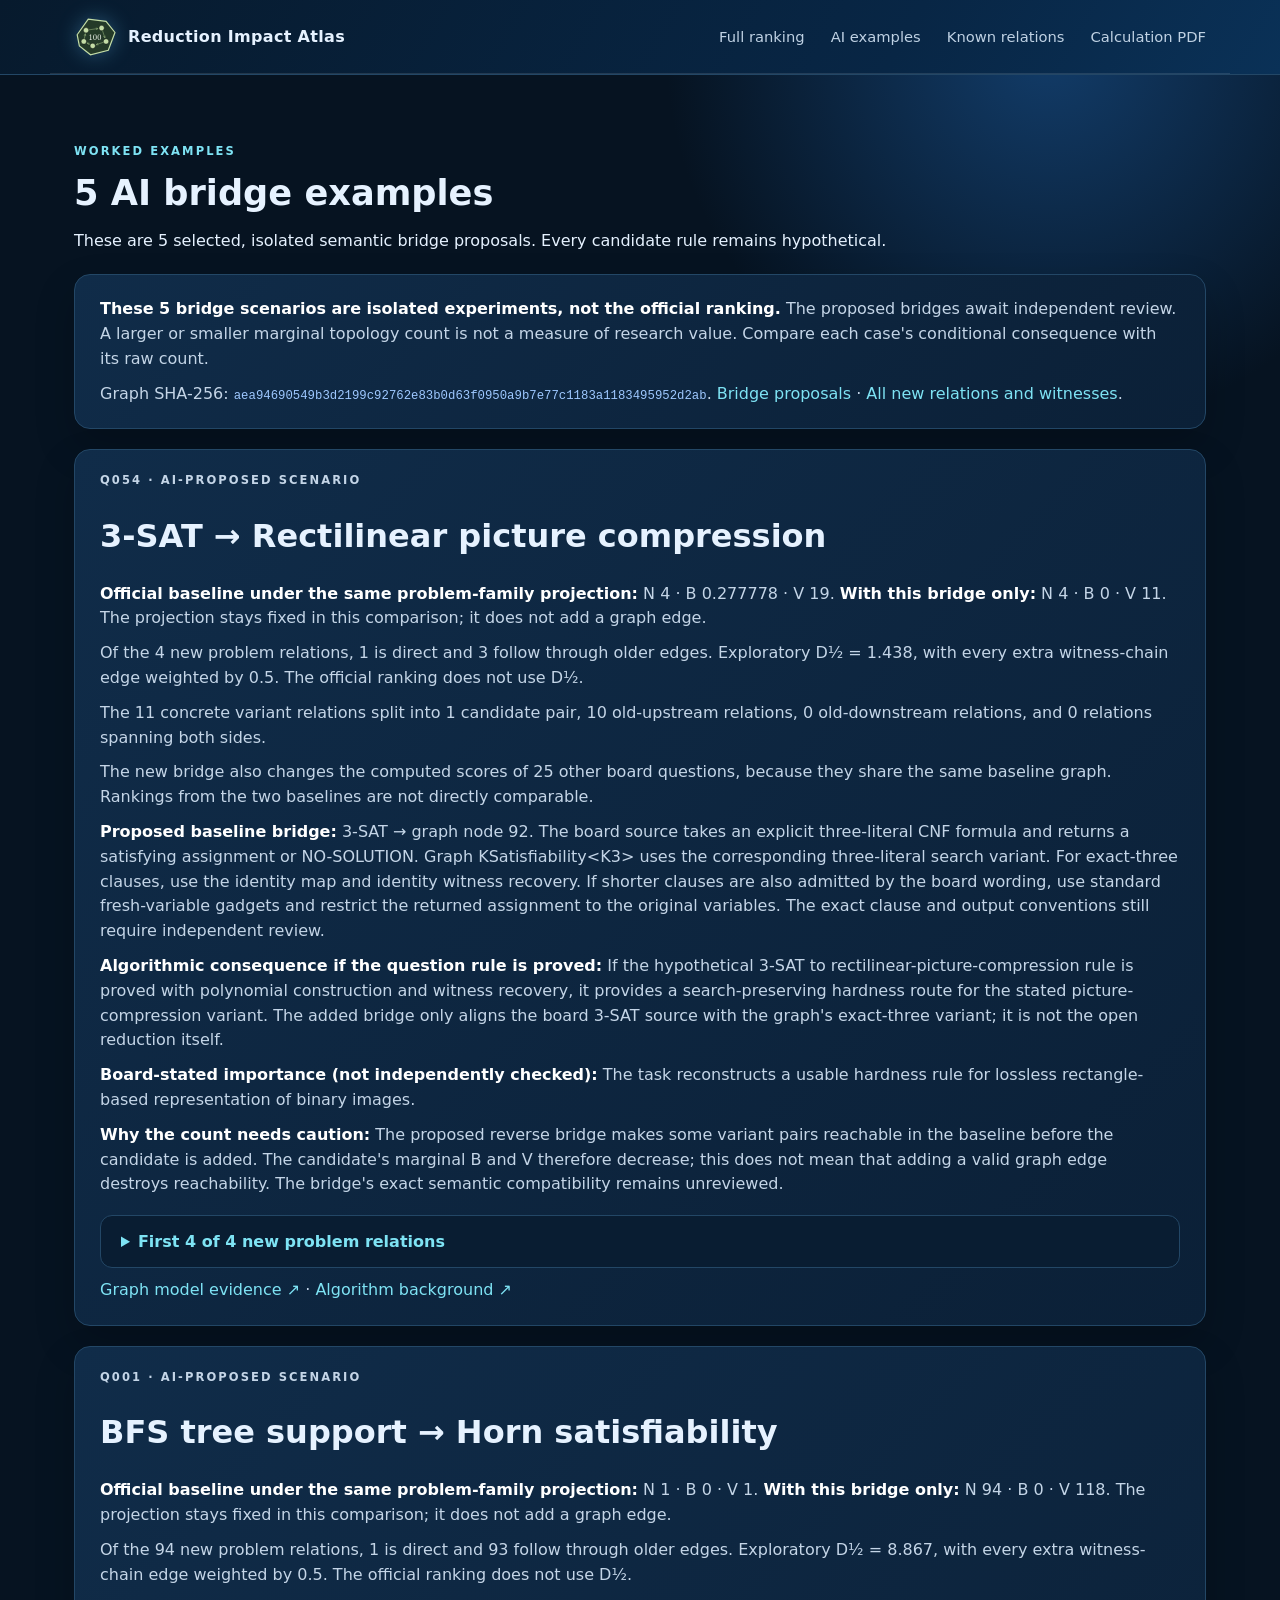
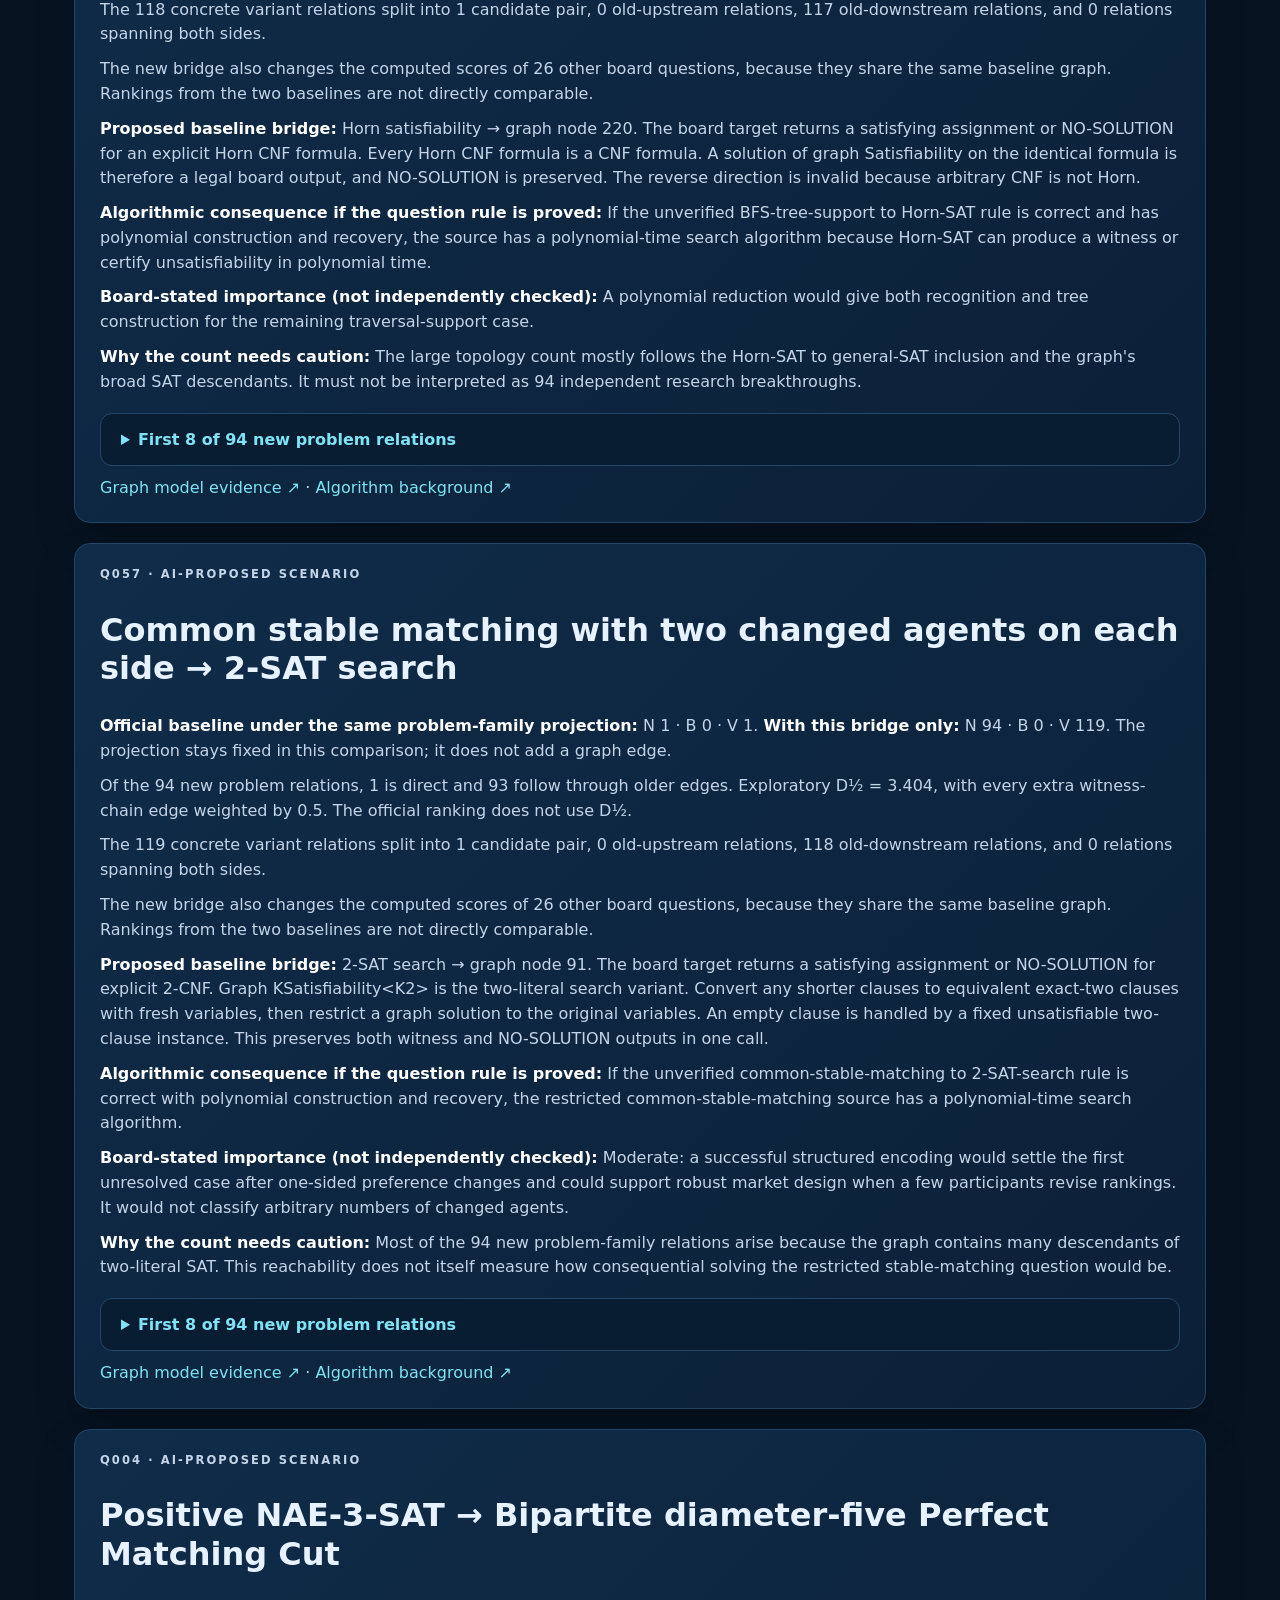
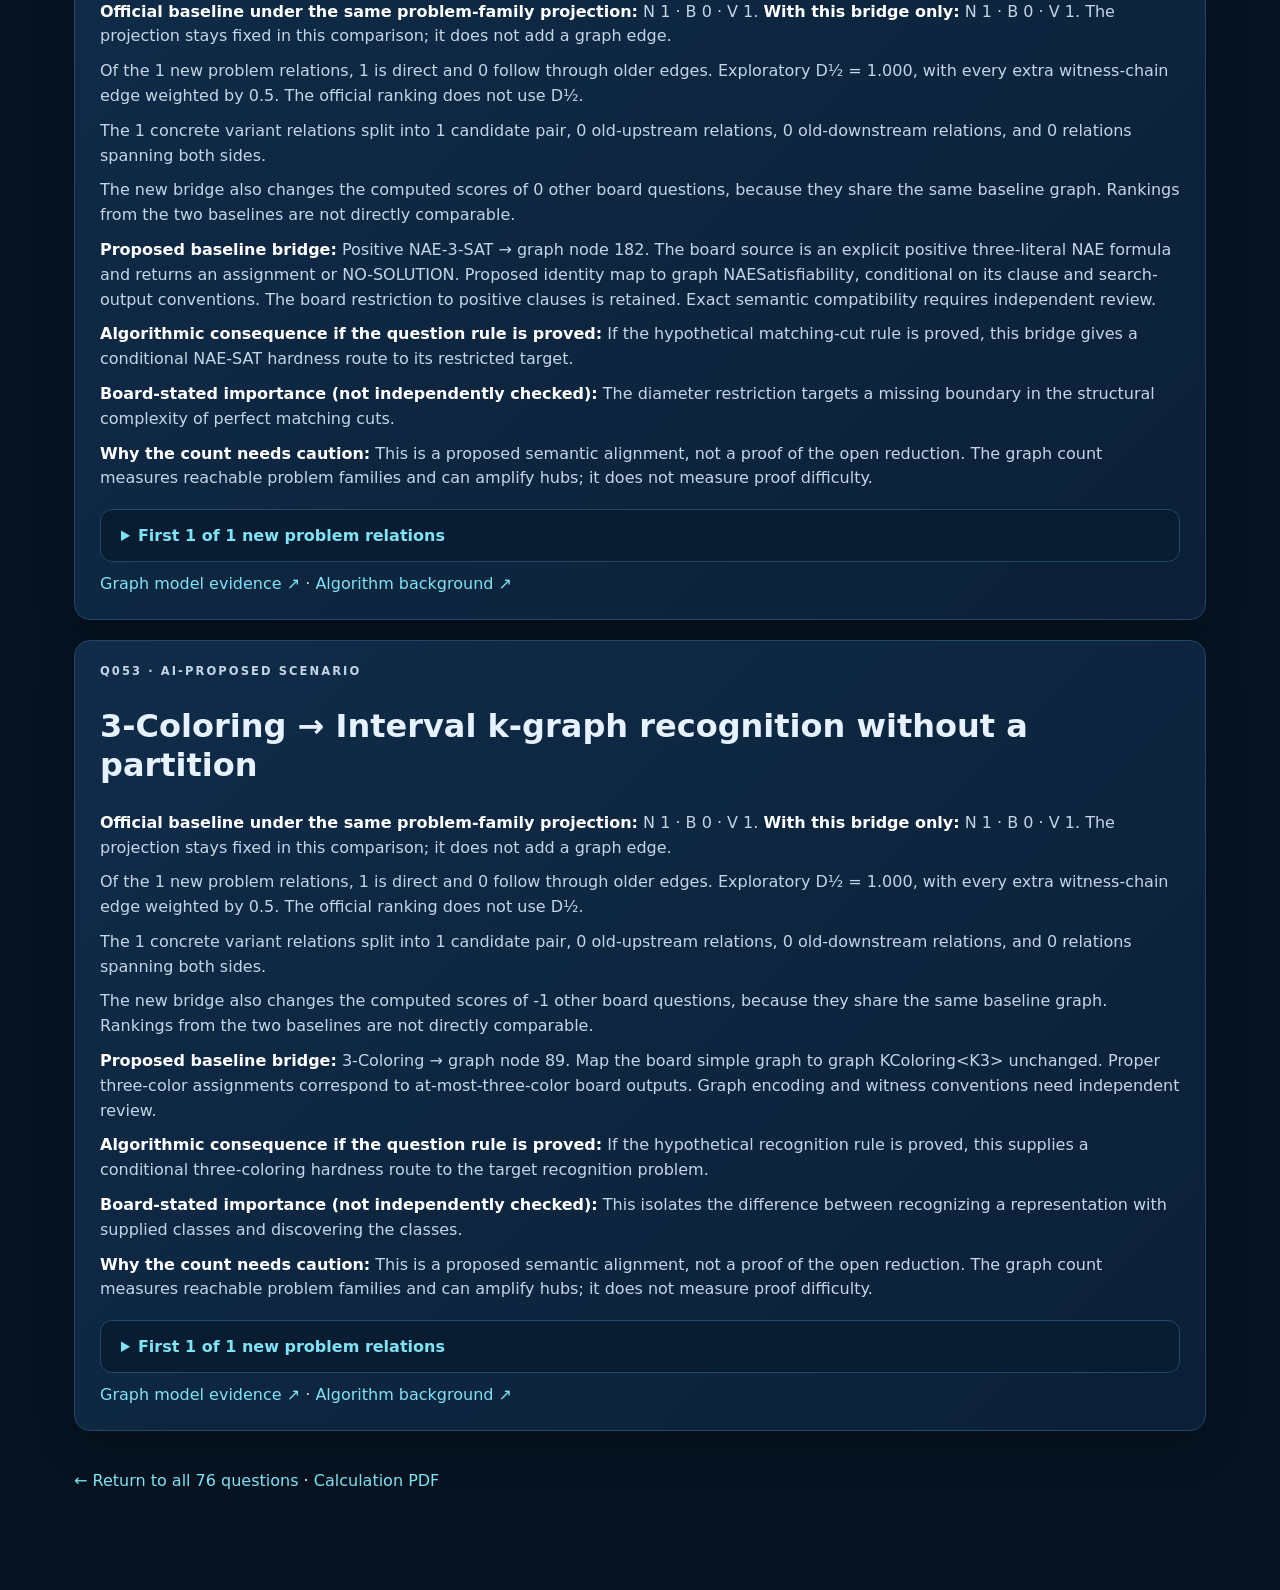
<file: reduction-impact-atlas/pilot.html>
<!doctype html><html lang="en"><head><meta charset="utf-8">
<meta name="viewport" content="width=device-width,initial-scale=1">
<title>AI bridge examples · Reduction Impact Atlas</title><style>
:root {font-family: Inter, "Segoe UI", system-ui, sans-serif; color:#e6f2ff; background:#061321;
  --bg:#061321; --surface:#0b2139; --surface-2:#102a47; --line:#234766;
  --ink:#e6f2ff; --muted:#a6bdd4; --blue:#65caff; --cyan:#7ee3f4}
* {box-sizing:border-box}
html {scroll-behavior:smooth}
body {margin:0;background:radial-gradient(circle at 82% 1%,#123c69 0,transparent 24rem),var(--bg)}
a {color:var(--cyan);text-decoration:none} a:hover {text-decoration:underline}
:focus-visible {outline:2px solid var(--cyan);outline-offset:3px}
.site-header {border-bottom:1px solid var(--line);background:linear-gradient(120deg,#071a2d,#082645 70%,#0a3157)}
.topbar,.hero,main {max-width:1180px;margin:auto;padding-left:24px;padding-right:24px}
.topbar {height:74px;display:flex;align-items:center;justify-content:space-between;border-bottom:1px solid #ffffff1c}
.brand {display:flex;align-items:center;gap:12px;color:var(--ink);font-weight:700;letter-spacing:.02em}
.brand:hover {text-decoration:none}.brand-mark {width:42px;height:42px;display:block;filter:drop-shadow(0 0 10px #6acbff50)}
nav {display:flex;gap:26px;font-size:.92rem}nav a {color:#bfd1e3}
.hero {min-height:310px;display:flex;align-items:center;position:relative;isolation:isolate;overflow:hidden;padding-top:54px;padding-bottom:60px}
.hero::before {content:"";position:absolute;z-index:-1;pointer-events:none;width:580px;height:580px;right:-190px;top:-310px;border:1px solid #77c9ff1f;border-radius:50%;box-shadow:0 0 0 90px #77c9ff08,0 0 0 180px #77c9ff05}
.hero::after {content:"";position:absolute;left:24px;right:24px;bottom:30px;height:1px;background:linear-gradient(90deg,#70cbff85,#70cbff19 58%,transparent)}
.eyebrow {color:var(--cyan);font-weight:700;letter-spacing:.18em;font-size:.72rem;text-transform:uppercase}
h1 {font-size:clamp(2.8rem,5.6vw,5rem);line-height:1.02;letter-spacing:-.055em;max-width:900px;margin:16px 0 20px;text-wrap:balance}
.hero p:not(.eyebrow) {color:#b9cee1;max-width:700px;line-height:1.55;margin:0;font-size:1.06rem}
.hero-links {display:flex;flex-wrap:wrap;gap:10px 24px;margin-top:28px;font-size:.91rem}
.hero-links a:first-child {color:#e7f7ff;border:1px solid #6ebff57c;background:#3e9fe51a;border-radius:8px;padding:10px 14px;margin:-10px 0}
main {padding-top:30px;padding-bottom:80px}p {line-height:1.55}
.summary {background:linear-gradient(135deg,#102c49,#0b2037);border:1px solid var(--line);padding:22px 25px;border-radius:16px;box-shadow:0 18px 40px #00000030}
.summary strong {color:#fff}.summary code {overflow-wrap:anywhere;color:#9ec8ff;font-size:.77rem}
.summary p {margin:10px 0;color:#c4d5e7}.summary p:first-child {margin-top:0}.summary p:last-child {margin-bottom:0}
.method-note {margin-top:18px;padding:16px 20px;border:1px solid var(--line);border-radius:12px;background:#091d32;color:#bfd2e4}
.method-note summary {cursor:pointer;color:var(--cyan);font-weight:700}.method-note p {margin:10px 0 0;font-size:.9rem}
#calculation,#pilots {scroll-margin-top:20px}
#calculation h3 {font-size:1.02rem;color:#d7eaff;margin:22px 0 7px}
#calculation code {overflow-wrap:anywhere;color:#9ed8ff}
#calculation ol {padding-left:23px;line-height:1.6}
#pilots {margin-top:38px;margin-bottom:38px}#pilots>h2 {font-size:clamp(1.6rem,3vw,2.2rem);margin:10px 0}
#pilots article h2 {font-size:clamp(1.3rem,3vw,2rem);line-height:1.2}#pilots ol {line-height:1.65}
.controls {display:flex;gap:16px;flex-wrap:wrap;margin:28px 0 16px}
label {display:grid;gap:7px;color:#bed1e7;font-size:.88rem;font-weight:600}
input,select {font:inherit;color:var(--ink);background:var(--surface);padding:10px 12px;border:1px solid #3a617f;border-radius:9px;min-height:43px}
input::placeholder {color:#89a4be}input:focus,select:focus {border-color:var(--cyan)}
#count {color:var(--muted);font-size:.88rem;margin:18px 0}
.table-wrap {overflow-x:auto;border:1px solid var(--line);border-radius:14px;background:var(--surface)}
table {width:100%;border-collapse:collapse;min-width:710px}
th,td {padding:17px 16px;text-align:left;border-bottom:1px solid #23415b;vertical-align:top}
th {color:#adcae1;font-size:.76rem;text-transform:uppercase;letter-spacing:.08em;background:#10304e}
tr:last-child td {border-bottom:0}tbody tr:hover {background:#102d4a}
td:nth-child(1),td:nth-child(4) {white-space:nowrap}td:nth-child(1) {color:var(--cyan);font-weight:700}
td b {font-weight:650}.meta,.detail {display:block;margin-top:6px;color:var(--muted);font-size:.87rem;line-height:1.45}
.relations {margin-top:10px;color:#b8d5ea;font-size:.86rem}.relations summary {cursor:pointer;color:var(--cyan)}
.relations ol {margin:9px 0;padding-left:22px}.relations li {margin:7px 0}.relations small {display:block;color:#8fb4d0;margin:2px 0 0;white-space:normal}
.muted {color:var(--muted)}td:nth-child(4) strong {font-size:1.25rem;color:#fff}td:nth-child(4) small {display:block;color:#9fbdd4}
[hidden] {display:none!important}
@media(max-width:560px) {#ranking table {min-width:0;table-layout:fixed}#ranking th:first-child,#ranking td:first-child {width:38px}#ranking th:nth-child(2),#ranking td:nth-child(2) {width:47px}#ranking th:last-child,#ranking td:last-child {width:92px;white-space:normal}#ranking th,#ranking td {padding:10px 6px}#ranking td:nth-child(3) {overflow-wrap:anywhere;font-size:.82rem}#ranking td:nth-child(4) strong {font-size:1rem}}
@media(max-width:760px) {.topbar,.hero,main {padding-left:16px;padding-right:16px}nav {gap:13px;font-size:.8rem}.hero {min-height:260px}.hero::after {left:16px;right:16px}th,td {padding:12px}}
@media(max-width:560px) {.topbar {height:auto;min-height:64px;flex-wrap:wrap;gap:12px;padding-top:14px;padding-bottom:14px}nav {width:100%;justify-content:space-between;flex-wrap:wrap}.brand {font-size:.9rem}nav a:nth-child(1) {display:block}.hero {min-height:0;padding-top:38px;padding-bottom:58px}.hero::before {right:-410px}.hero-links {gap:20px}.hero-links a:first-child {margin:0}.summary {padding:18px}input {max-width:100%}}
</style></head>
<body><header class="site-header"><div class="topbar">
<a class="brand" href="index.html"><img class="brand-mark" src="lab-mark.svg" alt="Problem-Reductions lab mark"><span>Reduction Impact Atlas</span></a>
<nav aria-label="Primary"><a href="index.html">Full ranking</a><a href="pilot.html" aria-current="page">AI examples</a><a href="research.html">Known relations</a><a href="calculation.pdf">Calculation PDF</a></nav></div></header>
<main><section id="pilots" aria-labelledby="pilots-heading"><p class="eyebrow">Worked examples</p>
<h2 id="pilots-heading">5 AI bridge examples</h2>
<p>These are 5 selected, isolated semantic bridge proposals. Every candidate rule remains hypothetical.</p>
<div class="summary" style="margin-top:20px"><p><strong>These 5 bridge scenarios are isolated experiments, not the official ranking.</strong>
The proposed bridges await independent review. A larger or smaller marginal topology count is not a measure of research value. Compare each case's conditional consequence with its raw count.</p>
<p>Graph SHA-256: <code>aea94690549b3d2199c92762e83b0d63f0950a9b7e77c1183a1183495952d2ab</code>. <a href="pilot_bridges.json">Bridge proposals</a> · <a href="pilot.json">All new relations and witnesses</a>.</p></div>
<article class="summary ai-pilot" style="margin-top:20px">
<p class="eyebrow">Q054 · AI-proposed scenario</p>
<h2>3-SAT → Rectilinear picture compression</h2>
<p><strong>Official baseline under the same problem-family projection:</strong> N 4 · B 0.277778 · V 19.
<strong>With this bridge only:</strong> N 4 · B 0 · V 11. The projection stays fixed in this comparison; it does not add a graph edge.</p>
<p>Of the 4 new problem relations, 1 is direct and 3 follow through older edges. Exploratory D½ = 1.438, with every extra witness-chain edge weighted by 0.5. The official ranking does not use D½.</p>
<p>The 11 concrete variant relations split into 1 candidate pair, 10 old-upstream relations, 0 old-downstream relations, and 0 relations spanning both sides.</p>
<p>The new bridge also changes the computed scores of 25 other board questions, because they share the same baseline graph. Rankings from the two baselines are not directly comparable.</p>
<p><strong>Proposed baseline bridge:</strong> 3-SAT
→
graph node 92. The board source takes an explicit three-literal CNF formula and returns a satisfying assignment or NO-SOLUTION. Graph KSatisfiability&lt;K3&gt; uses the corresponding three-literal search variant. For exact-three clauses, use the identity map and identity witness recovery. If shorter clauses are also admitted by the board wording, use standard fresh-variable gadgets and restrict the returned assignment to the original variables. The exact clause and output conventions still require independent review.</p>
<p><strong>Algorithmic consequence if the question rule is proved:</strong> If the hypothetical 3-SAT to rectilinear-picture-compression rule is proved with polynomial construction and witness recovery, it provides a search-preserving hardness route for the stated picture-compression variant. The added bridge only aligns the board 3-SAT source with the graph&#x27;s exact-three variant; it is not the open reduction itself.</p>
<p><strong>Board-stated importance (not independently checked):</strong> The task reconstructs a usable hardness rule for lossless rectangle-based representation of binary images.</p>
<p><strong>Why the count needs caution:</strong> The proposed reverse bridge makes some variant pairs reachable in the baseline before the candidate is added. The candidate&#x27;s marginal B and V therefore decrease; this does not mean that adding a valid graph edge destroys reachability. The bridge&#x27;s exact semantic compatibility remains unreviewed.</p>
<details class="method-note"><summary>First 4 of 4 new problem relations</summary>
<ol><li>CircuitSAT → RectilinearPictureCompression</li><li>Factoring → RectilinearPictureCompression</li><li>KSatisfiability → RectilinearPictureCompression</li><li>Satisfiability → RectilinearPictureCompression</li></ol></details>
<p><a href="https://codingthrust.github.io/problem-reductions/reductions.pdf">Graph model evidence ↗</a> ·
<a href="https://github.com/GiggleLiu/autoresearch-gadgets/blob/main/registry/three-sat-rectilinear-picture-compression.json">Algorithm background ↗</a></p></article><article class="summary ai-pilot" style="margin-top:20px">
<p class="eyebrow">Q001 · AI-proposed scenario</p>
<h2>BFS tree support → Horn satisfiability</h2>
<p><strong>Official baseline under the same problem-family projection:</strong> N 1 · B 0 · V 1.
<strong>With this bridge only:</strong> N 94 · B 0 · V 118. The projection stays fixed in this comparison; it does not add a graph edge.</p>
<p>Of the 94 new problem relations, 1 is direct and 93 follow through older edges. Exploratory D½ = 8.867, with every extra witness-chain edge weighted by 0.5. The official ranking does not use D½.</p>
<p>The 118 concrete variant relations split into 1 candidate pair, 0 old-upstream relations, 117 old-downstream relations, and 0 relations spanning both sides.</p>
<p>The new bridge also changes the computed scores of 26 other board questions, because they share the same baseline graph. Rankings from the two baselines are not directly comparable.</p>
<p><strong>Proposed baseline bridge:</strong> Horn satisfiability
→
graph node 220. The board target returns a satisfying assignment or NO-SOLUTION for an explicit Horn CNF formula. Every Horn CNF formula is a CNF formula. A solution of graph Satisfiability on the identical formula is therefore a legal board output, and NO-SOLUTION is preserved. The reverse direction is invalid because arbitrary CNF is not Horn.</p>
<p><strong>Algorithmic consequence if the question rule is proved:</strong> If the unverified BFS-tree-support to Horn-SAT rule is correct and has polynomial construction and recovery, the source has a polynomial-time search algorithm because Horn-SAT can produce a witness or certify unsatisfiability in polynomial time.</p>
<p><strong>Board-stated importance (not independently checked):</strong> A polynomial reduction would give both recognition and tree construction for the remaining traversal-support case.</p>
<p><strong>Why the count needs caution:</strong> The large topology count mostly follows the Horn-SAT to general-SAT inclusion and the graph&#x27;s broad SAT descendants. It must not be interpreted as 94 independent research breakthroughs.</p>
<details class="method-note"><summary>First 8 of 94 new problem relations</summary>
<ol><li>BFS tree support → AcyclicPartition</li><li>BFS tree support → BMF</li><li>BFS tree support → BalancedCompleteBipartiteSubgraph</li><li>BFS tree support → Betweenness</li><li>BFS tree support → BicliqueCover</li><li>BFS tree support → BiconnectivityAugmentation</li><li>BFS tree support → BinPacking</li><li>BFS tree support → BottleneckTravelingSalesman</li></ol></details>
<p><a href="https://codingthrust.github.io/problem-reductions/reductions.pdf">Graph model evidence ↗</a> ·
<a href="https://www.seas.upenn.edu/~cis5110/Dowling-Gallier-Horn-sat.pdf">Algorithm background ↗</a></p></article><article class="summary ai-pilot" style="margin-top:20px">
<p class="eyebrow">Q057 · AI-proposed scenario</p>
<h2>Common stable matching with two changed agents on each side → 2-SAT search</h2>
<p><strong>Official baseline under the same problem-family projection:</strong> N 1 · B 0 · V 1.
<strong>With this bridge only:</strong> N 94 · B 0 · V 119. The projection stays fixed in this comparison; it does not add a graph edge.</p>
<p>Of the 94 new problem relations, 1 is direct and 93 follow through older edges. Exploratory D½ = 3.404, with every extra witness-chain edge weighted by 0.5. The official ranking does not use D½.</p>
<p>The 119 concrete variant relations split into 1 candidate pair, 0 old-upstream relations, 118 old-downstream relations, and 0 relations spanning both sides.</p>
<p>The new bridge also changes the computed scores of 26 other board questions, because they share the same baseline graph. Rankings from the two baselines are not directly comparable.</p>
<p><strong>Proposed baseline bridge:</strong> 2-SAT search
→
graph node 91. The board target returns a satisfying assignment or NO-SOLUTION for explicit 2-CNF. Graph KSatisfiability&lt;K2&gt; is the two-literal search variant. Convert any shorter clauses to equivalent exact-two clauses with fresh variables, then restrict a graph solution to the original variables. An empty clause is handled by a fixed unsatisfiable two-clause instance. This preserves both witness and NO-SOLUTION outputs in one call.</p>
<p><strong>Algorithmic consequence if the question rule is proved:</strong> If the unverified common-stable-matching to 2-SAT-search rule is correct with polynomial construction and recovery, the restricted common-stable-matching source has a polynomial-time search algorithm.</p>
<p><strong>Board-stated importance (not independently checked):</strong> Moderate: a successful structured encoding would settle the first unresolved case after one-sided preference changes and could support robust market design when a few participants revise rankings. It would not classify arbitrary numbers of changed agents.</p>
<p><strong>Why the count needs caution:</strong> Most of the 94 new problem-family relations arise because the graph contains many descendants of two-literal SAT. This reachability does not itself measure how consequential solving the restricted stable-matching question would be.</p>
<details class="method-note"><summary>First 8 of 94 new problem relations</summary>
<ol><li>Common stable matching with two changed agents on each side → AcyclicPartition</li><li>Common stable matching with two changed agents on each side → BMF</li><li>Common stable matching with two changed agents on each side → BalancedCompleteBipartiteSubgraph</li><li>Common stable matching with two changed agents on each side → Betweenness</li><li>Common stable matching with two changed agents on each side → BicliqueCover</li><li>Common stable matching with two changed agents on each side → BiconnectivityAugmentation</li><li>Common stable matching with two changed agents on each side → BinPacking</li><li>Common stable matching with two changed agents on each side → BottleneckTravelingSalesman</li></ol></details>
<p><a href="https://codingthrust.github.io/problem-reductions/reductions.pdf">Graph model evidence ↗</a> ·
<a href="https://www.sciencedirect.com/science/article/abs/pii/0020019079900024">Algorithm background ↗</a></p></article><article class="summary ai-pilot" style="margin-top:20px">
<p class="eyebrow">Q004 · AI-proposed scenario</p>
<h2>Positive NAE-3-SAT → Bipartite diameter-five Perfect Matching Cut</h2>
<p><strong>Official baseline under the same problem-family projection:</strong> N 1 · B 0 · V 1.
<strong>With this bridge only:</strong> N 1 · B 0 · V 1. The projection stays fixed in this comparison; it does not add a graph edge.</p>
<p>Of the 1 new problem relations, 1 is direct and 0 follow through older edges. Exploratory D½ = 1.000, with every extra witness-chain edge weighted by 0.5. The official ranking does not use D½.</p>
<p>The 1 concrete variant relations split into 1 candidate pair, 0 old-upstream relations, 0 old-downstream relations, and 0 relations spanning both sides.</p>
<p>The new bridge also changes the computed scores of 0 other board questions, because they share the same baseline graph. Rankings from the two baselines are not directly comparable.</p>
<p><strong>Proposed baseline bridge:</strong> Positive NAE-3-SAT
→
graph node 182. The board source is an explicit positive three-literal NAE formula and returns an assignment or NO-SOLUTION. Proposed identity map to graph NAESatisfiability, conditional on its clause and search-output conventions. The board restriction to positive clauses is retained. Exact semantic compatibility requires independent review.</p>
<p><strong>Algorithmic consequence if the question rule is proved:</strong> If the hypothetical matching-cut rule is proved, this bridge gives a conditional NAE-SAT hardness route to its restricted target.</p>
<p><strong>Board-stated importance (not independently checked):</strong> The diameter restriction targets a missing boundary in the structural complexity of perfect matching cuts.</p>
<p><strong>Why the count needs caution:</strong> This is a proposed semantic alignment, not a proof of the open reduction. The graph count measures reachable problem families and can amplify hubs; it does not measure proof difficulty.</p>
<details class="method-note"><summary>First 1 of 1 new problem relations</summary>
<ol><li>NAESatisfiability → Bipartite diameter-five Perfect Matching Cut</li></ol></details>
<p><a href="https://codingthrust.github.io/problem-reductions/reductions.pdf">Graph model evidence ↗</a> ·
<a href="https://github.com/GiggleLiu/autoresearch-gadgets/tree/main/registry">Algorithm background ↗</a></p></article><article class="summary ai-pilot" style="margin-top:20px">
<p class="eyebrow">Q053 · AI-proposed scenario</p>
<h2>3-Coloring → Interval k-graph recognition without a partition</h2>
<p><strong>Official baseline under the same problem-family projection:</strong> N 1 · B 0 · V 1.
<strong>With this bridge only:</strong> N 1 · B 0 · V 1. The projection stays fixed in this comparison; it does not add a graph edge.</p>
<p>Of the 1 new problem relations, 1 is direct and 0 follow through older edges. Exploratory D½ = 1.000, with every extra witness-chain edge weighted by 0.5. The official ranking does not use D½.</p>
<p>The 1 concrete variant relations split into 1 candidate pair, 0 old-upstream relations, 0 old-downstream relations, and 0 relations spanning both sides.</p>
<p>The new bridge also changes the computed scores of -1 other board questions, because they share the same baseline graph. Rankings from the two baselines are not directly comparable.</p>
<p><strong>Proposed baseline bridge:</strong> 3-Coloring
→
graph node 89. Map the board simple graph to graph KColoring&lt;K3&gt; unchanged. Proper three-color assignments correspond to at-most-three-color board outputs. Graph encoding and witness conventions need independent review.</p>
<p><strong>Algorithmic consequence if the question rule is proved:</strong> If the hypothetical recognition rule is proved, this supplies a conditional three-coloring hardness route to the target recognition problem.</p>
<p><strong>Board-stated importance (not independently checked):</strong> This isolates the difference between recognizing a representation with supplied classes and discovering the classes.</p>
<p><strong>Why the count needs caution:</strong> This is a proposed semantic alignment, not a proof of the open reduction. The graph count measures reachable problem families and can amplify hubs; it does not measure proof difficulty.</p>
<details class="method-note"><summary>First 1 of 1 new problem relations</summary>
<ol><li>KColoring → Interval k-graph recognition without a partition</li></ol></details>
<p><a href="https://codingthrust.github.io/problem-reductions/reductions.pdf">Graph model evidence ↗</a> ·
<a href="https://github.com/GiggleLiu/autoresearch-gadgets/tree/main/registry">Algorithm background ↗</a></p></article></section><p><a href="index.html">← Return to all 76 questions</a> · <a href="calculation.pdf">Calculation PDF</a></p></main></body></html>
</file>
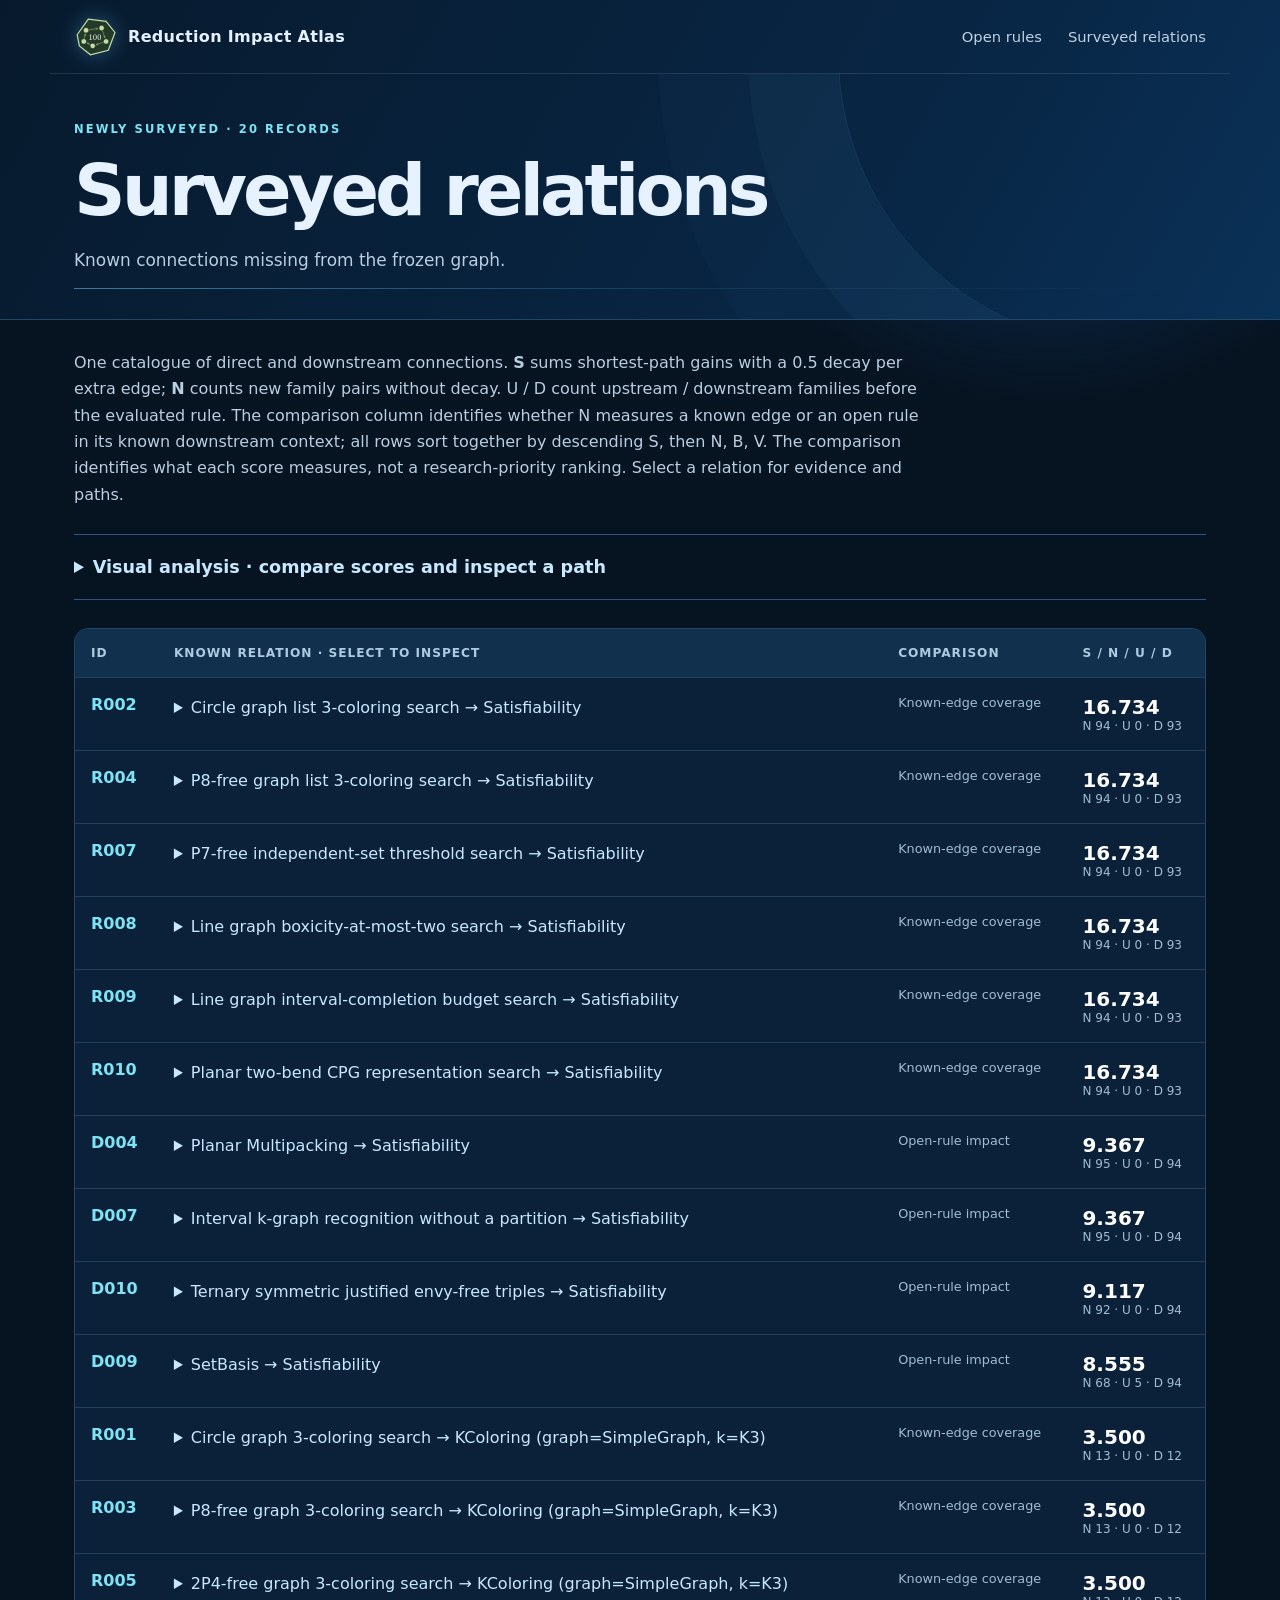
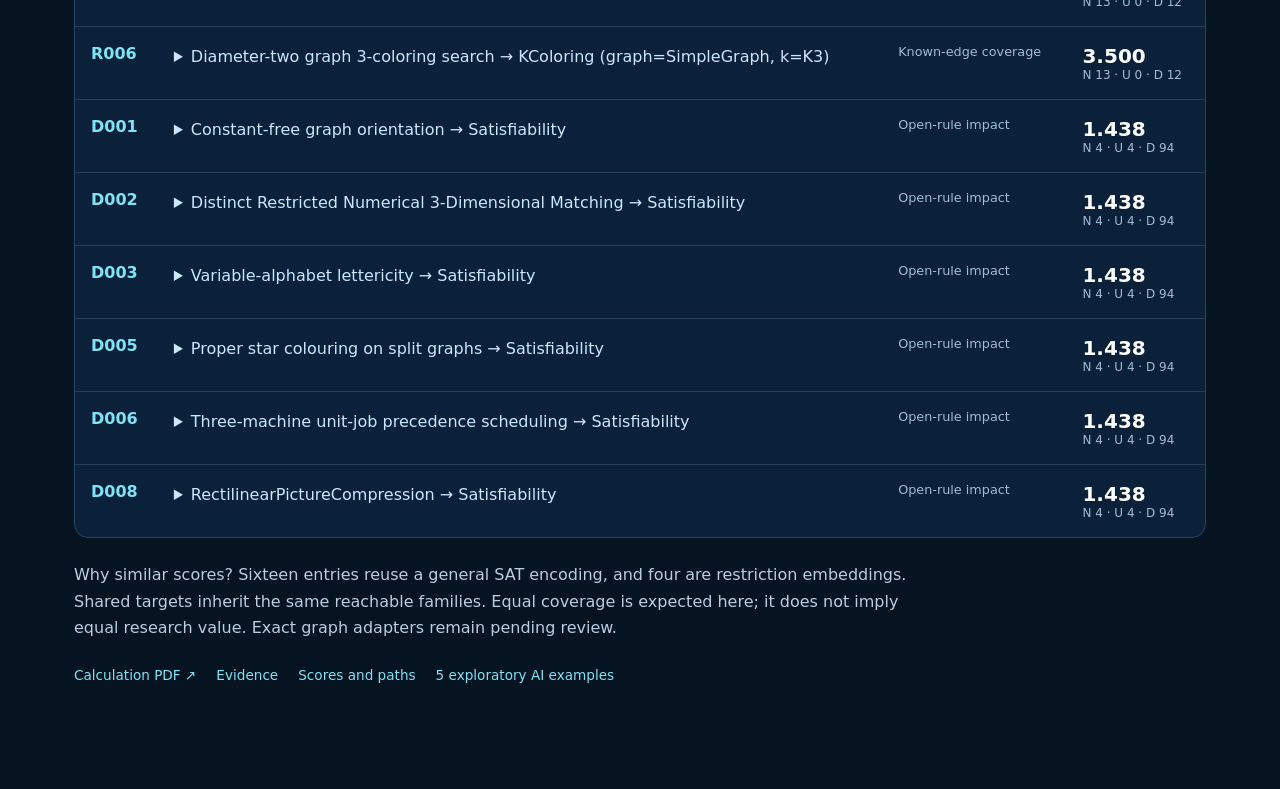
<file: reduction-impact-atlas/research.html>
<!doctype html><html lang="en"><head><meta charset="utf-8"><meta name="viewport" content="width=device-width,initial-scale=1"><title>Surveyed relations · Reduction Impact Atlas</title><style>
:root {font-family: Inter, "Segoe UI", system-ui, sans-serif; color:#e6f2ff; background:#061321;
  --bg:#061321; --surface:#0b2139; --surface-2:#102a47; --line:#234766;
  --ink:#e6f2ff; --muted:#a6bdd4; --blue:#65caff; --cyan:#7ee3f4}
* {box-sizing:border-box}
html {scroll-behavior:smooth}
body {margin:0;background:radial-gradient(circle at 82% 1%,#123c69 0,transparent 24rem),var(--bg)}
a {color:var(--cyan);text-decoration:none} a:hover {text-decoration:underline}
:focus-visible {outline:2px solid var(--cyan);outline-offset:3px}
.site-header {border-bottom:1px solid var(--line);background:linear-gradient(120deg,#071a2d,#082645 70%,#0a3157)}
.topbar,.hero,main {max-width:1180px;margin:auto;padding-left:24px;padding-right:24px}
.topbar {height:74px;display:flex;align-items:center;justify-content:space-between;border-bottom:1px solid #ffffff1c}
.brand {display:flex;align-items:center;gap:12px;color:var(--ink);font-weight:700;letter-spacing:.02em}
.brand:hover {text-decoration:none}.brand-mark {width:42px;height:42px;display:block;filter:drop-shadow(0 0 10px #6acbff50)}
nav {display:flex;gap:26px;font-size:.92rem}nav a {color:#bfd1e3}
.hero {min-height:310px;display:flex;align-items:center;position:relative;isolation:isolate;overflow:hidden;padding-top:54px;padding-bottom:60px}
.hero::before {content:"";position:absolute;z-index:-1;pointer-events:none;width:580px;height:580px;right:-190px;top:-310px;border:1px solid #77c9ff1f;border-radius:50%;box-shadow:0 0 0 90px #77c9ff08,0 0 0 180px #77c9ff05}
.hero::after {content:"";position:absolute;left:24px;right:24px;bottom:30px;height:1px;background:linear-gradient(90deg,#70cbff85,#70cbff19 58%,transparent)}
.eyebrow {color:var(--cyan);font-weight:700;letter-spacing:.18em;font-size:.72rem;text-transform:uppercase}
h1 {font-size:clamp(2.8rem,5.6vw,5rem);line-height:1.02;letter-spacing:-.055em;max-width:900px;margin:16px 0 20px;text-wrap:balance}
.hero p:not(.eyebrow) {color:#b9cee1;max-width:700px;line-height:1.55;margin:0;font-size:1.06rem}
.hero-links {display:flex;flex-wrap:wrap;gap:10px 24px;margin-top:28px;font-size:.91rem}
.hero-links a:first-child {color:#e7f7ff;border:1px solid #6ebff57c;background:#3e9fe51a;border-radius:8px;padding:10px 14px;margin:-10px 0}
main {padding-top:30px;padding-bottom:80px}p {line-height:1.55}
.summary {background:linear-gradient(135deg,#102c49,#0b2037);border:1px solid var(--line);padding:22px 25px;border-radius:16px;box-shadow:0 18px 40px #00000030}
.summary strong {color:#fff}.summary code {overflow-wrap:anywhere;color:#9ec8ff;font-size:.77rem}
.summary p {margin:10px 0;color:#c4d5e7}.summary p:first-child {margin-top:0}.summary p:last-child {margin-bottom:0}
.method-note {margin-top:18px;padding:16px 20px;border:1px solid var(--line);border-radius:12px;background:#091d32;color:#bfd2e4}
.method-note summary {cursor:pointer;color:var(--cyan);font-weight:700}.method-note p {margin:10px 0 0;font-size:.9rem}
#calculation,#pilots {scroll-margin-top:20px}
#calculation h3 {font-size:1.02rem;color:#d7eaff;margin:22px 0 7px}
#calculation code {overflow-wrap:anywhere;color:#9ed8ff}
#calculation ol {padding-left:23px;line-height:1.6}
#pilots {margin-top:38px;margin-bottom:38px}#pilots>h2 {font-size:clamp(1.6rem,3vw,2.2rem);margin:10px 0}
#pilots article h2 {font-size:clamp(1.3rem,3vw,2rem);line-height:1.2}#pilots ol {line-height:1.65}
.controls {display:flex;gap:16px;flex-wrap:wrap;margin:28px 0 16px}
label {display:grid;gap:7px;color:#bed1e7;font-size:.88rem;font-weight:600}
input,select {font:inherit;color:var(--ink);background:var(--surface);padding:10px 12px;border:1px solid #3a617f;border-radius:9px;min-height:43px}
input::placeholder {color:#89a4be}input:focus,select:focus {border-color:var(--cyan)}
#count {color:var(--muted);font-size:.88rem;margin:18px 0}
.table-wrap {overflow-x:auto;border:1px solid var(--line);border-radius:14px;background:var(--surface)}
table {width:100%;border-collapse:collapse;min-width:710px}
th,td {padding:17px 16px;text-align:left;border-bottom:1px solid #23415b;vertical-align:top}
th {color:#adcae1;font-size:.76rem;text-transform:uppercase;letter-spacing:.08em;background:#10304e}
tr:last-child td {border-bottom:0}tbody tr:hover {background:#102d4a}
td:nth-child(1),td:nth-child(4) {white-space:nowrap}td:nth-child(1) {color:var(--cyan);font-weight:700}
td b {font-weight:650}.meta,.detail {display:block;margin-top:6px;color:var(--muted);font-size:.87rem;line-height:1.45}
.relations {margin-top:10px;color:#b8d5ea;font-size:.86rem}.relations summary {cursor:pointer;color:var(--cyan)}
.relations ol {margin:9px 0;padding-left:22px}.relations li {margin:7px 0}.relations small {display:block;color:#8fb4d0;margin:2px 0 0;white-space:normal}
.muted {color:var(--muted)}td:nth-child(4) strong {font-size:1.25rem;color:#fff}td:nth-child(4) small {display:block;color:#9fbdd4}
[hidden] {display:none!important}
@media(max-width:560px) {#ranking table {min-width:0;table-layout:fixed}#ranking th:first-child,#ranking td:first-child {width:38px}#ranking th:nth-child(2),#ranking td:nth-child(2) {width:47px}#ranking th:last-child,#ranking td:last-child {width:92px;white-space:normal}#ranking th,#ranking td {padding:10px 6px}#ranking td:nth-child(3) {overflow-wrap:anywhere;font-size:.82rem}#ranking td:nth-child(4) strong {font-size:1rem}}
@media(max-width:760px) {.topbar,.hero,main {padding-left:16px;padding-right:16px}nav {gap:13px;font-size:.8rem}.hero {min-height:260px}.hero::after {left:16px;right:16px}th,td {padding:12px}}
@media(max-width:560px) {.topbar {height:auto;min-height:64px;flex-wrap:wrap;gap:12px;padding-top:14px;padding-bottom:14px}nav {width:100%;justify-content:space-between;flex-wrap:wrap}.brand {font-size:.9rem}nav a:nth-child(1) {display:block}.hero {min-height:0;padding-top:38px;padding-bottom:58px}.hero::before {right:-410px}.hero-links {gap:20px}.hero-links a:first-child {margin:0}.summary {padding:18px}input {max-width:100%}}

.analysis-panel{margin:0 0 28px;border-top:1px solid #345577;border-bottom:1px solid #345577;padding:18px 0}.analysis-panel>summary{font-size:1.1rem;font-weight:600}.analysis-controls{display:flex;flex-wrap:wrap;gap:18px;margin-top:24px}.analysis-controls label{min-width:0;flex:1}.analysis-controls select{max-width:100%;width:100%}.analysis-grid{display:grid;grid-template-columns:1fr 1fr;gap:34px;margin-top:24px}.analysis-grid figure{margin:0;min-width:0}.analysis-grid section{min-width:0}.analysis-grid h2{font-size:1.15rem;overflow-wrap:anywhere}.analysis-grid h3{font-size:1rem;margin-top:28px}.analysis-grid p,.analysis-grid figcaption,.analysis-legend{font-size:.85rem;line-height:1.65;color:#b9cee1}#score-chart{width:100%;height:auto}#score-chart g{cursor:pointer}#score-chart .selected-bar rect{stroke:#fff;stroke-width:2}#score-chart g:focus{outline:1px solid #fff}.hop-row{display:grid;grid-template-columns:48px 1fr;gap:8px;font-size:.8rem;margin:14px 0}.hop-row>span:last-child{grid-column:2;color:#aac4df}.hop-track{height:16px;background:#16304a;border-radius:3px}.hop-fill{height:100%;background:#65caff;border-radius:3px}#witness-path{list-style:none;padding:0;margin:20px 0}.path-node{padding:10px 14px;border:1px solid #365675;border-radius:6px;overflow-wrap:anywhere}.path-edge{padding:8px 16px 8px 24px;margin-left:18px;border-left:2px solid #7291ad;color:#aac4df;font-size:.8rem}.path-edge:before{content:"↓ ";}.path-edge.known{border-color:#7ee3f4;color:#7ee3f4}.path-edge.assumed{border-color:#f2bf70;color:#f2bf70}.path-edge.missing{border-left-style:dashed;opacity:.6}@media(max-width:760px){.analysis-grid{grid-template-columns:1fr}.analysis-controls{flex-direction:column}}.hero{min-height:210px;padding-top:35px;padding-bottom:45px}.catalogue-intro{color:#b9cee1;line-height:1.65;margin:0 0 26px;max-width:850px}td{vertical-align:top}td:first-child{white-space:nowrap}details>summary{cursor:pointer;color:#c7e8ff;line-height:1.6}details p,details li{font-size:.88rem;line-height:1.65;overflow-wrap:anywhere}.research-card td:nth-child(3){font-size:.8rem;color:#9fbdd4}.research-card td:last-child{font-size:1.15rem}.resources{display:flex;gap:20px;flex-wrap:wrap;margin:26px 0;font-size:.85rem}@media(max-width:560px){th,td{padding:10px 7px}.research-card td:nth-child(3),th:nth-child(3){display:none}table{min-width:0;table-layout:fixed}th:first-child,td:first-child{width:48px}th:last-child,td:last-child{width:94px;white-space:normal}td:nth-child(2){overflow-wrap:anywhere}details>summary{font-size:.85rem}.research-card td:last-child{font-size:1rem}}
</style></head><body><header class="site-header"><div class="topbar"><a class="brand" href="index.html"><img class="brand-mark" src="lab-mark.svg" alt="Lab mark"><span>Reduction Impact Atlas</span></a><nav aria-label="Primary"><a href="index.html">Open rules</a><a href="research.html" aria-current="page">Surveyed relations</a></nav></div><div class="hero"><div><p class="eyebrow">Newly surveyed · 20 records</p><h1>Surveyed relations</h1><p>Known connections missing from the frozen graph.</p></div></div></header><main><p class="catalogue-intro">One catalogue of direct and downstream connections. <strong>S</strong> sums shortest-path gains with a 0.5 decay per extra edge; <strong>N</strong> counts new family pairs without decay. U / D count upstream / downstream families before the evaluated rule. The comparison column identifies whether N measures a known edge or an open rule in its known downstream context; all rows sort together by descending S, then N, B, V. The comparison identifies what each score measures, not a research-priority ranking. Select a relation for evidence and paths.</p><details id="visual-analysis" class="analysis-panel"><summary>Visual analysis · compare scores and inspect a path</summary>
<div class="analysis-controls"><label>Chart measure<select id="analysis-metric"><option value="S">S · discounted gain</option><option value="N">N · new family pairs</option></select></label><label>Inspect record<select id="analysis-record"></select></label></div>
<p class="analysis-legend"><span>Blue: open-rule impact</span> · <span>Cyan: known-edge coverage</span>. Colors identify comparison types, not proof confidence.</p>
<div class="analysis-grid"><figure><h2>Score comparison</h2><svg id="score-chart" viewBox="0 0 600 565" role="group" aria-label="Interactive score comparison"></svg><figcaption id="chart-caption"></figcaption><p>Select a bar or use the record menu. Equal scores are shown separately.</p></figure><section aria-live="polite"><h2 id="analysis-title"></h2><p id="analysis-context"></p><p id="analysis-stats"></p><h3>Where S comes from</h3><div id="hop-chart"></div><p id="hop-total"></p><h3>Witness path</h3><label>Graph view<select id="analysis-mode"><option value="after">After evaluated rule</option><option value="before">Before evaluated rule</option></select></label><ol id="witness-path"></ol><p id="witness-caption"></p><a id="analysis-evidence" href="#">Inspect evidence →</a></section></div></details><script type="application/json" id="analysis-data">[{"id":"R002","S":16.734375,"N":94,"U":0,"D":93,"source":"Circle graph list 3-coloring search","target":"Satisfiability","parent":null,"hops":{"3":29,"4":16,"5":25,"2":9,"6":13,"7":1,"1":1},"evaluated":"known:R002","path":{"nodes":["Circle graph list 3-coloring search","Satisfiability"],"steps":["known:R002"]}},{"id":"R004","S":16.734375,"N":94,"U":0,"D":93,"source":"P8-free graph list 3-coloring search","target":"Satisfiability","parent":null,"hops":{"3":29,"4":16,"5":25,"2":9,"6":13,"7":1,"1":1},"evaluated":"known:R004","path":{"nodes":["P8-free graph list 3-coloring search","Satisfiability"],"steps":["known:R004"]}},{"id":"R007","S":16.734375,"N":94,"U":0,"D":93,"source":"P7-free independent-set threshold search","target":"Satisfiability","parent":null,"hops":{"3":29,"4":16,"5":25,"2":9,"6":13,"7":1,"1":1},"evaluated":"known:R007","path":{"nodes":["P7-free independent-set threshold search","Satisfiability"],"steps":["known:R007"]}},{"id":"R008","S":16.734375,"N":94,"U":0,"D":93,"source":"Line graph boxicity-at-most-two search","target":"Satisfiability","parent":null,"hops":{"3":29,"4":16,"5":25,"2":9,"6":13,"7":1,"1":1},"evaluated":"known:R008","path":{"nodes":["Line graph boxicity-at-most-two search","Satisfiability"],"steps":["known:R008"]}},{"id":"R009","S":16.734375,"N":94,"U":0,"D":93,"source":"Line graph interval-completion budget search","target":"Satisfiability","parent":null,"hops":{"3":29,"4":16,"5":25,"2":9,"6":13,"7":1,"1":1},"evaluated":"known:R009","path":{"nodes":["Line graph interval-completion budget search","Satisfiability"],"steps":["known:R009"]}},{"id":"R010","S":16.734375,"N":94,"U":0,"D":93,"source":"Planar two-bend CPG representation search","target":"Satisfiability","parent":null,"hops":{"3":29,"4":16,"5":25,"2":9,"6":13,"7":1,"1":1},"evaluated":"known:R010","path":{"nodes":["Planar two-bend CPG representation search","Satisfiability"],"steps":["known:R010"]}},{"id":"D004","S":9.3671875,"N":95,"U":0,"D":94,"source":"Planar Multipacking","target":"Satisfiability","parent":"Q032","hops":{"4":29,"5":16,"6":25,"3":9,"7":13,"8":1,"1":1,"2":1},"evaluated":"assumption:D004:parent:Q032","path":{"nodes":["Planar subcubic Independent Set","Planar Multipacking","Satisfiability"],"steps":["assumption:D004:parent:Q032","known:D004"]}},{"id":"D007","S":9.3671875,"N":95,"U":0,"D":94,"source":"Interval k-graph recognition without a partition","target":"Satisfiability","parent":"Q053","hops":{"4":29,"5":16,"6":25,"3":9,"7":13,"1":1,"8":1,"2":1},"evaluated":"assumption:D007:parent:Q053","path":{"nodes":["3-Coloring","Interval k-graph recognition without a partition","Satisfiability"],"steps":["assumption:D007:parent:Q053","known:D007"]}},{"id":"D010","S":9.1171875,"N":92,"U":0,"D":94,"source":"Ternary symmetric justified envy-free triples","target":"Satisfiability","parent":"Q041","hops":{"4":28,"5":14,"6":25,"3":9,"7":13,"8":1,"2":1,"1":1},"evaluated":"assumption:D010:parent:Q041","path":{"nodes":["Triangle Partition","Ternary symmetric justified envy-free triples","Satisfiability"],"steps":["assumption:D010:parent:Q041","known:D010"]}},{"id":"D009","S":8.5546875,"N":68,"U":5,"D":94,"source":"SetBasis","target":"Satisfiability","parent":"Q056","hops":{"5":11,"6":14,"3":10,"4":27,"7":3,"8":1,"2":1,"1":1},"evaluated":"assumption:D009:parent:Q056","path":{"nodes":["Vertex Cover","SetBasis","Satisfiability"],"steps":["assumption:D009:parent:Q056","known:D009"]}},{"id":"R001","S":3.5,"N":13,"U":0,"D":12,"source":"Circle graph 3-coloring search","target":"KColoring (graph=SimpleGraph, k=K3)","parent":null,"hops":{"4":3,"3":4,"2":2,"1":1,"5":1,"6":2},"evaluated":"known:R001","path":{"nodes":["Circle graph 3-coloring search","KColoring"],"steps":["known:R001"]}},{"id":"R003","S":3.5,"N":13,"U":0,"D":12,"source":"P8-free graph 3-coloring search","target":"KColoring (graph=SimpleGraph, k=K3)","parent":null,"hops":{"4":3,"3":4,"2":2,"1":1,"5":1,"6":2},"evaluated":"known:R003","path":{"nodes":["P8-free graph 3-coloring search","KColoring"],"steps":["known:R003"]}},{"id":"R005","S":3.5,"N":13,"U":0,"D":12,"source":"2P4-free graph 3-coloring search","target":"KColoring (graph=SimpleGraph, k=K3)","parent":null,"hops":{"4":3,"3":4,"2":2,"1":1,"5":1,"6":2},"evaluated":"known:R005","path":{"nodes":["2P4-free graph 3-coloring search","KColoring"],"steps":["known:R005"]}},{"id":"R006","S":3.5,"N":13,"U":0,"D":12,"source":"Diameter-two graph 3-coloring search","target":"KColoring (graph=SimpleGraph, k=K3)","parent":null,"hops":{"4":3,"3":4,"2":2,"1":1,"5":1,"6":2},"evaluated":"known:R006","path":{"nodes":["Diameter-two graph 3-coloring search","KColoring"],"steps":["known:R006"]}},{"id":"D001","S":1.4375,"N":4,"U":4,"D":94,"source":"Constant-free graph orientation","target":"Satisfiability","parent":"Q010","hops":{"1":1,"4":1,"5":1,"3":1},"evaluated":"assumption:D001:parent:Q010","path":{"nodes":["3-SAT","Constant-free graph orientation"],"steps":["assumption:D001:parent:Q010"]}},{"id":"D002","S":1.4375,"N":4,"U":4,"D":94,"source":"Distinct Restricted Numerical 3-Dimensional Matching","target":"Satisfiability","parent":"Q013","hops":{"1":1,"4":1,"5":1,"3":1},"evaluated":"assumption:D002:parent:Q013","path":{"nodes":["3-SAT","Distinct Restricted Numerical 3-Dimensional Matching"],"steps":["assumption:D002:parent:Q013"]}},{"id":"D003","S":1.4375,"N":4,"U":4,"D":94,"source":"Variable-alphabet lettericity","target":"Satisfiability","parent":"Q021","hops":{"1":1,"4":1,"5":1,"3":1},"evaluated":"assumption:D003:parent:Q021","path":{"nodes":["3-SAT","Variable-alphabet lettericity"],"steps":["assumption:D003:parent:Q021"]}},{"id":"D005","S":1.4375,"N":4,"U":4,"D":94,"source":"Proper star colouring on split graphs","target":"Satisfiability","parent":"Q040","hops":{"1":1,"4":1,"5":1,"3":1},"evaluated":"assumption:D005:parent:Q040","path":{"nodes":["3-SAT","Proper star colouring on split graphs"],"steps":["assumption:D005:parent:Q040"]}},{"id":"D006","S":1.4375,"N":4,"U":4,"D":94,"source":"Three-machine unit-job precedence scheduling","target":"Satisfiability","parent":"Q043","hops":{"1":1,"4":1,"5":1,"3":1},"evaluated":"assumption:D006:parent:Q043","path":{"nodes":["3-SAT","Three-machine unit-job precedence scheduling"],"steps":["assumption:D006:parent:Q043"]}},{"id":"D008","S":1.4375,"N":4,"U":4,"D":94,"source":"RectilinearPictureCompression","target":"Satisfiability","parent":"Q054","hops":{"1":1,"4":1,"5":1,"3":1},"evaluated":"assumption:D008:parent:Q054","path":{"nodes":["3-SAT","RectilinearPictureCompression"],"steps":["assumption:D008:parent:Q054"]}}]</script><script src="analysis.js" defer></script><div class="table-wrap"><table><thead><tr><th>ID</th><th>Known relation · select to inspect</th><th>Comparison</th><th>S / N / U / D</th></tr></thead><tbody><tr class="research-card"><td>R002</td><td><details id="R002"><summary>Circle graph list 3-coloring search → Satisfiability</summary><p><strong>Known-edge coverage.</strong> Coverage added by this known relation; no open rule is assumed.</p><p><strong>Known relation:</strong> Guess at most n color labels and verify every edge; also verify all input lists when present. Promised graph-class membership need not be guessed. Encode this verifier by a polynomial computation tableau and recover its guessed certificate from a SAT assignment. NO-SOLUTION is preserved. This is a general known upper bound, not one of the twenty proposed routes.</p><p><strong>Recovery:</strong> Read the guessed certificate from the satisfying computation tableau; reject exactly when the formula is unsatisfiable.</p><p>Known theoretical relation; exact graph adapter pending independent review. This is an existing upper-bound or inclusion relation, not a new open question and not a polynomial-time algorithm for the source. The general target remains computationally hard.</p><p>B 0 · V 117. S at decay 0.25 / 0.5 / 0.75: 5.423 / 16.734 / 41.986. Overall score rank: 1.</p><ol><li>Circle graph list 3-coloring search → Satisfiability → KSatisfiability → AcyclicPartition</li><li>Circle graph list 3-coloring search → Satisfiability → KSatisfiability → BicliqueCover → BMF</li><li>Circle graph list 3-coloring search → Satisfiability → KSatisfiability → KClique → BalancedCompleteBipartiteSubgraph</li><li>Circle graph list 3-coloring search → Satisfiability → NAESatisfiability → SetSplitting → Betweenness</li><li>Circle graph list 3-coloring search → Satisfiability → KSatisfiability → BicliqueCover</li></ol><p><a href="https://arxiv.org/html/2511.09707v1">A Quasi-Polynomial Time Algorithm for 3-Coloring Circle Graphs ↗</a> · <a href="https://jgaa.info/index.php/jgaa/article/view/2991">On 3-Coloring Circle Graphs ↗</a> · <a href="https://doi.org/10.1145/800157.805047">The complexity of theorem-proving procedures ↗</a></p></details></td><td>Known-edge coverage</td><td><strong>16.734</strong><small style="display:block;font-size:.75rem">N 94 · U 0 · D 93</small></td></tr><tr class="research-card"><td>R004</td><td><details id="R004"><summary>P8-free graph list 3-coloring search → Satisfiability</summary><p><strong>Known-edge coverage.</strong> Coverage added by this known relation; no open rule is assumed.</p><p><strong>Known relation:</strong> Guess at most n color labels and verify every edge; also verify all input lists when present. Promised graph-class membership need not be guessed. Encode this verifier by a polynomial computation tableau and recover its guessed certificate from a SAT assignment. NO-SOLUTION is preserved. This is a general known upper bound, not one of the twenty proposed routes.</p><p><strong>Recovery:</strong> Read the guessed certificate from the satisfying computation tableau; reject exactly when the formula is unsatisfiable.</p><p>Known theoretical relation; exact graph adapter pending independent review. This is an existing upper-bound or inclusion relation, not a new open question and not a polynomial-time algorithm for the source. The general target remains computationally hard.</p><p>B 0 · V 117. S at decay 0.25 / 0.5 / 0.75: 5.423 / 16.734 / 41.986. Overall score rank: 1.</p><ol><li>P8-free graph list 3-coloring search → Satisfiability → KSatisfiability → AcyclicPartition</li><li>P8-free graph list 3-coloring search → Satisfiability → KSatisfiability → BicliqueCover → BMF</li><li>P8-free graph list 3-coloring search → Satisfiability → KSatisfiability → KClique → BalancedCompleteBipartiteSubgraph</li><li>P8-free graph list 3-coloring search → Satisfiability → NAESatisfiability → SetSplitting → Betweenness</li><li>P8-free graph list 3-coloring search → Satisfiability → KSatisfiability → BicliqueCover</li></ol><p><a href="https://arxiv.org/html/2610.41620v1">List 3-Coloring in tame classes of graphs in quasipolynomial time ↗</a> · <a href="https://doi.org/10.1145/800157.805047">The complexity of theorem-proving procedures ↗</a></p></details></td><td>Known-edge coverage</td><td><strong>16.734</strong><small style="display:block;font-size:.75rem">N 94 · U 0 · D 93</small></td></tr><tr class="research-card"><td>R007</td><td><details id="R007"><summary>P7-free independent-set threshold search → Satisfiability</summary><p><strong>Known-edge coverage.</strong> Coverage added by this known relation; no open rule is assumed.</p><p><strong>Known relation:</strong> Guess a vertex subset, check pairwise nonadjacency and cardinality at least k; reject k greater than n. Encode this verifier by a polynomial computation tableau and recover its guessed certificate from a SAT assignment. NO-SOLUTION is preserved. This is a general known upper bound, not one of the twenty proposed routes.</p><p><strong>Recovery:</strong> Read the guessed certificate from the satisfying computation tableau; reject exactly when the formula is unsatisfiable.</p><p>Known theoretical relation; exact graph adapter pending independent review. This is an existing upper-bound or inclusion relation, not a new open question and not a polynomial-time algorithm for the source. The general target remains computationally hard.</p><p>B 0 · V 117. S at decay 0.25 / 0.5 / 0.75: 5.423 / 16.734 / 41.986. Overall score rank: 1.</p><ol><li>P7-free independent-set threshold search → Satisfiability → KSatisfiability → AcyclicPartition</li><li>P7-free independent-set threshold search → Satisfiability → KSatisfiability → BicliqueCover → BMF</li><li>P7-free independent-set threshold search → Satisfiability → KSatisfiability → KClique → BalancedCompleteBipartiteSubgraph</li><li>P7-free independent-set threshold search → Satisfiability → NAESatisfiability → SetSplitting → Betweenness</li><li>P7-free independent-set threshold search → Satisfiability → KSatisfiability → BicliqueCover</li></ol><p><a href="https://drops.dagstuhl.de/entities/document/10.4230/LIPIcs.ISAAC.2025.20">Sparse Induced Subgraphs in P7-Free Graphs of Bounded Clique Number ↗</a> · <a href="https://doi.org/10.1145/800157.805047">The complexity of theorem-proving procedures ↗</a></p></details></td><td>Known-edge coverage</td><td><strong>16.734</strong><small style="display:block;font-size:.75rem">N 94 · U 0 · D 93</small></td></tr><tr class="research-card"><td>R008</td><td><details id="R008"><summary>Line graph boxicity-at-most-two search → Satisfiability</summary><p><strong>Known-edge coverage.</strong> Coverage added by this known relation; no open rule is assumed.</p><p><strong>Known relation:</strong> Guess four ranked interval endpoints per vertex; check all pairwise intersections in two dimensions against the input adjacency matrix. Encode this verifier by a polynomial computation tableau and recover its guessed certificate from a SAT assignment. NO-SOLUTION is preserved. This is a general known upper bound, not one of the twenty proposed routes.</p><p><strong>Recovery:</strong> Read the guessed certificate from the satisfying computation tableau; reject exactly when the formula is unsatisfiable.</p><p>Known theoretical relation; exact graph adapter pending independent review. This is an existing upper-bound or inclusion relation, not a new open question and not a polynomial-time algorithm for the source. The general target remains computationally hard.</p><p>B 0 · V 117. S at decay 0.25 / 0.5 / 0.75: 5.423 / 16.734 / 41.986. Overall score rank: 1.</p><ol><li>Line graph boxicity-at-most-two search → Satisfiability → KSatisfiability → AcyclicPartition</li><li>Line graph boxicity-at-most-two search → Satisfiability → KSatisfiability → BicliqueCover → BMF</li><li>Line graph boxicity-at-most-two search → Satisfiability → KSatisfiability → KClique → BalancedCompleteBipartiteSubgraph</li><li>Line graph boxicity-at-most-two search → Satisfiability → NAESatisfiability → SetSplitting → Betweenness</li><li>Line graph boxicity-at-most-two search → Satisfiability → KSatisfiability → BicliqueCover</li></ol><p><a href="https://arxiv.org/html/2501.05049v1">On the Boxicity of Line Graphs and of Their Complements ↗</a> · <a href="https://doi.org/10.1145/800157.805047">The complexity of theorem-proving procedures ↗</a></p></details></td><td>Known-edge coverage</td><td><strong>16.734</strong><small style="display:block;font-size:.75rem">N 94 · U 0 · D 93</small></td></tr><tr class="research-card"><td>R009</td><td><details id="R009"><summary>Line graph interval-completion budget search → Satisfiability</summary><p><strong>Known-edge coverage.</strong> Coverage added by this known relation; no open rule is assumed.</p><p><strong>Known relation:</strong> Guess at most n(n-1)/2 added edges and a ranked interval representation; verify edge count, supergraph containment and all interval intersections. Encode this verifier by a polynomial computation tableau and recover its guessed certificate from a SAT assignment. NO-SOLUTION is preserved. This is a general known upper bound, not one of the twenty proposed routes.</p><p><strong>Recovery:</strong> Read the guessed certificate from the satisfying computation tableau; reject exactly when the formula is unsatisfiable.</p><p>Known theoretical relation; exact graph adapter pending independent review. This is an existing upper-bound or inclusion relation, not a new open question and not a polynomial-time algorithm for the source. The general target remains computationally hard.</p><p>B 0 · V 117. S at decay 0.25 / 0.5 / 0.75: 5.423 / 16.734 / 41.986. Overall score rank: 1.</p><ol><li>Line graph interval-completion budget search → Satisfiability → KSatisfiability → AcyclicPartition</li><li>Line graph interval-completion budget search → Satisfiability → KSatisfiability → BicliqueCover → BMF</li><li>Line graph interval-completion budget search → Satisfiability → KSatisfiability → KClique → BalancedCompleteBipartiteSubgraph</li><li>Line graph interval-completion budget search → Satisfiability → NAESatisfiability → SetSplitting → Betweenness</li><li>Line graph interval-completion budget search → Satisfiability → KSatisfiability → BicliqueCover</li></ol><p><a href="https://arxiv.org/html/2501.05049v1">On the Boxicity of Line Graphs and of Their Complements ↗</a> · <a href="https://doi.org/10.1145/800157.805047">The complexity of theorem-proving procedures ↗</a></p></details></td><td>Known-edge coverage</td><td><strong>16.734</strong><small style="display:block;font-size:.75rem">N 94 · U 0 · D 93</small></td></tr><tr class="research-card"><td>R010</td><td><details id="R010"><summary>Planar two-bend CPG representation search → Satisfiability</summary><p><strong>Known-edge coverage.</strong> Coverage added by this known relation; no open rule is assumed.</p><p><strong>Known relation:</strong> Guess at most two bends per path with rank-compressed coordinates; verify interior disjointness and exact contacts in polynomial time, as in Lemma 2.1. Encode this verifier by a polynomial computation tableau and recover its guessed certificate from a SAT assignment. NO-SOLUTION is preserved. This is a general known upper bound, not one of the twenty proposed routes.</p><p><strong>Recovery:</strong> Read the guessed certificate from the satisfying computation tableau; reject exactly when the formula is unsatisfiable.</p><p>Known theoretical relation; exact graph adapter pending independent review. This is an existing upper-bound or inclusion relation, not a new open question and not a polynomial-time algorithm for the source. The general target remains computationally hard.</p><p>B 0 · V 117. S at decay 0.25 / 0.5 / 0.75: 5.423 / 16.734 / 41.986. Overall score rank: 1.</p><ol><li>Planar two-bend CPG representation search → Satisfiability → KSatisfiability → AcyclicPartition</li><li>Planar two-bend CPG representation search → Satisfiability → KSatisfiability → BicliqueCover → BMF</li><li>Planar two-bend CPG representation search → Satisfiability → KSatisfiability → KClique → BalancedCompleteBipartiteSubgraph</li><li>Planar two-bend CPG representation search → Satisfiability → NAESatisfiability → SetSplitting → Betweenness</li><li>Planar two-bend CPG representation search → Satisfiability → KSatisfiability → BicliqueCover</li></ol><p><a href="https://arxiv.org/html/2610.05838v1">Resolving Two Open Problems of Planar B_k-CPG Recognition: k=0,1 ↗</a> · <a href="https://doi.org/10.1145/800157.805047">The complexity of theorem-proving procedures ↗</a></p></details></td><td>Known-edge coverage</td><td><strong>16.734</strong><small style="display:block;font-size:.75rem">N 94 · U 0 · D 93</small></td></tr><tr class="research-card"><td>D004</td><td><details id="D004"><summary>Planar Multipacking → Satisfiability</summary><p><strong>Open-rule impact.</strong> Assume Q032: Planar subcubic Independent Set → Planar Multipacking. N before / after known context: 1 / 95.</p><p><strong>Known relation:</strong> Guess a vertex subset. Compute graph distances and check every ball for each integer radius from 1 to n, as well as the requested size. This is a polynomial verifier. Encode this finite polynomial verifier as a CNF computation tableau and recover its guessed certificate from a satisfying assignment. Preserve NO-SOLUTION in one call.</p><p><strong>Recovery:</strong> Read the guessed certificate from the SAT assignment and verify it against the original instance; return NO-SOLUTION exactly when the encoding is unsatisfiable.</p><p>Known theoretical relation; exact graph adapter pending independent review. The downstream relation is known from the verifier or inclusion argument. Only the parent board reduction is assumed for candidate-impact calculation. This supplies no proof of that parent.</p><p>B 0 · V 118. S at decay 0.25 / 0.5 / 0.75: 2.356 / 9.367 / 32.489. Overall score rank: 7.</p><ol><li>Planar subcubic Independent Set → Planar Multipacking → Satisfiability → KSatisfiability → AcyclicPartition</li><li>Planar subcubic Independent Set → Planar Multipacking → Satisfiability → KSatisfiability → BicliqueCover → BMF</li><li>Planar subcubic Independent Set → Planar Multipacking → Satisfiability → KSatisfiability → KClique → BalancedCompleteBipartiteSubgraph</li><li>Planar subcubic Independent Set → Planar Multipacking → Satisfiability → NAESatisfiability → SetSplitting → Betweenness</li><li>Planar subcubic Independent Set → Planar Multipacking → Satisfiability → KSatisfiability → BicliqueCover</li></ol><p><a href="https://doi.org/10.1145/800157.805047">The complexity of theorem-proving procedures ↗</a></p></details></td><td>Open-rule impact</td><td><strong>9.367</strong><small style="display:block;font-size:.75rem">N 95 · U 0 · D 94</small></td></tr><tr class="research-card"><td>D007</td><td><details id="D007"><summary>Interval k-graph recognition without a partition → Satisfiability</summary><p><strong>Open-rule impact.</strong> Assume Q053: 3-Coloring → Interval k-graph recognition without a partition. N before / after known context: 1 / 95.</p><p><strong>Known relation:</strong> Guess at most n classes and two ranked interval endpoints per vertex. Check the cross-class adjacency equivalence for every pair. Weak endpoint orders preserve all closed-interval intersections. Encode this finite polynomial verifier as a CNF computation tableau and recover its guessed certificate from a satisfying assignment. Preserve NO-SOLUTION in one call.</p><p><strong>Recovery:</strong> Read the guessed certificate from the SAT assignment and verify it against the original instance; return NO-SOLUTION exactly when the encoding is unsatisfiable.</p><p>Known theoretical relation; exact graph adapter pending independent review. The downstream relation is known from the verifier or inclusion argument. Only the parent board reduction is assumed for candidate-impact calculation. This supplies no proof of that parent.</p><p>B 0 · V 118. S at decay 0.25 / 0.5 / 0.75: 2.356 / 9.367 / 32.489. Overall score rank: 7.</p><ol><li>3-Coloring → Interval k-graph recognition without a partition → Satisfiability → KSatisfiability → AcyclicPartition</li><li>3-Coloring → Interval k-graph recognition without a partition → Satisfiability → KSatisfiability → BicliqueCover → BMF</li><li>3-Coloring → Interval k-graph recognition without a partition → Satisfiability → KSatisfiability → KClique → BalancedCompleteBipartiteSubgraph</li><li>3-Coloring → Interval k-graph recognition without a partition → Satisfiability → NAESatisfiability → SetSplitting → Betweenness</li><li>3-Coloring → Interval k-graph recognition without a partition → Satisfiability → KSatisfiability → BicliqueCover</li></ol><p><a href="https://doi.org/10.1145/800157.805047">The complexity of theorem-proving procedures ↗</a></p></details></td><td>Open-rule impact</td><td><strong>9.367</strong><small style="display:block;font-size:.75rem">N 95 · U 0 · D 94</small></td></tr><tr class="research-card"><td>D010</td><td><details id="D010"><summary>Ternary symmetric justified envy-free triples → Satisfiability</summary><p><strong>Open-rule impact.</strong> Assume Q041: Triangle Partition → Ternary symmetric justified envy-free triples. N before / after known context: 1 / 92.</p><p><strong>Known relation:</strong> Guess a partition of the agents into triples. Check each agent occurs once, then every possible ordered replacement for justified envy using the explicit symmetric pair utilities. This is polynomial in the explicit number of agents. Encode the verifier as a CNF computation tableau, recover the guessed partition, and preserve NO-SOLUTION.</p><p><strong>Recovery:</strong> Read the guessed certificate from the SAT assignment and verify it against the original instance; return NO-SOLUTION exactly when the encoding is unsatisfiable.</p><p>Known theoretical relation; exact graph adapter pending independent review. The downstream relation is known from the verifier or inclusion argument. Only the parent board reduction is assumed for candidate-impact calculation. This supplies no proof of that parent.</p><p>B 1.75 · V 228. S at decay 0.25 / 0.5 / 0.75: 2.332 / 9.117 / 31.435. Overall score rank: 9.</p><ol><li>Triangle Partition → Ternary symmetric justified envy-free triples → Satisfiability → KSatisfiability → AcyclicPartition</li><li>Triangle Partition → Ternary symmetric justified envy-free triples → Satisfiability → KSatisfiability → BicliqueCover → BMF</li><li>Triangle Partition → Ternary symmetric justified envy-free triples → Satisfiability → KSatisfiability → KClique → BalancedCompleteBipartiteSubgraph</li><li>Triangle Partition → Ternary symmetric justified envy-free triples → Satisfiability → NAESatisfiability → SetSplitting → Betweenness</li><li>Triangle Partition → Ternary symmetric justified envy-free triples → Satisfiability → KSatisfiability → BicliqueCover</li></ol><p><a href="https://doi.org/10.1145/800157.805047">The complexity of theorem-proving procedures ↗</a></p></details></td><td>Open-rule impact</td><td><strong>9.117</strong><small style="display:block;font-size:.75rem">N 92 · U 0 · D 94</small></td></tr><tr class="research-card"><td>D009</td><td><details id="D009"><summary>SetBasis → Satisfiability</summary><p><strong>Open-rule impact.</strong> Assume Q056: Vertex Cover → Set Basis. N before / after known context: 5 / 68.</p><p><strong>Known relation:</strong> Guess at most min(K,number of explicitly listed sets) basis subsets and union-selector bits. Check every reconstructed set. Using the original family as a basis supplies the polynomial witness bound. Encode this finite polynomial verifier as a CNF computation tableau and recover its guessed certificate from a satisfying assignment. Preserve NO-SOLUTION in one call.</p><p><strong>Recovery:</strong> Read the guessed certificate from the SAT assignment and verify it against the original instance; return NO-SOLUTION exactly when the encoding is unsatisfiable.</p><p>Known theoretical relation; exact graph adapter pending independent review. The downstream relation is known from the verifier or inclusion argument. Only the parent board reduction is assumed for candidate-impact calculation. This supplies no proof of that parent.</p><p>B 7.46875 · V 197. S at decay 0.25 / 0.5 / 0.75: 2.354 / 8.555 / 26.236. Overall score rank: 10.</p><ol><li>CircuitSAT → Satisfiability → KSatisfiability → DecisionMinimumVertexCover → Vertex Cover → SetBasis</li><li>Factoring → CircuitSAT → Satisfiability → KSatisfiability → DecisionMinimumVertexCover → Vertex Cover → SetBasis</li><li>KSatisfiability → DecisionMinimumVertexCover → Vertex Cover → SetBasis</li><li>Satisfiability → KSatisfiability → DecisionMinimumVertexCover → Vertex Cover → SetBasis</li><li>Vertex Cover → SetBasis → Satisfiability → KSatisfiability → AcyclicPartition</li></ol><p><a href="https://doi.org/10.1145/800157.805047">The complexity of theorem-proving procedures ↗</a></p></details></td><td>Open-rule impact</td><td><strong>8.555</strong><small style="display:block;font-size:.75rem">N 68 · U 5 · D 94</small></td></tr><tr class="research-card"><td>R001</td><td><details id="R001"><summary>Circle graph 3-coloring search → KColoring (graph=SimpleGraph, k=K3)</summary><p><strong>Known-edge coverage.</strong> Coverage added by this known relation; no open rule is assumed.</p><p><strong>Known relation:</strong> Discard only the promise certificate or graph-class restriction; submit the identical simple graph to general three-coloring. Any proper three-coloring returned is valid for the original graph. Infeasibility is preserved. No conversion in the opposite direction is claimed.</p><p><strong>Recovery:</strong> Read the returned coloring unchanged.</p><p>Known theoretical relation; exact graph adapter pending independent review. This is an existing upper-bound or inclusion relation, not a new open question and not a polynomial-time algorithm for the source. The general target remains computationally hard.</p><p>B 0 · V 19. S at decay 0.25 / 0.5 / 0.75: 1.803 / 3.500 / 6.807. Overall score rank: 11.</p><ol><li>Circle graph 3-coloring search → KColoring → KColoring → BicliqueCover → BMF</li><li>Circle graph 3-coloring search → KColoring → KColoring → BicliqueCover</li><li>Circle graph 3-coloring search → KColoring → Clustering</li><li>Circle graph 3-coloring search → KColoring → KColoring → PartitionIntoCliques → DecisionMinimumCoveringByCliques</li><li>Circle graph 3-coloring search → KColoring → KColoring → DecisionQUBO</li></ol><p><a href="https://arxiv.org/html/2511.09707v1">A Quasi-Polynomial Time Algorithm for 3-Coloring Circle Graphs ↗</a> · <a href="https://jgaa.info/index.php/jgaa/article/view/2991">On 3-Coloring Circle Graphs ↗</a></p></details></td><td>Known-edge coverage</td><td><strong>3.500</strong><small style="display:block;font-size:.75rem">N 13 · U 0 · D 12</small></td></tr><tr class="research-card"><td>R003</td><td><details id="R003"><summary>P8-free graph 3-coloring search → KColoring (graph=SimpleGraph, k=K3)</summary><p><strong>Known-edge coverage.</strong> Coverage added by this known relation; no open rule is assumed.</p><p><strong>Known relation:</strong> Discard only the promise certificate or graph-class restriction; submit the identical simple graph to general three-coloring. Any proper three-coloring returned is valid for the original graph. Infeasibility is preserved. No conversion in the opposite direction is claimed.</p><p><strong>Recovery:</strong> Read the returned coloring unchanged.</p><p>Known theoretical relation; exact graph adapter pending independent review. This is an existing upper-bound or inclusion relation, not a new open question and not a polynomial-time algorithm for the source. The general target remains computationally hard.</p><p>B 0 · V 19. S at decay 0.25 / 0.5 / 0.75: 1.803 / 3.500 / 6.807. Overall score rank: 11.</p><ol><li>P8-free graph 3-coloring search → KColoring → KColoring → BicliqueCover → BMF</li><li>P8-free graph 3-coloring search → KColoring → KColoring → BicliqueCover</li><li>P8-free graph 3-coloring search → KColoring → Clustering</li><li>P8-free graph 3-coloring search → KColoring → KColoring → PartitionIntoCliques → DecisionMinimumCoveringByCliques</li><li>P8-free graph 3-coloring search → KColoring → KColoring → DecisionQUBO</li></ol><p><a href="https://arxiv.org/html/2610.41620v1">List 3-Coloring in tame classes of graphs in quasipolynomial time ↗</a> · <a href="https://pmc.ncbi.nlm.nih.gov/articles/PMC9148298/">On 3-Coloring of (2P4, C5)-Free Graphs ↗</a></p></details></td><td>Known-edge coverage</td><td><strong>3.500</strong><small style="display:block;font-size:.75rem">N 13 · U 0 · D 12</small></td></tr><tr class="research-card"><td>R005</td><td><details id="R005"><summary>2P4-free graph 3-coloring search → KColoring (graph=SimpleGraph, k=K3)</summary><p><strong>Known-edge coverage.</strong> Coverage added by this known relation; no open rule is assumed.</p><p><strong>Known relation:</strong> Discard only the promise certificate or graph-class restriction; submit the identical simple graph to general three-coloring. Any proper three-coloring returned is valid for the original graph. Infeasibility is preserved. No conversion in the opposite direction is claimed.</p><p><strong>Recovery:</strong> Read the returned coloring unchanged.</p><p>Known theoretical relation; exact graph adapter pending independent review. This is an existing upper-bound or inclusion relation, not a new open question and not a polynomial-time algorithm for the source. The general target remains computationally hard.</p><p>B 0 · V 19. S at decay 0.25 / 0.5 / 0.75: 1.803 / 3.500 / 6.807. Overall score rank: 11.</p><ol><li>2P4-free graph 3-coloring search → KColoring → KColoring → BicliqueCover → BMF</li><li>2P4-free graph 3-coloring search → KColoring → KColoring → BicliqueCover</li><li>2P4-free graph 3-coloring search → KColoring → Clustering</li><li>2P4-free graph 3-coloring search → KColoring → KColoring → PartitionIntoCliques → DecisionMinimumCoveringByCliques</li><li>2P4-free graph 3-coloring search → KColoring → KColoring → DecisionQUBO</li></ol><p><a href="https://pmc.ncbi.nlm.nih.gov/articles/PMC9148298/">On 3-Coloring of (2P4, C5)-Free Graphs ↗</a></p></details></td><td>Known-edge coverage</td><td><strong>3.500</strong><small style="display:block;font-size:.75rem">N 13 · U 0 · D 12</small></td></tr><tr class="research-card"><td>R006</td><td><details id="R006"><summary>Diameter-two graph 3-coloring search → KColoring (graph=SimpleGraph, k=K3)</summary><p><strong>Known-edge coverage.</strong> Coverage added by this known relation; no open rule is assumed.</p><p><strong>Known relation:</strong> Discard only the promise certificate or graph-class restriction; submit the identical simple graph to general three-coloring. Any proper three-coloring returned is valid for the original graph. Infeasibility is preserved. No conversion in the opposite direction is claimed.</p><p><strong>Recovery:</strong> Read the returned coloring unchanged.</p><p>Known theoretical relation; exact graph adapter pending independent review. This is an existing upper-bound or inclusion relation, not a new open question and not a polynomial-time algorithm for the source. The general target remains computationally hard.</p><p>B 0 · V 19. S at decay 0.25 / 0.5 / 0.75: 1.803 / 3.500 / 6.807. Overall score rank: 11.</p><ol><li>Diameter-two graph 3-coloring search → KColoring → KColoring → BicliqueCover → BMF</li><li>Diameter-two graph 3-coloring search → KColoring → KColoring → BicliqueCover</li><li>Diameter-two graph 3-coloring search → KColoring → Clustering</li><li>Diameter-two graph 3-coloring search → KColoring → KColoring → PartitionIntoCliques → DecisionMinimumCoveringByCliques</li><li>Diameter-two graph 3-coloring search → KColoring → KColoring → DecisionQUBO</li></ol><p><a href="https://link.springer.com/article/10.1007/s00453-014-9949-6">Algorithms and Almost Tight Results for 3-Colorability of Small Diameter Graphs ↗</a> · <a href="https://drops.dagstuhl.de/entities/document/10.4230/LIPIcs.ESA.2021.37">Faster 3-Coloring of Small-Diameter Graphs ↗</a> · <a href="https://www.sas.rochester.edu/mth/undergraduate/honorspaperspdfs/dylanmckellips2025.pdf">3-Colorings of Diameter 2 Graphs ↗</a></p></details></td><td>Known-edge coverage</td><td><strong>3.500</strong><small style="display:block;font-size:.75rem">N 13 · U 0 · D 12</small></td></tr><tr class="research-card"><td>D001</td><td><details id="D001"><summary>Constant-free graph orientation → Satisfiability</summary><p><strong>Open-rule impact.</strong> Assume Q010: 3-SAT → Constant-free graph orientation. N before / after known context: 4 / 4.</p><p><strong>Known relation:</strong> Guess one orientation bit per edge. Count indegrees, including the stated loop convention, and check every allowed-degree condition. Encode this finite polynomial verifier as a CNF computation tableau and recover its guessed certificate from a satisfying assignment. Preserve NO-SOLUTION in one call.</p><p><strong>Recovery:</strong> Read the guessed certificate from the SAT assignment and verify it against the original instance; return NO-SOLUTION exactly when the encoding is unsatisfiable.</p><p>Known theoretical relation; exact graph adapter pending independent review. The downstream relation is known from the verifier or inclusion argument. Only the parent board reduction is assumed for candidate-impact calculation. This supplies no proof of that parent.</p><p>B 9.93981 · V 127. S at decay 0.25 / 0.5 / 0.75: 1.082 / 1.438 / 2.301. Overall score rank: 15.</p><ol><li>3-SAT → Constant-free graph orientation</li><li>CircuitSAT → Satisfiability → KSatisfiability → 3-SAT → Constant-free graph orientation</li><li>Factoring → CircuitSAT → Satisfiability → KSatisfiability → 3-SAT → Constant-free graph orientation</li><li>Satisfiability → KSatisfiability → 3-SAT → Constant-free graph orientation</li></ol><p><a href="https://doi.org/10.1145/800157.805047">The complexity of theorem-proving procedures ↗</a></p></details></td><td>Open-rule impact</td><td><strong>1.438</strong><small style="display:block;font-size:.75rem">N 4 · U 4 · D 94</small></td></tr><tr class="research-card"><td>D002</td><td><details id="D002"><summary>Distinct Restricted Numerical 3-Dimensional Matching → Satisfiability</summary><p><strong>Open-rule impact.</strong> Assume Q013: 3-SAT → Distinct Restricted Numerical 3-Dimensional Matching. N before / after known context: 4 / 4.</p><p><strong>Known relation:</strong> Guess two permutations of [n], check uniqueness and every binary integer sum. The certificate and arithmetic are polynomial in the explicit input size. Encode this finite polynomial verifier as a CNF computation tableau and recover its guessed certificate from a satisfying assignment. Preserve NO-SOLUTION in one call.</p><p><strong>Recovery:</strong> Read the guessed certificate from the SAT assignment and verify it against the original instance; return NO-SOLUTION exactly when the encoding is unsatisfiable.</p><p>Known theoretical relation; exact graph adapter pending independent review. The downstream relation is known from the verifier or inclusion argument. Only the parent board reduction is assumed for candidate-impact calculation. This supplies no proof of that parent.</p><p>B 9.93981 · V 127. S at decay 0.25 / 0.5 / 0.75: 1.082 / 1.438 / 2.301. Overall score rank: 15.</p><ol><li>3-SAT → Distinct Restricted Numerical 3-Dimensional Matching</li><li>CircuitSAT → Satisfiability → KSatisfiability → 3-SAT → Distinct Restricted Numerical 3-Dimensional Matching</li><li>Factoring → CircuitSAT → Satisfiability → KSatisfiability → 3-SAT → Distinct Restricted Numerical 3-Dimensional Matching</li><li>Satisfiability → KSatisfiability → 3-SAT → Distinct Restricted Numerical 3-Dimensional Matching</li></ol><p><a href="https://doi.org/10.1145/800157.805047">The complexity of theorem-proving procedures ↗</a></p></details></td><td>Open-rule impact</td><td><strong>1.438</strong><small style="display:block;font-size:.75rem">N 4 · U 4 · D 94</small></td></tr><tr class="research-card"><td>D003</td><td><details id="D003"><summary>Variable-alphabet lettericity → Satisfiability</summary><p><strong>Open-rule impact.</strong> Assume Q021: 3-SAT → Variable-alphabet lettericity. N before / after known context: 4 / 4.</p><p><strong>Known relation:</strong> Guess an order, at most n letters and a decoder with at most n squared entries. Check the adjacency rule for every ordered vertex pair; a budget above n can be capped at n. Encode this finite polynomial verifier as a CNF computation tableau and recover its guessed certificate from a satisfying assignment. Preserve NO-SOLUTION in one call.</p><p><strong>Recovery:</strong> Read the guessed certificate from the SAT assignment and verify it against the original instance; return NO-SOLUTION exactly when the encoding is unsatisfiable.</p><p>Known theoretical relation; exact graph adapter pending independent review. The downstream relation is known from the verifier or inclusion argument. Only the parent board reduction is assumed for candidate-impact calculation. This supplies no proof of that parent.</p><p>B 9.93981 · V 127. S at decay 0.25 / 0.5 / 0.75: 1.082 / 1.438 / 2.301. Overall score rank: 15.</p><ol><li>3-SAT → Variable-alphabet lettericity</li><li>CircuitSAT → Satisfiability → KSatisfiability → 3-SAT → Variable-alphabet lettericity</li><li>Factoring → CircuitSAT → Satisfiability → KSatisfiability → 3-SAT → Variable-alphabet lettericity</li><li>Satisfiability → KSatisfiability → 3-SAT → Variable-alphabet lettericity</li></ol><p><a href="https://doi.org/10.1145/800157.805047">The complexity of theorem-proving procedures ↗</a></p></details></td><td>Open-rule impact</td><td><strong>1.438</strong><small style="display:block;font-size:.75rem">N 4 · U 4 · D 94</small></td></tr><tr class="research-card"><td>D005</td><td><details id="D005"><summary>Proper star colouring on split graphs → Satisfiability</summary><p><strong>Open-rule impact.</strong> Assume Q040: 3-SAT → Proper star colouring on split graphs. N before / after known context: 4 / 4.</p><p><strong>Known relation:</strong> Guess at most n color labels. Check properness and every ordered four-vertex path for a bichromatic violation. The color budget can be capped at n. Encode this finite polynomial verifier as a CNF computation tableau and recover its guessed certificate from a satisfying assignment. Preserve NO-SOLUTION in one call.</p><p><strong>Recovery:</strong> Read the guessed certificate from the SAT assignment and verify it against the original instance; return NO-SOLUTION exactly when the encoding is unsatisfiable.</p><p>Known theoretical relation; exact graph adapter pending independent review. The downstream relation is known from the verifier or inclusion argument. Only the parent board reduction is assumed for candidate-impact calculation. This supplies no proof of that parent.</p><p>B 9.93981 · V 127. S at decay 0.25 / 0.5 / 0.75: 1.082 / 1.438 / 2.301. Overall score rank: 15.</p><ol><li>3-SAT → Proper star colouring on split graphs</li><li>CircuitSAT → Satisfiability → KSatisfiability → 3-SAT → Proper star colouring on split graphs</li><li>Factoring → CircuitSAT → Satisfiability → KSatisfiability → 3-SAT → Proper star colouring on split graphs</li><li>Satisfiability → KSatisfiability → 3-SAT → Proper star colouring on split graphs</li></ol><p><a href="https://doi.org/10.1145/800157.805047">The complexity of theorem-proving procedures ↗</a></p></details></td><td>Open-rule impact</td><td><strong>1.438</strong><small style="display:block;font-size:.75rem">N 4 · U 4 · D 94</small></td></tr><tr class="research-card"><td>D006</td><td><details id="D006"><summary>Three-machine unit-job precedence scheduling → Satisfiability</summary><p><strong>Open-rule impact.</strong> Assume Q043: 3-SAT → Three-machine unit-job precedence scheduling. N before / after known context: 4 / 4.</p><p><strong>Known relation:</strong> Guess integer start slots for all unit jobs, check precedences, machine loads and deadline. If the deadline exceeds n, a sequential schedule suffices; otherwise all times are bounded by n. Encode this finite polynomial verifier as a CNF computation tableau and recover its guessed certificate from a satisfying assignment. Preserve NO-SOLUTION in one call.</p><p><strong>Recovery:</strong> Read the guessed certificate from the SAT assignment and verify it against the original instance; return NO-SOLUTION exactly when the encoding is unsatisfiable.</p><p>Known theoretical relation; exact graph adapter pending independent review. The downstream relation is known from the verifier or inclusion argument. Only the parent board reduction is assumed for candidate-impact calculation. This supplies no proof of that parent.</p><p>B 9.93981 · V 127. S at decay 0.25 / 0.5 / 0.75: 1.082 / 1.438 / 2.301. Overall score rank: 15.</p><ol><li>3-SAT → Three-machine unit-job precedence scheduling</li><li>CircuitSAT → Satisfiability → KSatisfiability → 3-SAT → Three-machine unit-job precedence scheduling</li><li>Factoring → CircuitSAT → Satisfiability → KSatisfiability → 3-SAT → Three-machine unit-job precedence scheduling</li><li>Satisfiability → KSatisfiability → 3-SAT → Three-machine unit-job precedence scheduling</li></ol><p><a href="https://doi.org/10.1145/800157.805047">The complexity of theorem-proving procedures ↗</a></p></details></td><td>Open-rule impact</td><td><strong>1.438</strong><small style="display:block;font-size:.75rem">N 4 · U 4 · D 94</small></td></tr><tr class="research-card"><td>D008</td><td><details id="D008"><summary>RectilinearPictureCompression → Satisfiability</summary><p><strong>Open-rule impact.</strong> Assume Q054: 3-SAT → Rectilinear picture compression. N before / after known context: 4 / 4.</p><p><strong>Known relation:</strong> Guess at most min(K,number of one entries) rectangles with endpoints in the explicit matrix grid. Check that no zero is covered and every one is covered. Singleton rectangles supply the polynomial bound. Encode this finite polynomial verifier as a CNF computation tableau and recover its guessed certificate from a satisfying assignment. Preserve NO-SOLUTION in one call.</p><p><strong>Recovery:</strong> Read the guessed certificate from the SAT assignment and verify it against the original instance; return NO-SOLUTION exactly when the encoding is unsatisfiable.</p><p>Known theoretical relation; exact graph adapter pending independent review. The downstream relation is known from the verifier or inclusion argument. Only the parent board reduction is assumed for candidate-impact calculation. This supplies no proof of that parent.</p><p>B 9.93981 · V 127. S at decay 0.25 / 0.5 / 0.75: 1.082 / 1.438 / 2.301. Overall score rank: 15.</p><ol><li>3-SAT → RectilinearPictureCompression</li><li>CircuitSAT → Satisfiability → KSatisfiability → 3-SAT → RectilinearPictureCompression</li><li>Factoring → CircuitSAT → Satisfiability → KSatisfiability → 3-SAT → RectilinearPictureCompression</li><li>Satisfiability → KSatisfiability → 3-SAT → RectilinearPictureCompression</li></ol><p><a href="https://doi.org/10.1145/800157.805047">The complexity of theorem-proving procedures ↗</a></p></details></td><td>Open-rule impact</td><td><strong>1.438</strong><small style="display:block;font-size:.75rem">N 4 · U 4 · D 94</small></td></tr></tbody></table></div><p class="catalogue-intro" style="margin-top:24px">Why similar scores? Sixteen entries reuse a general SAT encoding, and four are restriction embeddings. Shared targets inherit the same reachable families. Equal coverage is expected here; it does not imply equal research value. Exact graph adapters remain pending review.</p><footer class="resources"><a href="research-method.pdf">Calculation PDF ↗</a><a href="research_candidates.json">Evidence</a><a href="research.json">Scores and paths</a><a href="pilot.html">5 exploratory AI examples</a></footer></main></body></html>
</file>
<file: style.css>
:root {
  --paper: #f7f7f5;
  --surface: #ffffff;
  --ink: #202020;
  --muted: #646464;
  --faint: #8b8b88;
  --line: #d9d9d5;
  --link: #315e87;
  --accent: #ecece8;
  --width: 980px;
  --serif: Georgia, "Times New Roman", serif;
  --sans: Arial, "Helvetica Neue", Helvetica, sans-serif;
  color-scheme: light;
}

html[data-theme="dark"] {
  --paper: #181817;
  --surface: #222220;
  --ink: #eeeeea;
  --muted: #b4b4ae;
  --faint: #8f8f89;
  --line: #3b3b38;
  --link: #8db8dc;
  --accent: #272725;
  color-scheme: dark;
}

* { box-sizing: border-box; }

::selection {
  color: #111;
  background: #dce7ef;
}

html[data-theme="dark"] ::selection {
  color: #fff;
  background: #36566f;
}

html {
  scroll-behavior: smooth;
  scroll-padding-top: 2rem;
}

body {
  margin: 0;
  color: var(--ink);
  background: var(--paper);
  font-family: var(--sans);
  font-size: 15px;
  line-height: 1.7;
  text-rendering: optimizeLegibility;
  transition: color .2s ease, background-color .2s ease;
}

a { color: inherit; }

.skip-link {
  position: fixed;
  top: -5rem;
  left: 1rem;
  z-index: 10;
  padding: .55rem .8rem;
  background: var(--ink);
  color: #fff;
}

.skip-link:focus { top: 1rem; }

.page {
  width: min(calc(100% - 3rem), var(--width));
  margin: 0 auto;
}

.masthead {
  display: flex;
  min-height: 96px;
  align-items: center;
  gap: 2rem;
  border-bottom: 1px solid var(--line);
}

.identity {
  display: inline-flex;
  align-items: baseline;
  gap: .6rem;
  text-decoration: none;
}

.name {
  font-family: var(--serif);
  font-size: 1.35rem;
  font-weight: 700;
  letter-spacing: -.015em;
  transition: color .18s ease;
}

.identity:hover .name { color: var(--link); }

nav {
  display: flex;
  flex-wrap: wrap;
  gap: 1.35rem;
  margin-left: auto;
}

nav a,
.links a,
.inline-link {
  color: var(--link);
  text-decoration: none;
}

nav a {
  position: relative;
  color: var(--muted);
  font-size: .84rem;
}

nav a::after {
  position: absolute;
  right: 0;
  bottom: -.45rem;
  left: 0;
  height: 1px;
  background: currentColor;
  content: "";
  opacity: 0;
  transform: scaleX(.25);
  transition: opacity .18s ease, transform .18s ease;
}

nav a.active {
  color: var(--ink);
}

nav a.active::after {
  opacity: 1;
  transform: scaleX(1);
}

nav a:hover,
.links a:hover,
.inline-link:hover {
  color: var(--ink);
  text-decoration: underline;
  text-underline-offset: .2em;
}

.theme-toggle,
.research-tools button,
.reading-filters button,
.audio-variant-switch button,
.back-to-top {
  border: 1px solid var(--line);
  color: var(--muted);
  background: transparent;
  font: inherit;
  cursor: pointer;
}

.theme-toggle {
  display: inline-flex;
  align-items: center;
  gap: .38rem;
  padding: .3rem .55rem;
  font-size: .76rem;
}

.theme-toggle:hover,
.research-tools button:hover,
.research-tools button[aria-pressed="true"],
.reading-filters button:hover,
.reading-filters button[aria-pressed="true"],
.audio-variant-switch button:hover,
.audio-variant-switch button[aria-pressed="true"],
.back-to-top:hover {
  border-color: var(--ink);
  color: var(--ink);
}

.intro {
  display: grid;
  grid-template-columns: minmax(0, 1fr) 235px;
  gap: 5rem;
  padding: 6.25rem 0 5.25rem;
}

.intro-copy,
.section-content,
.entry-heading h3 {
  min-width: 0;
}

.role {
  display: flex;
  align-items: center;
  gap: .65rem;
  margin: 0 0 1rem;
  color: var(--muted);
  font-size: .82rem;
  letter-spacing: .045em;
  text-transform: uppercase;
}

.role::before {
  width: 1.2rem;
  height: 1px;
  background: var(--link);
  content: "";
}

h1,
h2,
h3,
p { margin-top: 0; }

h1 {
  max-width: 710px;
  margin-bottom: 1.5rem;
  font-family: var(--serif);
  font-size: clamp(2.25rem, 5vw, 3.8rem);
  font-weight: 400;
  letter-spacing: -.035em;
  line-height: 1.1;
}

.intro h1 {
  font-size: clamp(2.25rem, 4vw, 3.25rem);
}

.lede {
  max-width: 650px;
  color: #454545;
  font-family: var(--serif);
  font-size: 1.16rem;
  line-height: 1.7;
}

html[data-theme="dark"] .lede,
html[data-theme="dark"] .details p,
html[data-theme="dark"] .section-label h2 {
  color: var(--ink);
}

.links {
  display: flex;
  gap: 1.15rem;
  margin-top: 1.8rem;
  font-size: .9rem;
}

.details {
  align-self: start;
  padding: 1.25rem 1.4rem;
  border-top: 3px solid var(--ink);
  background: var(--accent);
}

html[data-theme="dark"] .details div + div {
  border-color: var(--line);
}

.details div + div {
  margin-top: 1.15rem;
  padding-top: 1.15rem;
  border-top: 1px solid #d2d2cd;
}

.details h2 {
  margin-bottom: .25rem;
  font-size: .72rem;
  letter-spacing: .07em;
  text-transform: uppercase;
}

.details p {
  margin-bottom: 0;
  color: #52524f;
  font-size: .82rem;
  line-height: 1.55;
}

nav.page-index {
  display: grid;
  grid-template-columns: 160px minmax(0, 1fr);
  gap: 3rem;
  margin: 0;
  padding: 1.45rem 0 1.6rem;
  border-top: 1px solid var(--line);
  border-bottom: 1px solid var(--line);
}

.page-index-title {
  margin: 0;
  color: var(--faint);
  font-size: .68rem;
  letter-spacing: .1em;
  text-transform: uppercase;
}

.page-index-links {
  display: grid;
  grid-template-columns: repeat(3, minmax(0, 1fr));
  gap: .65rem 1.5rem;
}

nav.page-index a {
  display: flex;
  align-items: baseline;
  gap: .55rem;
  color: var(--muted);
  font-size: .82rem;
}

nav.page-index a::after { display: none; }

nav.page-index a span {
  color: var(--faint);
  font-size: .62rem;
  font-variant-numeric: tabular-nums;
  letter-spacing: .08em;
}

nav.page-index a:hover,
nav.page-index a.active {
  color: var(--ink);
  text-decoration: none;
}

nav.page-index a.active span { color: var(--link); }

main { counter-reset: section-index; }

main > section:not(.intro):not(.reading-intro) {
  counter-increment: section-index;
}

main > section:not(.intro) {
  display: grid;
  grid-template-columns: 160px minmax(0, 1fr);
  gap: 3rem;
  padding: 4rem 0;
  border-top: 1px solid var(--line);
}

.section-label h2 {
  position: sticky;
  top: 1.5rem;
  margin: 0;
  color: #333;
  font-family: var(--serif);
  font-size: 1.15rem;
  font-weight: 700;
}

.section-label h2::before {
  display: block;
  margin-bottom: .35rem;
  color: var(--faint);
  content: counter(section-index, decimal-leading-zero);
  font-family: var(--sans);
  font-size: .62rem;
  font-weight: 400;
  letter-spacing: .12em;
}

.prose p {
  max-width: 660px;
  margin-bottom: 1.15rem;
}

.prose p:last-child { margin-bottom: 0; }

.news-list {
  margin: 0;
  padding: 0;
  list-style: none;
}

.news-list li {
  display: grid;
  grid-template-columns: 90px minmax(0, 1fr);
  gap: 1.25rem;
  padding: .55rem 0;
}

.news-list time {
  color: var(--faint);
  font-size: .8rem;
  font-variant-numeric: tabular-nums;
}

.research-tools {
  display: flex;
  flex-wrap: wrap;
  align-items: flex-start;
  justify-content: space-between;
  gap: .75rem 1.5rem;
  margin-bottom: 1rem;
}

.research-tool-group {
  display: flex;
  flex-wrap: wrap;
  align-items: center;
  gap: .45rem;
}

.research-tool-group > span {
  margin-right: .2rem;
  color: var(--faint);
  font-size: .75rem;
  text-transform: uppercase;
  letter-spacing: .06em;
}

.research-tools button {
  padding: .28rem .65rem;
  font-size: .75rem;
}

.research-tools button[aria-pressed="true"] {
  background: var(--accent);
  box-shadow: inset 0 -2px 0 var(--ink);
}

.entries { border-top: 1px solid var(--line); }

.entry {
  padding: 1.9rem 0 2.1rem;
  border-bottom: 1px solid var(--line);
}

.entry[hidden] { display: none; }

.entry-heading {
  display: flex;
  align-items: baseline;
  justify-content: space-between;
  gap: 1.5rem;
}

.entry h3 {
  margin-bottom: .35rem;
  font-family: var(--serif);
  font-size: 1.22rem;
  line-height: 1.35;
}

.entry-heading > span {
  flex: 0 0 auto;
  color: var(--faint);
  font-size: .78rem;
  font-variant-numeric: tabular-nums;
}

.meta {
  margin-bottom: .75rem;
  color: var(--muted);
  font-size: .84rem;
}

.entry p:not(.meta) {
  max-width: 680px;
  margin-bottom: .7rem;
}

.entry p:last-child { margin-bottom: 0; }

.entry-layout {
  display: grid;
  gap: 1.25rem;
  align-items: start;
}

.entry-copy { min-width: 0; }

.project-visual {
  width: 100%;
  min-width: 0;
  margin: 0;
}

.project-visual a {
  display: block;
  overflow: hidden;
  border: 1px solid var(--line);
  background: #fff;
}

.project-visual img {
  display: block;
  width: 100%;
  height: auto;
}

.project-visual figcaption {
  margin-top: .55rem;
  color: var(--faint);
  font-size: .72rem;
  line-height: 1.5;
}

.audio-demo {
  width: 100%;
  min-width: 0;
  margin: 0;
  padding: .85rem 1rem 1rem;
  border: 1px solid var(--line);
  background: var(--surface);
}

.audio-demo-label {
  display: flex;
  align-items: baseline;
  justify-content: space-between;
  gap: 1rem;
  margin-bottom: .7rem;
}

.audio-demo-label span {
  color: var(--faint);
  font-size: .7rem;
  letter-spacing: .045em;
  text-transform: uppercase;
}

.audio-demo-label strong {
  color: var(--muted);
  font-size: .8rem;
  font-weight: 500;
}

.audio-variant-switch {
  display: grid;
  grid-template-columns: 1fr 1fr;
  gap: .4rem;
  margin-bottom: .75rem;
}

.audio-variant-switch button {
  padding: .38rem .5rem;
  font-size: .72rem;
}

.audio-variant-switch button[aria-pressed="true"] {
  background: var(--accent);
  box-shadow: inset 0 -2px 0 var(--ink);
}

.audio-demo audio {
  display: block;
  width: 100%;
  height: 2.25rem;
}

@media (min-width: 980px) {
  .entry-layout {
    grid-template-columns: minmax(0, 1fr) minmax(280px, 360px);
    gap: 2rem;
  }

  .entry-layout--audio { align-items: center; }
}

.tags {
  display: flex;
  flex-wrap: wrap;
  gap: .45rem;
  margin: 1rem 0 0;
  padding: 0;
  list-style: none;
}

.tags li {
  padding: .15rem .48rem;
  border: 1px solid var(--line);
  color: var(--muted);
  background: var(--surface);
  font-size: .7rem;
}

code {
  padding: .08rem .25rem;
  background: var(--accent);
  font-size: .88em;
}

footer {
  display: flex;
  justify-content: space-between;
  gap: 1rem;
  padding: 2.5rem 0 4.5rem;
  border-top: 1px solid var(--line);
  color: var(--faint);
  font-size: .75rem;
}

footer p { margin: 0; }

.back-to-top {
  position: fixed;
  right: 1.3rem;
  bottom: 1.3rem;
  display: grid;
  width: 2.35rem;
  height: 2.35rem;
  place-items: center;
  background: var(--paper);
  opacity: 0;
  pointer-events: none;
  transform: translateY(.5rem);
  transition: opacity .18s ease, transform .18s ease, color .18s ease, border-color .18s ease;
}

.back-to-top.visible {
  opacity: 1;
  pointer-events: auto;
  transform: translateY(0);
}

.reveal-on-scroll {
  opacity: .02;
  transform: translateY(20px) scale(.995);
  transition:
    opacity .68s cubic-bezier(.22, 1, .36, 1),
    transform .68s cubic-bezier(.22, 1, .36, 1);
  will-change: opacity, transform;
}

.reveal-on-scroll.is-visible {
  opacity: 1;
  transform: translateY(0) scale(1);
  will-change: auto;
}

.sr-only {
  position: absolute;
  width: 1px;
  height: 1px;
  padding: 0;
  margin: -1px;
  overflow: hidden;
  clip: rect(0, 0, 0, 0);
  white-space: nowrap;
  border: 0;
}

main > section.reading-intro {
  display: block;
  max-width: 760px;
  padding: 6.5rem 0 5rem;
}

.reading-intro h1 {
  max-width: 680px;
  margin: .7rem 0 1rem;
}

.reading-intro .lede { max-width: 680px; }

.reading-summary {
  margin-top: 1.35rem;
  color: var(--faint);
  font-size: .8rem;
}

.reading-summary span { padding: 0 .35rem; }

.reading-library { border-top: 1px solid var(--line); }

.reading-controls {
  display: grid;
  gap: .9rem;
  margin-bottom: 1.35rem;
}

.paper-search input {
  width: 100%;
  padding: .72rem .8rem;
  border: 1px solid var(--line);
  border-radius: 0;
  color: var(--ink);
  background: var(--surface);
  font: inherit;
  font-size: .88rem;
}

.paper-search input::placeholder { color: var(--faint); }

.reading-filters {
  display: flex;
  flex-wrap: wrap;
  gap: .45rem;
}

.reading-filters button {
  padding: .32rem .65rem;
  font-size: .75rem;
}

.reading-filters button[aria-pressed="true"] {
  background: var(--accent);
  box-shadow: inset 0 -2px 0 var(--ink);
}

.result-count {
  color: var(--faint);
  font-size: .75rem;
}

.paper-list { border-top: 1px solid var(--line); }

.paper-item {
  padding: 2.05rem 0 2.2rem;
  border-bottom: 1px solid var(--line);
}

.paper-item[hidden] { display: none; }

.paper-topline {
  display: flex;
  align-items: baseline;
  justify-content: space-between;
  gap: 1rem;
  margin-bottom: .55rem;
}

.paper-status,
.paper-topline time {
  color: var(--faint);
  font-size: .72rem;
  letter-spacing: .035em;
  text-transform: uppercase;
}

.paper-item h3 {
  max-width: 760px;
  margin: 0 0 .45rem;
  font-family: var(--serif);
  font-size: 1.28rem;
  line-height: 1.35;
}

.paper-item h3 a { color: var(--ink); }
.paper-item h3 a:hover { color: var(--link); }

.paper-authors {
  margin-bottom: .85rem;
  color: var(--muted);
  font-size: .84rem;
}

.paper-note { max-width: 740px; }
.paper-note strong { font-weight: 700; }

.paper-empty {
  padding: 2rem 0;
  color: var(--muted);
}

:focus-visible {
  outline: 2px solid var(--link);
  outline-offset: 3px;
}

@media (max-width: 760px) {
  .page { width: min(calc(100% - 2rem), var(--width)); }

  .masthead {
    display: grid;
    grid-template-columns: 1fr auto;
    padding: 1.2rem 0 1rem;
  }

  nav {
    grid-column: 1 / -1;
    margin-left: 0;
    margin-top: .75rem;
    gap: .65rem 1rem;
  }

  .theme-toggle {
    align-self: center;
  }

  .intro {
    grid-template-columns: 1fr;
    gap: 2.5rem;
    padding: 3.8rem 0 3.4rem;
  }

  main > section.reading-intro { padding: 4rem 0 3.5rem; }

  .details { max-width: 420px; }

  nav.page-index {
    grid-template-columns: 1fr;
    gap: .8rem;
    margin-top: 0;
  }

  .page-index-links {
    grid-template-columns: repeat(2, minmax(0, 1fr));
    gap: .65rem 1rem;
  }

  main > section:not(.intro) {
    grid-template-columns: 1fr;
    gap: 1.4rem;
    padding: 2.8rem 0;
  }

  .section-label h2 { position: static; }

  .entry-heading { display: block; }

  .entry-heading > span {
    display: block;
    margin-bottom: .35rem;
  }

  .audio-demo-label {
    display: grid;
    gap: .25rem;
  }

  footer { display: block; }
}

@media (prefers-reduced-motion: reduce) {
  html { scroll-behavior: auto; }
  *, *::before, *::after { transition-duration: .01ms !important; }
  .reveal-on-scroll {
    opacity: 1;
    transform: none;
  }
}
</file>
